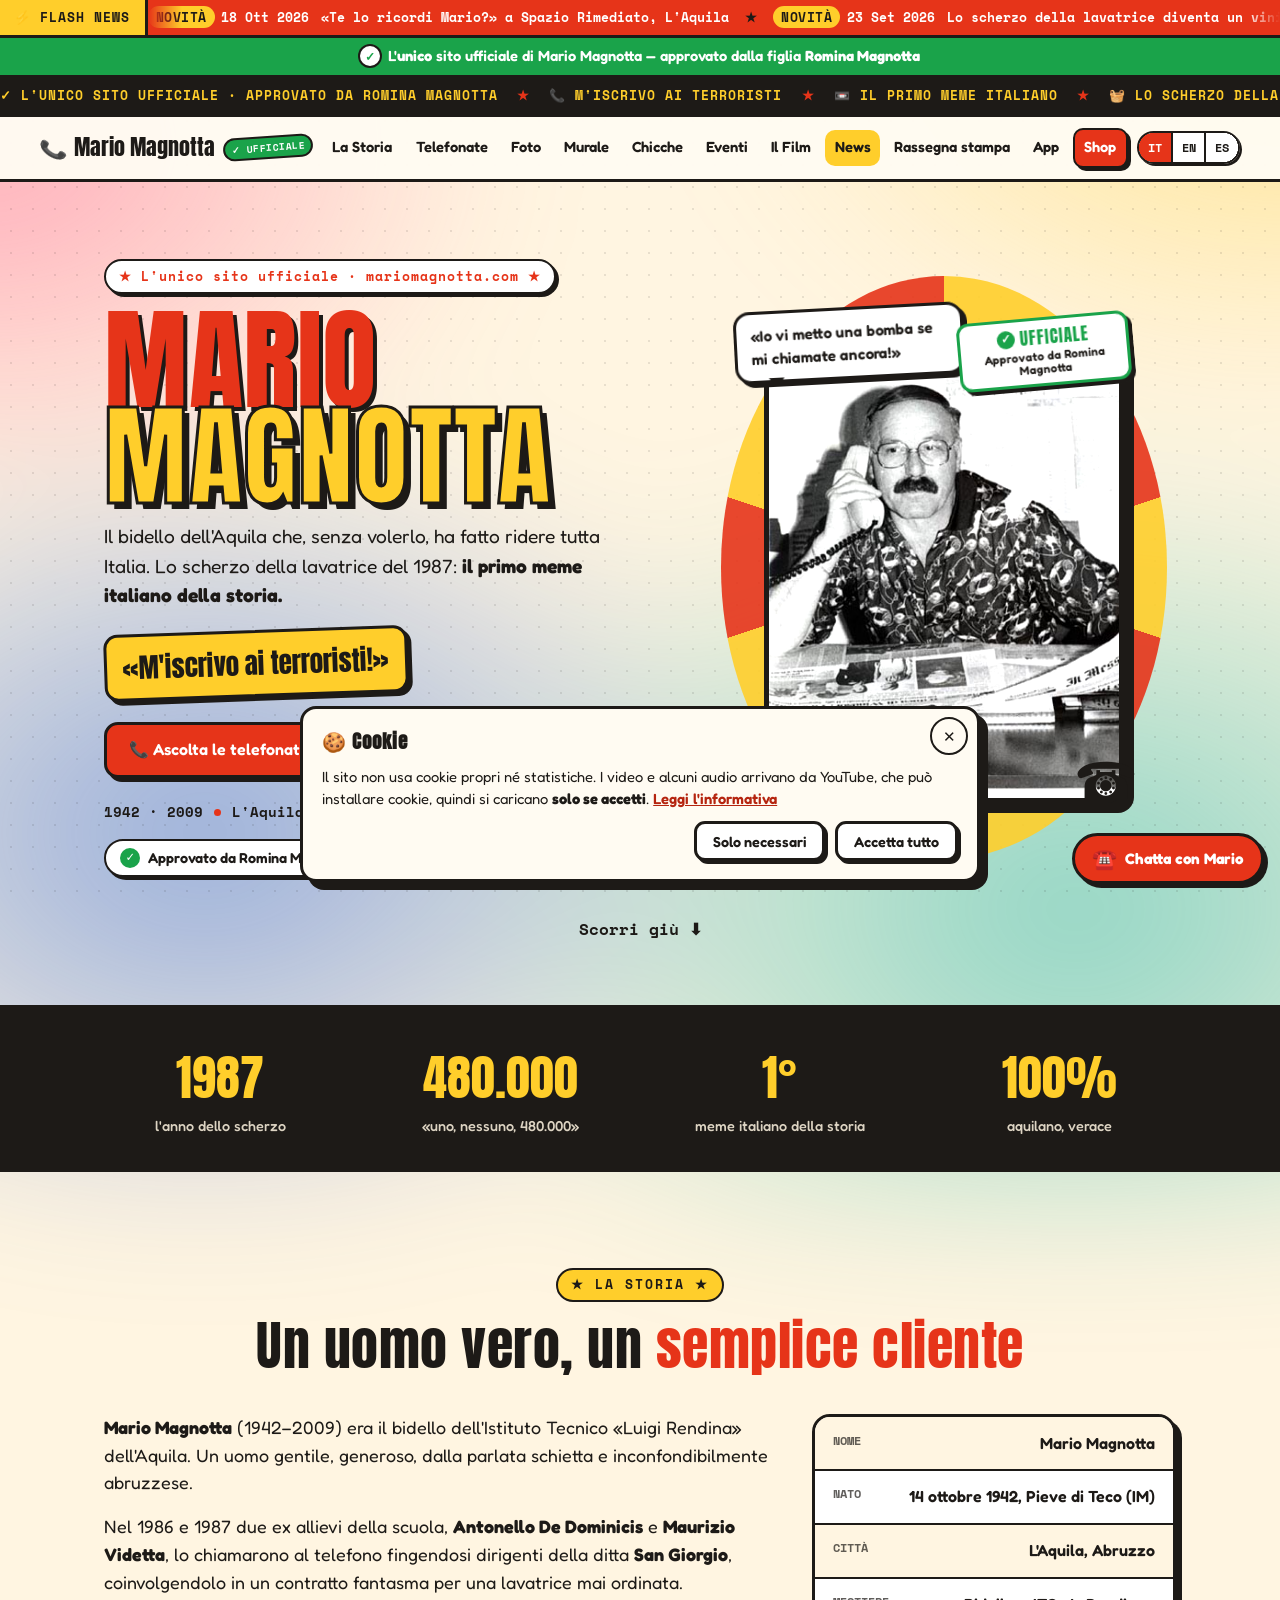
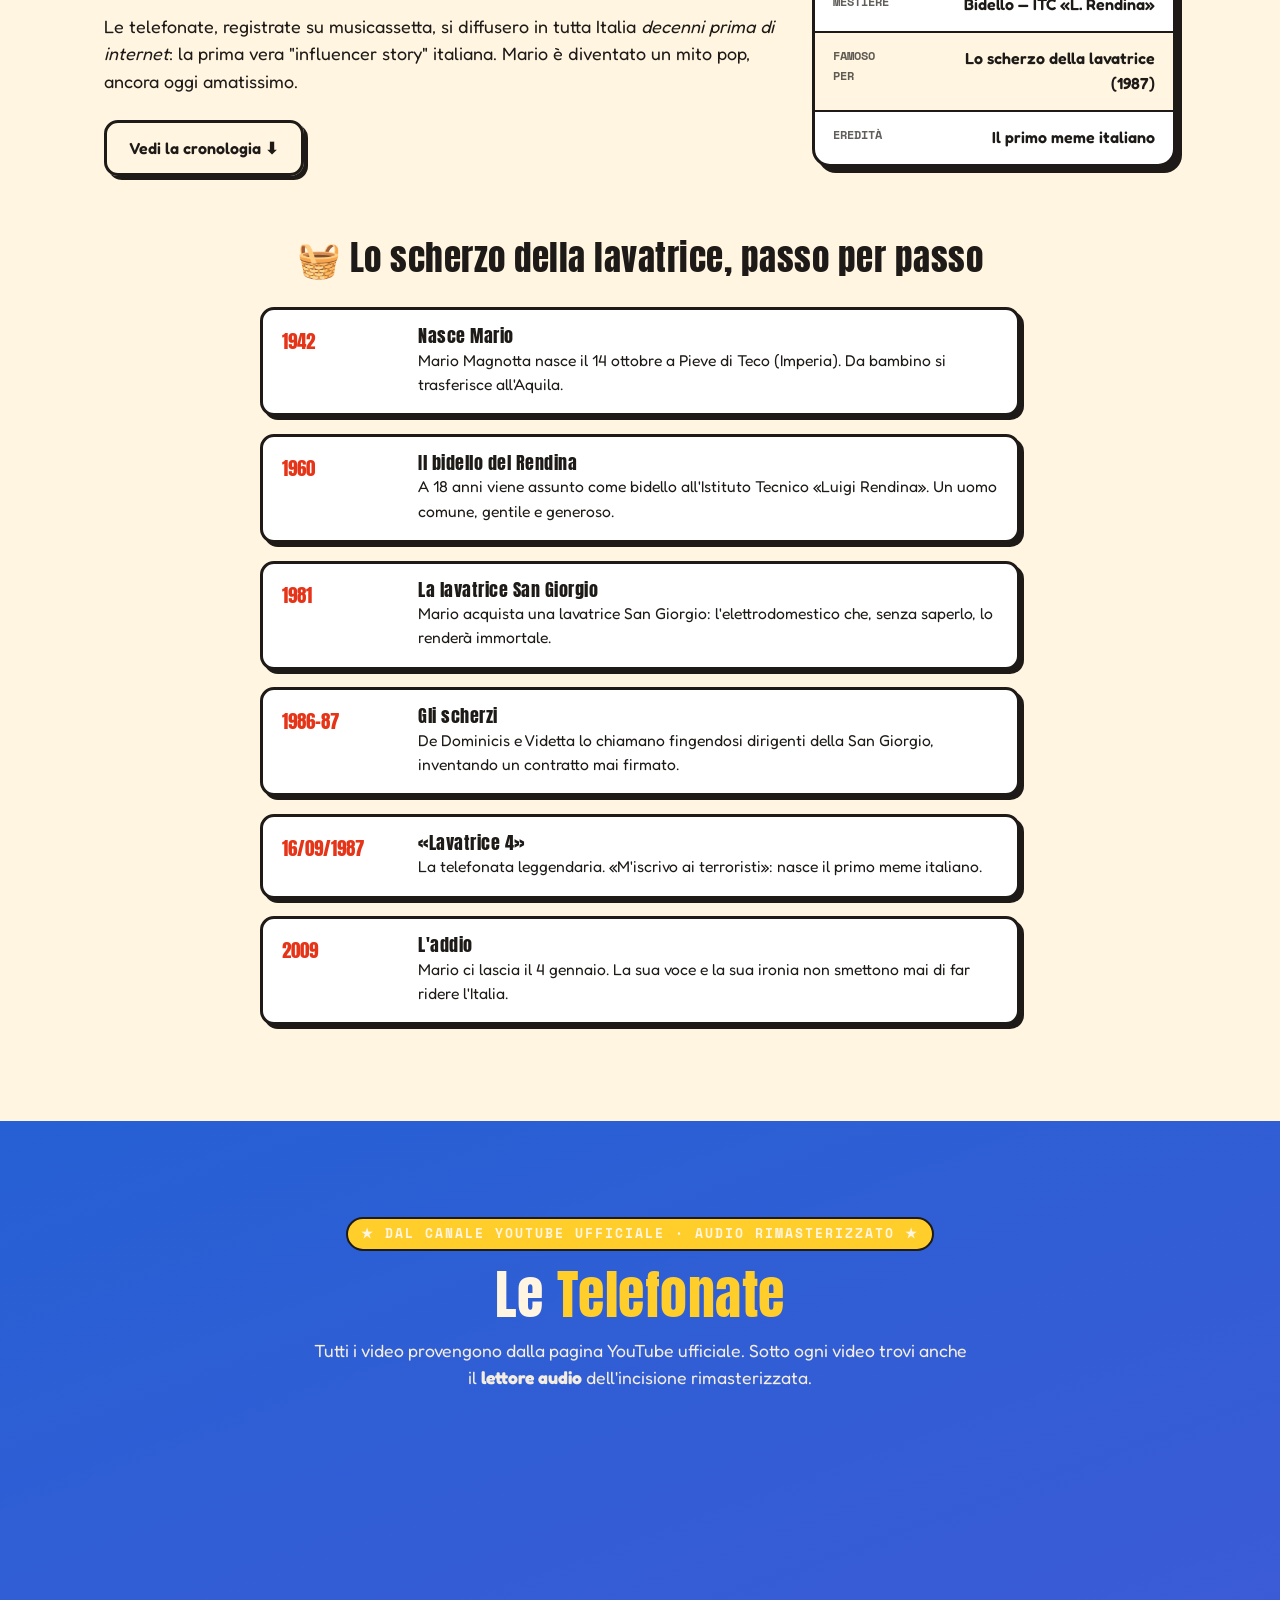
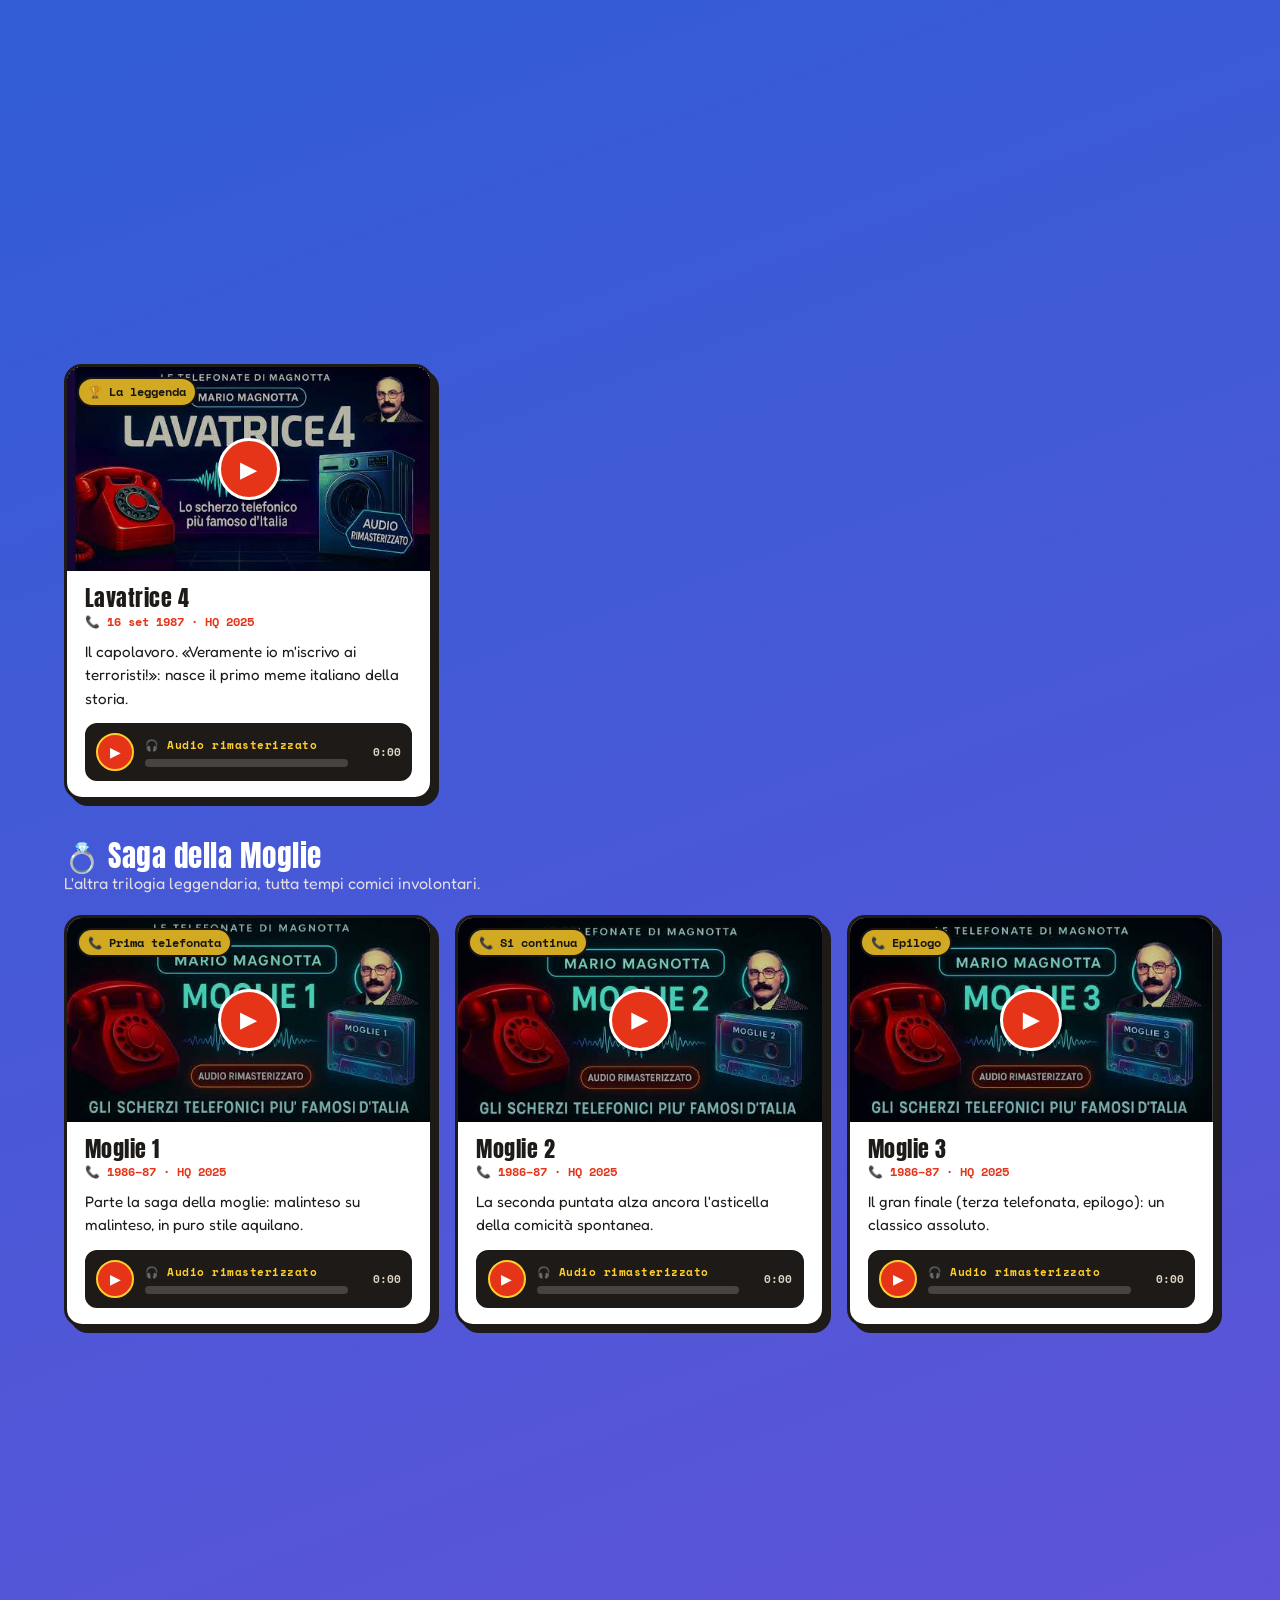
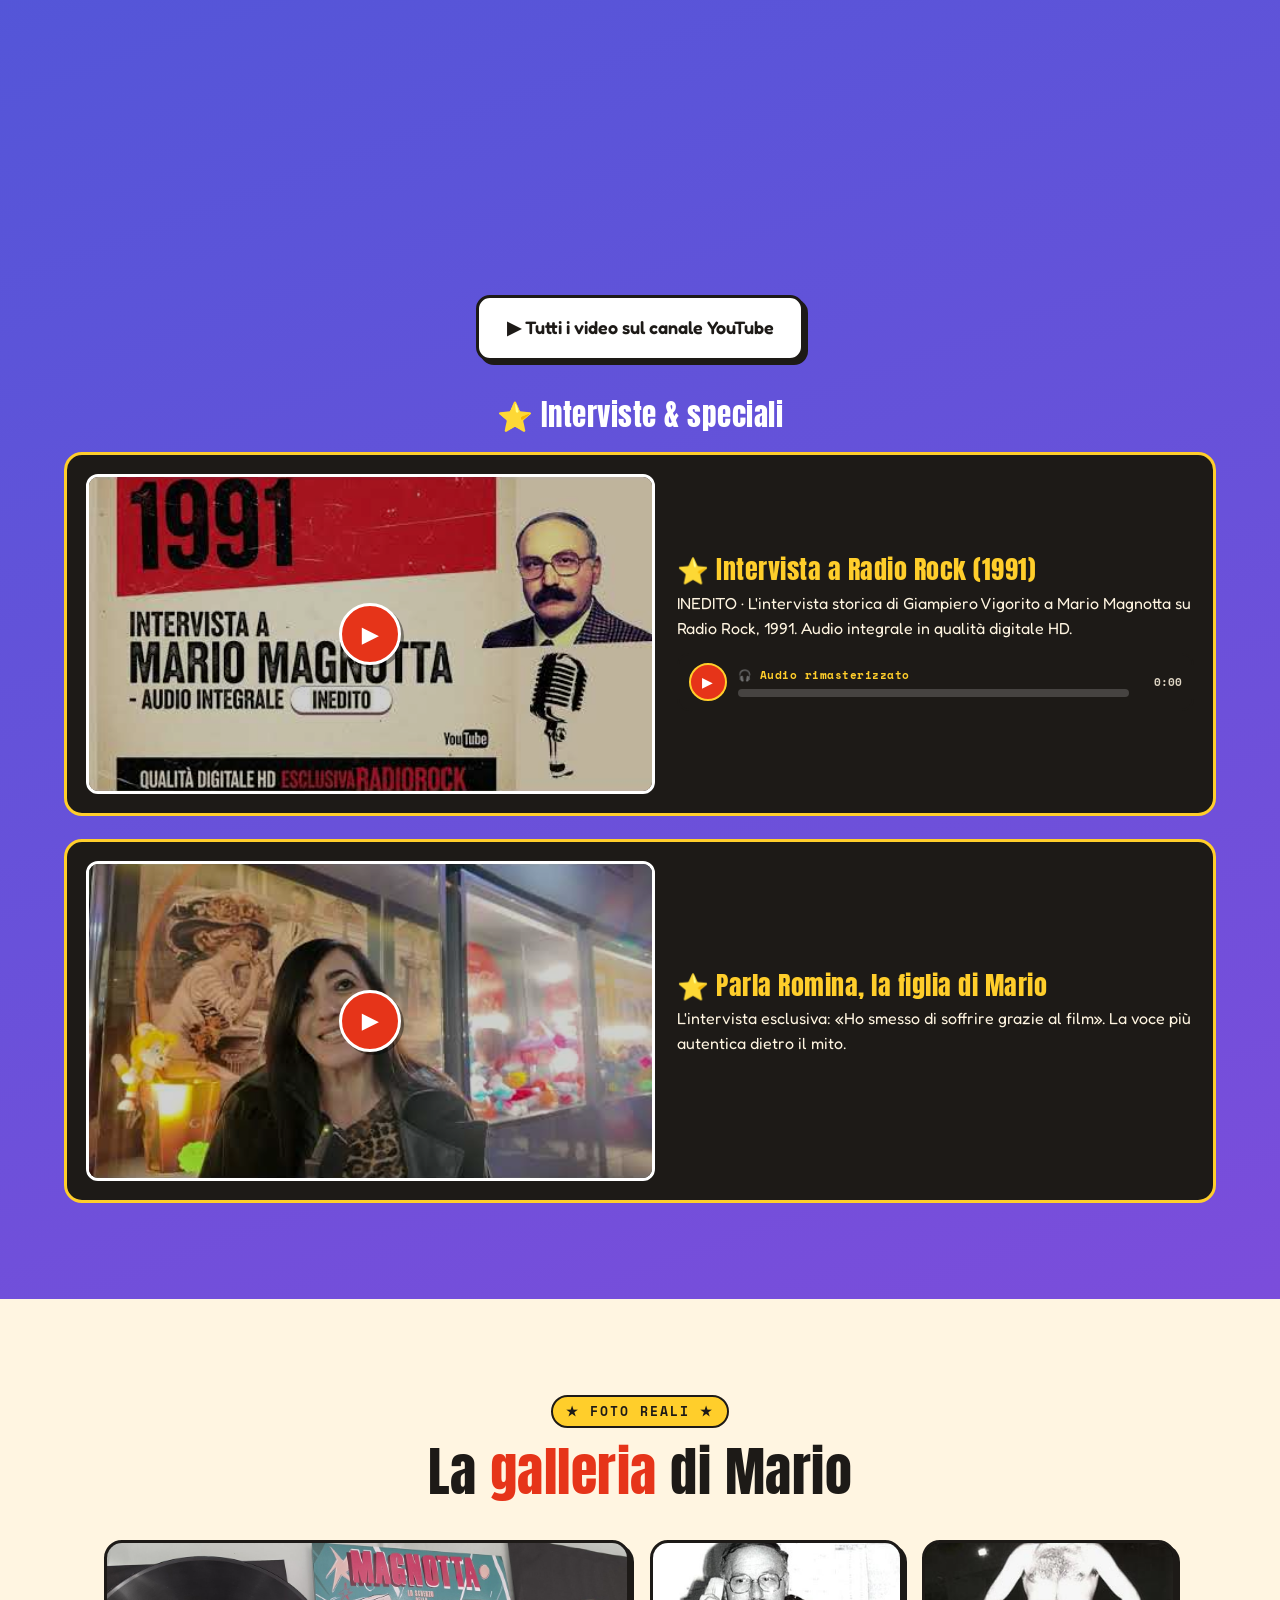
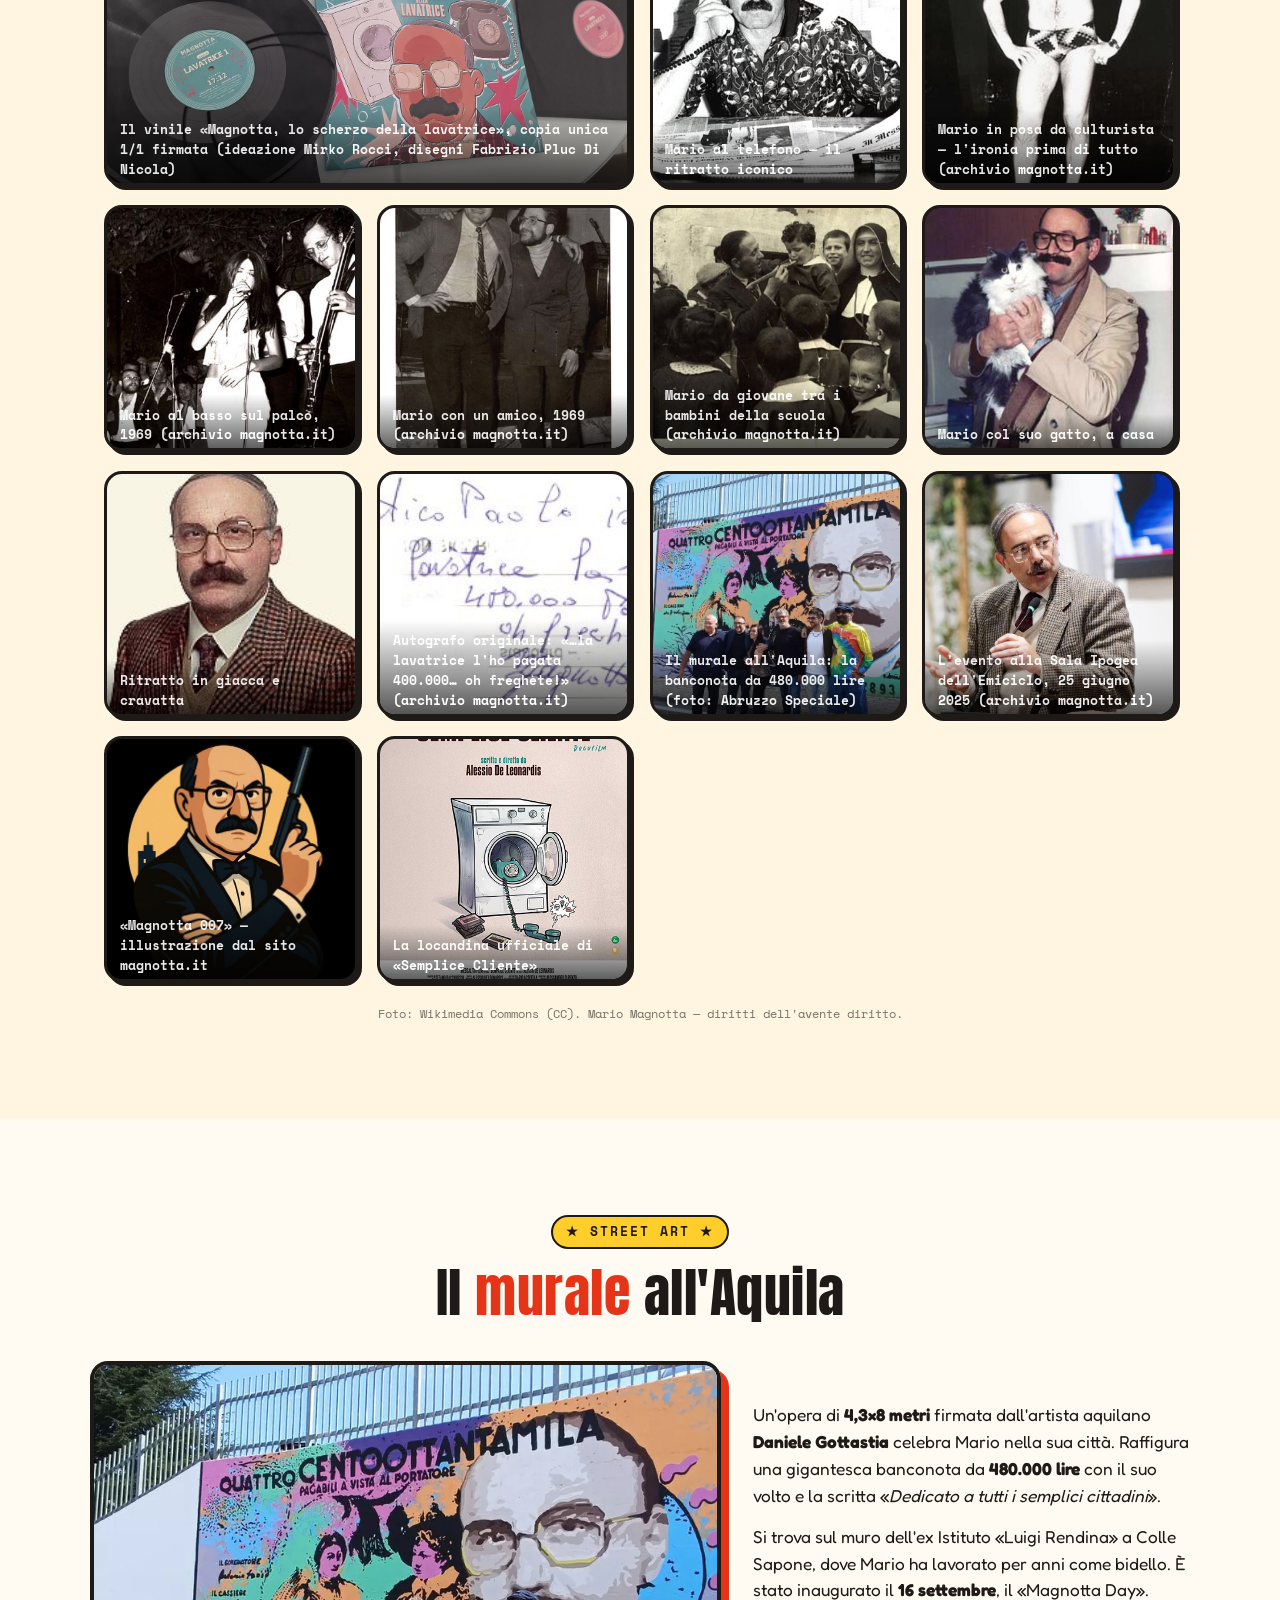
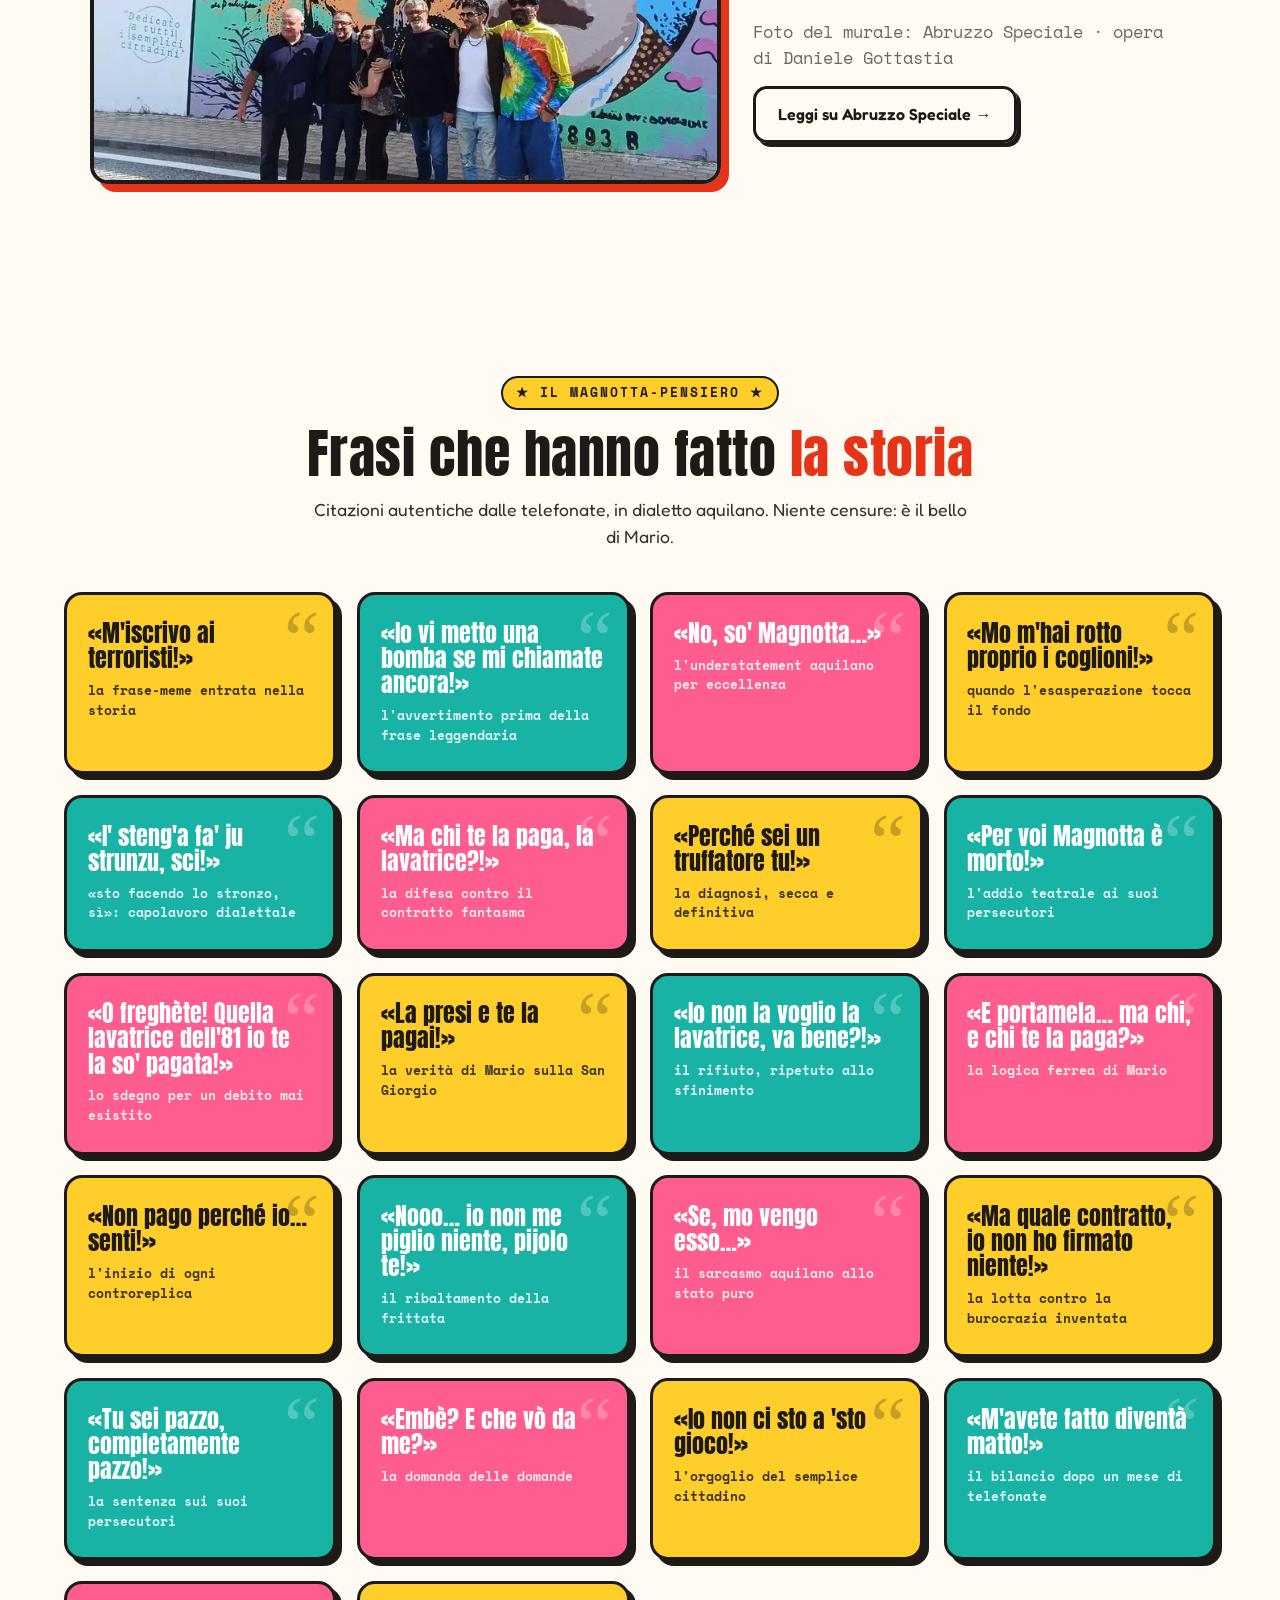
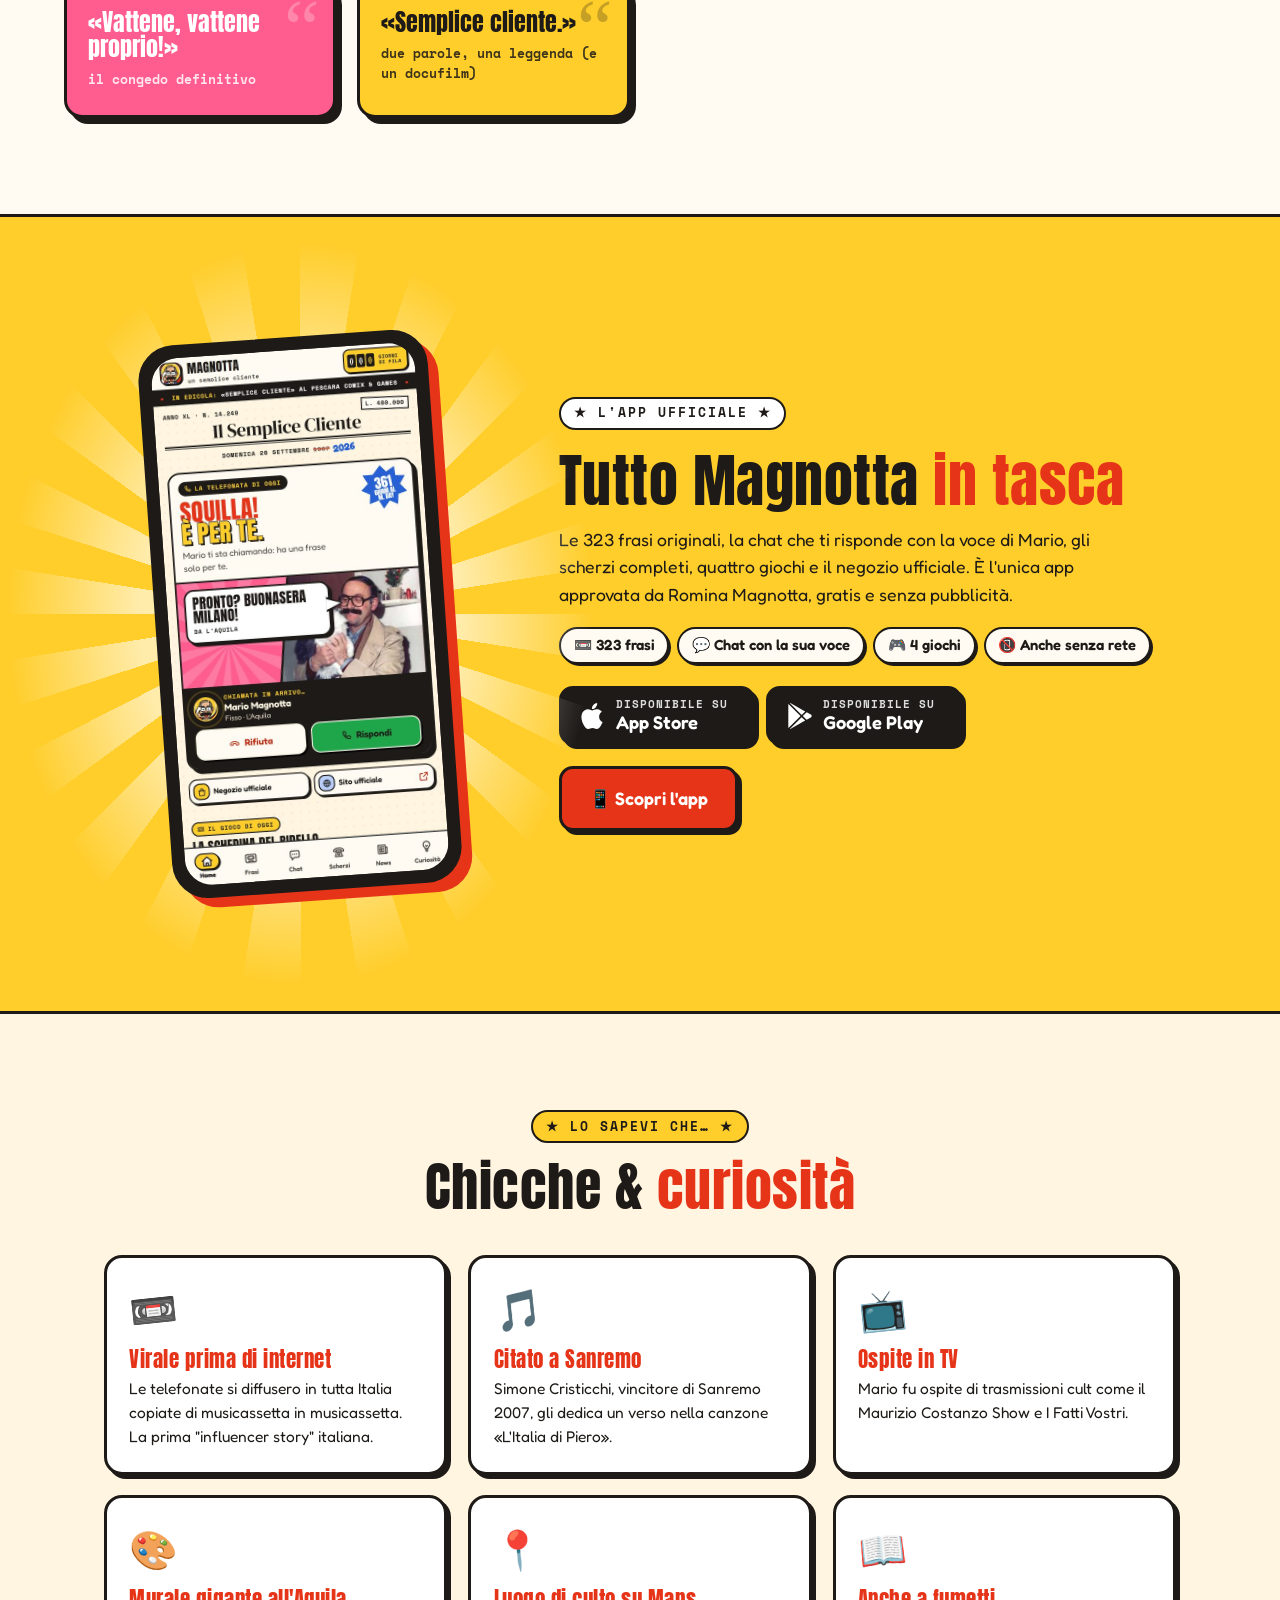
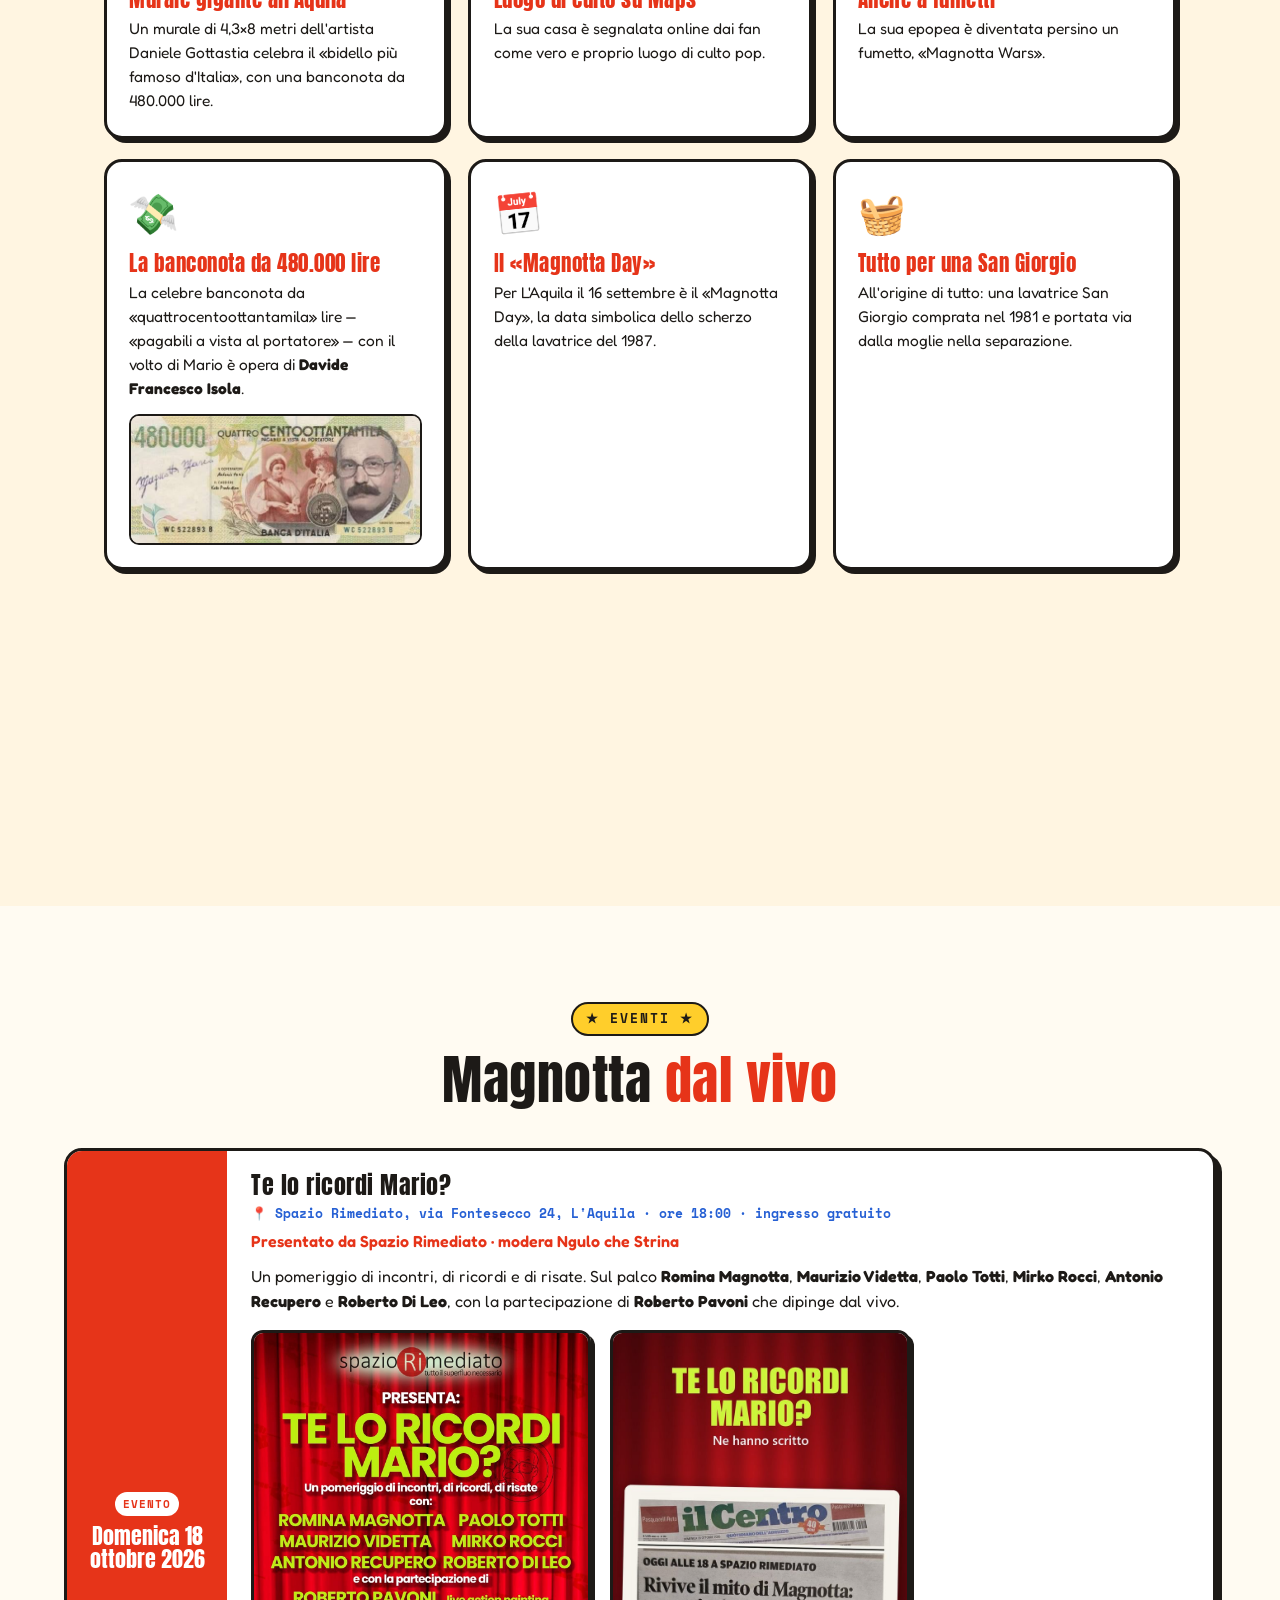
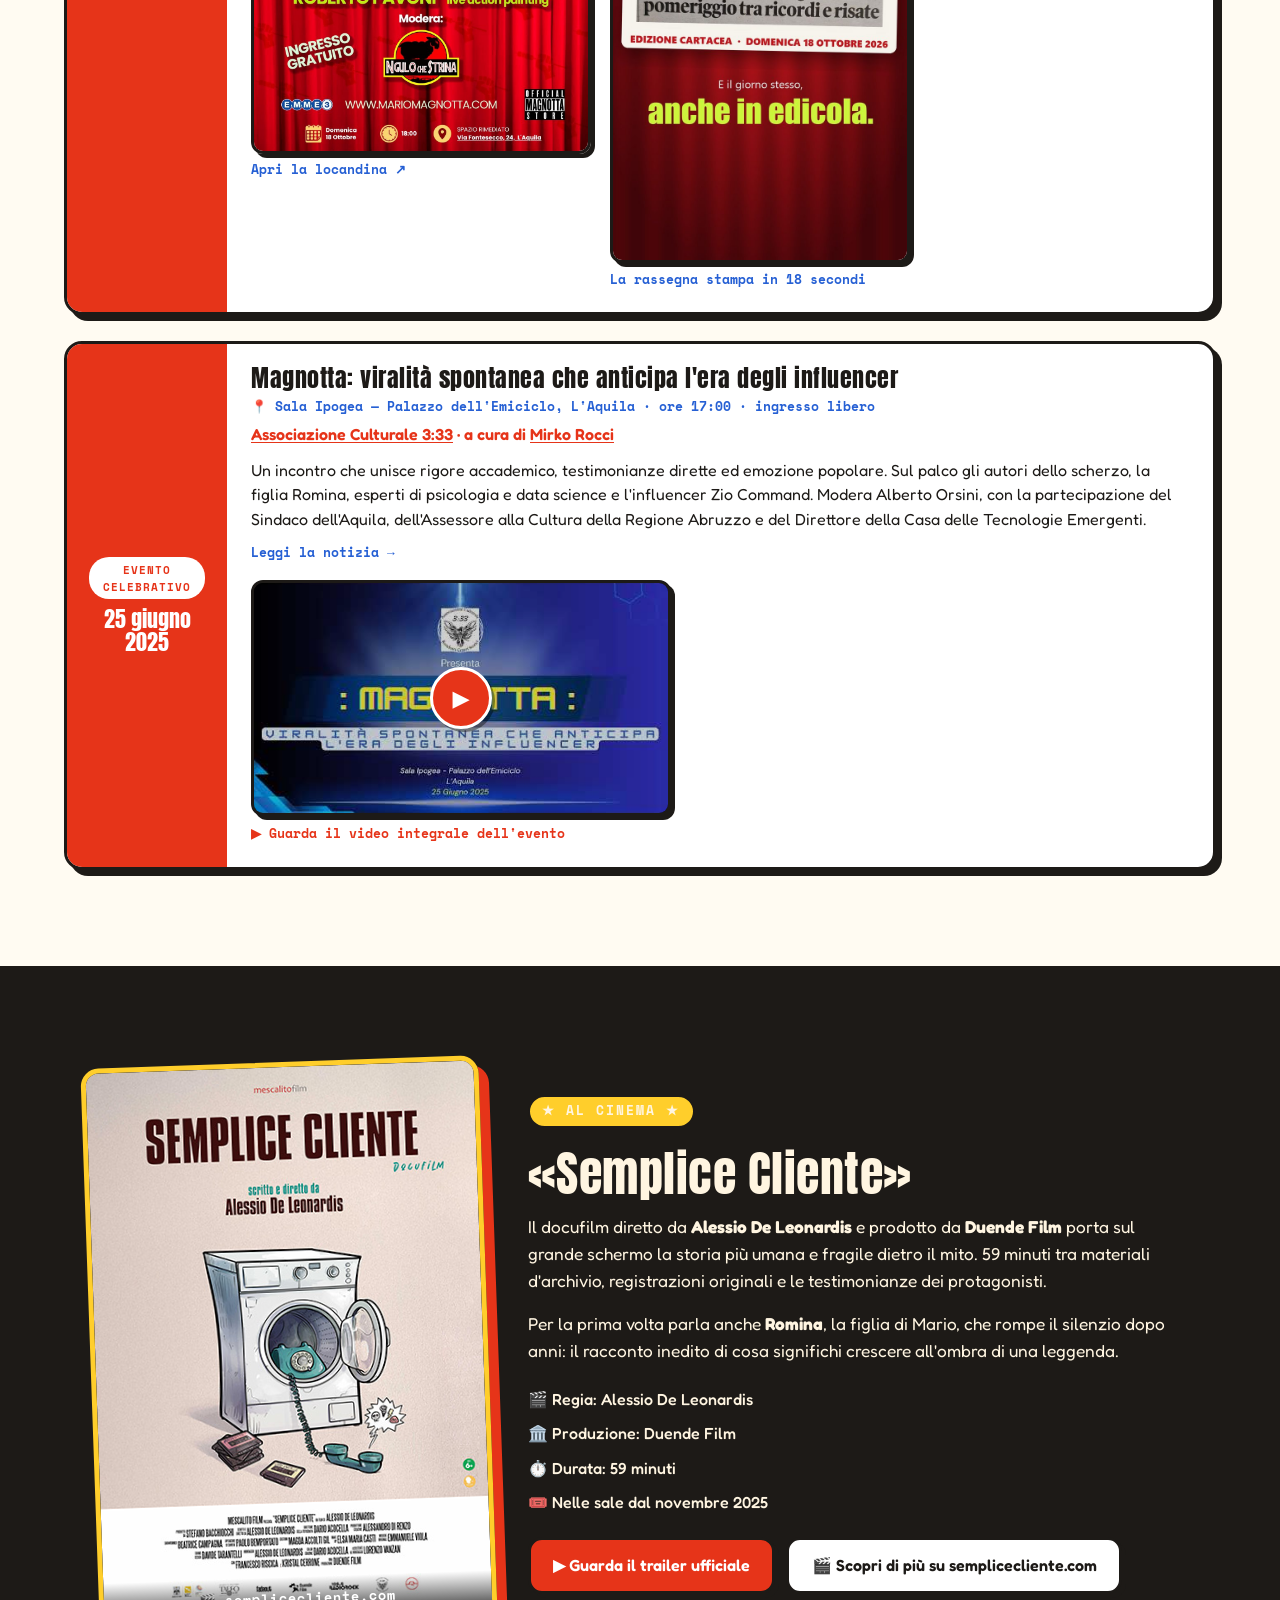
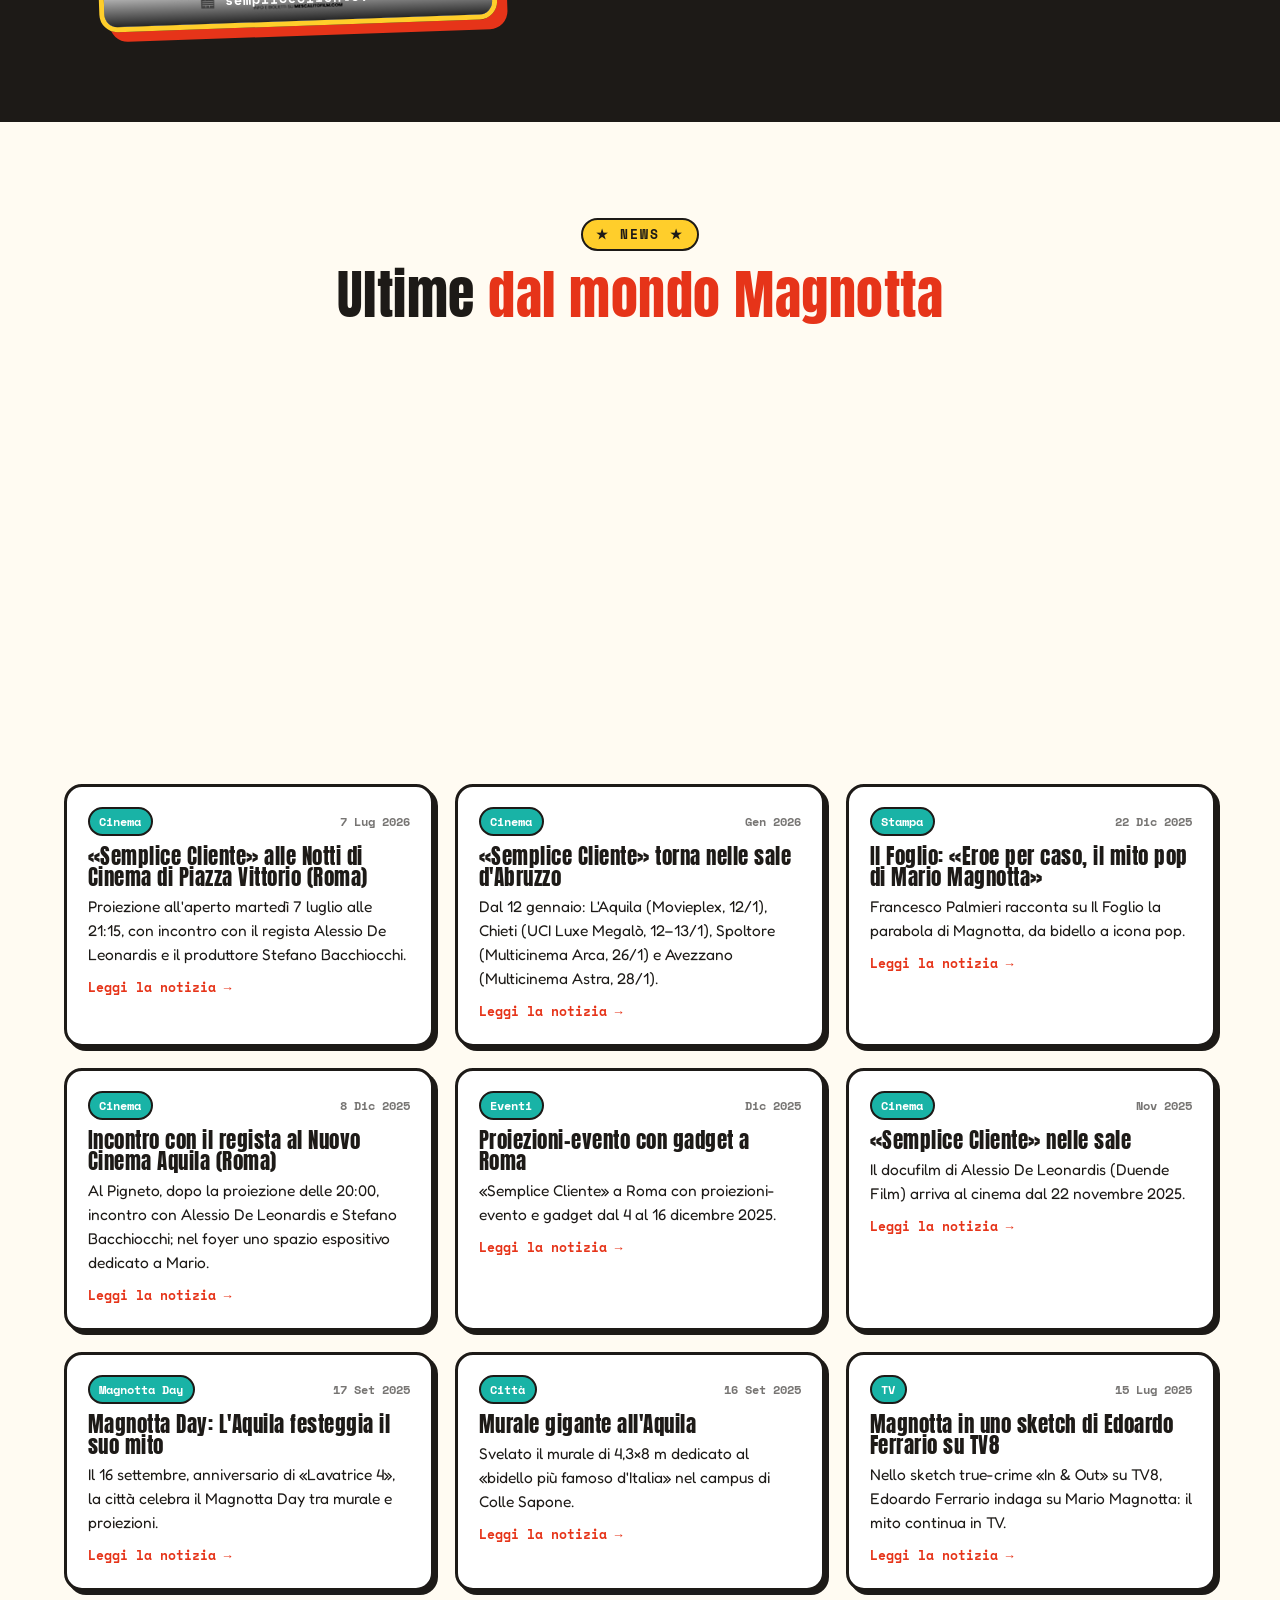
<file: index.html>
<!DOCTYPE html>
<html lang="it">
<head>
<meta charset="UTF-8" />
<meta name="viewport" content="width=device-width, initial-scale=1.0" />
<!-- Sicurezza (vedi anche SECURITY.md per gli header lato server) -->
<meta http-equiv="Content-Security-Policy" content="default-src 'self'; img-src 'self' data:; media-src 'self' https://*.youtube.com; frame-src https://www.youtube-nocookie.com https://www.youtube.com; script-src 'self' https://www.youtube.com https://s.ytimg.com https://static.cloudflareinsights.com 'unsafe-inline'; style-src 'self' 'unsafe-inline'; font-src 'self'; connect-src 'self' https://*.youtube.com https://cloudflareinsights.com; form-action 'self' mailto:; frame-ancestors 'none'; base-uri 'self'; object-src 'none'" />
<meta name="referrer" content="strict-origin-when-cross-origin" />
<title>Mario Magnotta — Sito UFFICIALE (l'unico vero) | Telefonate, lo scherzo della lavatrice, il primo meme italiano</title>
<meta name="description" content="L'unico sito ufficiale di Mario Magnotta, il bidello dell'Aquila diventato leggenda con lo scherzo della lavatrice del 1987: il primo meme italiano. Telefonate e audio rimasterizzati dal canale YouTube ufficiale, foto reali, eventi, news e il docufilm «Semplice Cliente». Diffida delle imitazioni." />
<meta name="keywords" content="Mario Magnotta, scherzo lavatrice, telefonate Magnotta, primo meme italiano, L'Aquila, Semplice Cliente, San Giorgio, m'iscrivo ai terroristi, Romina Magnotta, Duende Film" />
<meta name="author" content="mariomagnotta.com" />
<meta name="robots" content="index, follow, max-image-preview:large" />
<meta name="theme-color" content="#e63419" />
<!-- icona della scheda del browser -->
<link rel="icon" href="/favicon.ico" sizes="32x32" />
<link rel="icon" href="/favicon.svg" type="image/svg+xml" />
<link rel="apple-touch-icon" href="/apple-touch-icon.png" />
<link rel="manifest" href="/site.webmanifest" />
<link rel="canonical" href="https://mariomagnotta.com/" />

<!-- Open Graph -->
<meta property="og:site_name" content="Mario Magnotta — L'unico sito ufficiale" />
<meta property="og:title" content="Mario Magnotta — L'unico sito ufficiale" />
<meta property="og:description" content="Telefonate leggendarie, audio rimasterizzati, foto reali e il docufilm del primo meme italiano. «M'iscrivo ai terroristi!»" />
<meta property="og:type" content="website" />
<meta property="og:url" content="https://mariomagnotta.com/" />
<meta property="og:image" content="https://mariomagnotta.com/assets/img/magnotta-ritratto.jpg" />
<meta property="og:locale" content="it_IT" />
<meta property="og:locale:alternate" content="en_US" />
<meta property="og:locale:alternate" content="es_ES" />
<!-- Twitter -->
<meta name="twitter:card" content="summary_large_image" />
<meta name="twitter:title" content="Mario Magnotta — L'unico sito ufficiale" />
<meta name="twitter:description" content="Il primo meme italiano: telefonate, audio rimasterizzati, foto e il docufilm «Semplice Cliente»." />
<meta name="twitter:image" content="https://mariomagnotta.com/assets/img/magnotta-ritratto.jpg" />

<link rel="preload" href="/assets/fonts/fredoka-latin-400-normal.woff2" as="font" type="font/woff2" crossorigin />
<link rel="stylesheet" href="css/style.css?v=20261117b" />

<!-- Structured data: JSON-LD -->
<script type="application/ld+json">
{
  "@context":"https://schema.org",
  "@graph":[
    {
      "@type":"WebSite",
      "@id":"https://mariomagnotta.com/#website",
      "url":"https://mariomagnotta.com/",
      "name":"Mario Magnotta — Sito ufficiale",
      "alternateName":"L'unico sito ufficiale di Mario Magnotta",
      "inLanguage":["it","en","es"],
      "description":"L'unico sito ufficiale di Mario Magnotta, il primo meme italiano."
    },
    {
      "@type":"Person",
      "@id":"https://mariomagnotta.com/#mario",
      "name":"Mario Magnotta",
      "birthDate":"1942-10-14",
      "birthPlace":"Pieve di Teco, Italia",
      "deathDate":"2009-01-04",
      "deathPlace":"L'Aquila, Italia",
      "jobTitle":"Bidello",
      "nationality":"Italiana",
      "description":"Bidello dell'Aquila diventato fenomeno virale con lo scherzo telefonico della lavatrice del 1987, considerato il primo meme italiano.",
      "image":"https://mariomagnotta.com/assets/img/magnotta-ritratto.jpg",
      "sameAs":["https://it.wikipedia.org/wiki/Mario_Magnotta","https://www.wikidata.org/wiki/Q6764775","https://www.youtube.com/@MarioMagnotta-aq"]
    },
    {
      "@type":"Movie",
      "name":"Semplice Cliente",
      "director":{"@type":"Person","name":"Alessio De Leonardis"},
      "productionCompany":{"@type":"Organization","name":"Duende Film"},
      "datePublished":"2025-11-22",
      "duration":"PT59M",
      "about":{"@id":"https://mariomagnotta.com/#mario"},
      "inLanguage":"it",
      "image":"https://mariomagnotta.com/assets/img/locandina-semplice-cliente.jpg",
      "url":"https://semplicecliente.com"
    },
    {
      "@type":"Event",
      "@id":"https://mariomagnotta.com/#evento-te-lo-ricordi-mario-2026",
      "name":"Te lo ricordi Mario?",
      "description":"Un pomeriggio di incontri, di ricordi e di risate dedicato a Mario Magnotta, con Romina Magnotta, Maurizio Videtta, Paolo Totti, Mirko Rocci, Antonio Recupero e Roberto Di Leo. Roberto Pavoni dipinge dal vivo, modera Ngulo che Strina. Ingresso gratuito.",
      "startDate":"2026-10-18T18:00:00+02:00",
      "endDate":"2026-10-18",
      "eventStatus":"https://schema.org/EventScheduled",
      "eventAttendanceMode":"https://schema.org/OfflineEventAttendanceMode",
      "location":{"@type":"Place","name":"Spazio Rimediato","address":{"@type":"PostalAddress","streetAddress":"Via Fontesecco, 24","addressLocality":"L'Aquila","postalCode":"67100","addressRegion":"AQ","addressCountry":"IT"}},
      "image":"https://mariomagnotta.com/assets/img/te-lo-ricordi-mario.jpg",
      "organizer":{"@type":"Organization","name":"Spazio Rimediato","url":"https://www.facebook.com/spaziorimediato/"},
      "performer":[{"@type":"Person","name":"Romina Magnotta"},{"@type":"Person","name":"Maurizio Videtta"},{"@type":"Person","name":"Paolo Totti"},{"@type":"Person","name":"Mirko Rocci","url":"https://mirkorocci.it/"},{"@type":"Person","name":"Antonio Recupero"},{"@type":"Person","name":"Roberto Di Leo"},{"@type":"Person","name":"Roberto Pavoni"}],
      "offers":{"@type":"Offer","price":"0","priceCurrency":"EUR","availability":"https://schema.org/InStock","validFrom":"2026-10-11","url":"https://mariomagnotta.com/#eventi"},
      "isAccessibleForFree":true,
      "url":"https://mariomagnotta.com/#eventi",
      "about":{"@id":"https://mariomagnotta.com/#mario"}
    },
    {
      "@type":"Event",
      "@id":"https://mariomagnotta.com/#evento-emiciclo-2025",
      "name":"Magnotta: viralità spontanea che anticipa l'era degli influencer",
      "description":"Evento celebrativo dedicato a Mario Magnotta: un incontro che unisce rigore accademico, testimonianze dirette ed emozione popolare. Sul palco gli autori dello scherzo, la figlia Romina, esperti di psicologia e data science e l'influencer Zio Command. Modera Alberto Orsini, con la partecipazione del Sindaco dell'Aquila, dell'Assessore alla Cultura della Regione Abruzzo e del Direttore della Casa delle Tecnologie Emergenti. Ingresso libero.",
      "startDate":"2025-06-25T17:00:00+02:00",
      "endDate":"2025-06-25",
      "eventStatus":"https://schema.org/EventScheduled",
      "eventAttendanceMode":"https://schema.org/OfflineEventAttendanceMode",
      "location":{"@type":"Place","name":"Palazzo dell'Emiciclo — Sala Ipogea","address":{"@type":"PostalAddress","streetAddress":"Via Michele Iacobucci, 4","addressLocality":"L'Aquila","postalCode":"67100","addressRegion":"AQ","addressCountry":"IT"}},
      "image":"https://mariomagnotta.com/assets/img/evento-sala-ipogea.jpg",
      "organizer":[{"@type":"Organization","name":"Associazione Culturale 3:33","url":"https://www.3e33.it/"},{"@type":"Person","name":"Mirko Rocci","url":"https://mirkorocci.it/"}],
      "performer":[{"@type":"Person","name":"Romina Magnotta"},{"@type":"Person","name":"Zio Command"},{"@type":"Person","name":"Alberto Orsini"}],
      "offers":{"@type":"Offer","price":"0","priceCurrency":"EUR","availability":"https://schema.org/InStock","url":"https://mariomagnotta.com/#eventi"},
      "url":"https://mariomagnotta.com/#eventi",
      "about":{"@id":"https://mariomagnotta.com/#mario"}
    }
  ]
}
</script>
</head>
<body>

<!-- animated pop-art backdrop -->
<div class="aurora" aria-hidden="true"></div>
<div class="halftone" aria-hidden="true"></div>
<div class="floaties" aria-hidden="true">
  <span>📞</span><span>🧺</span><span>📼</span><span>☎️</span><span>🧦</span><span>⭐</span><span>📞</span><span>🧺</span>
</div>
<div id="scroll-progress" aria-hidden="true"></div>

<!-- FLASH NEWS: nastro scorrevole con le ultime notizie (generato da NEWS in js/contenuti.js) -->
<div class="flash" id="flash" role="region" aria-label="Ultime notizie">
  <a class="flash-label" href="#news" data-i18n="flash.label">⚡ Flash news</a>
  <div class="flash-viewport">
    <div class="flash-track" id="flash-track"><!--pre:flash-track--><div class="flash-group"><a class="flash-item hot" href="#eventi"><i class="flash-hot">Novità</i><b>18 Ott 2026</b> «Te lo ricordi Mario?» a Spazio Rimediato, L'Aquila</a><span class="flash-sep">★</span><span class="flash-item hot"><i class="flash-hot">Novità</i><b>23 Set 2026</b> Lo scherzo della lavatrice diventa un vinile, copia unica all'asta</span><span class="flash-sep">★</span><a class="flash-item" href="https://nerdando.com/2026/09/16/pescara-comix-2026-semplice-cliente-una-storia-iconica-ed-emozionante/" target="_blank" rel="noopener"><b>13 Set 2026</b> «Semplice Cliente» al Pescara Comix & Games</a><span class="flash-sep">★</span><a class="flash-item" href="https://cinevillageroma.it/notti-di-cinema-a-piazza-vittorio/" target="_blank" rel="noopener"><b>7 Lug 2026</b> «Semplice Cliente» alle Notti di Cinema di Piazza Vittorio (Roma)</a><span class="flash-sep">★</span><a class="flash-item" href="https://www.laquilablog.it/semplice-cliente-torna-al-cinema-il-film-su-magnotta/" target="_blank" rel="noopener"><b>Gen 2026</b> «Semplice Cliente» torna nelle sale d'Abruzzo</a><span class="flash-sep">★</span><a class="flash-item" href="https://www.ilfoglio.it/cultura/2025/12/22/news/eroe-per-caso-il-mito-pop-di-mario-magnotta--118901" target="_blank" rel="noopener"><b>22 Dic 2025</b> Il Foglio: «Eroe per caso, il mito pop di Mario Magnotta»</a><span class="flash-sep">★</span></div><div class="flash-group" aria-hidden="true"><a class="flash-item hot" href="#eventi" tabindex="-1"><i class="flash-hot">Novità</i><b>18 Ott 2026</b> «Te lo ricordi Mario?» a Spazio Rimediato, L'Aquila</a><span class="flash-sep">★</span><span class="flash-item hot"><i class="flash-hot">Novità</i><b>23 Set 2026</b> Lo scherzo della lavatrice diventa un vinile, copia unica all'asta</span><span class="flash-sep">★</span><a class="flash-item" href="https://nerdando.com/2026/09/16/pescara-comix-2026-semplice-cliente-una-storia-iconica-ed-emozionante/" target="_blank" rel="noopener" tabindex="-1"><b>13 Set 2026</b> «Semplice Cliente» al Pescara Comix & Games</a><span class="flash-sep">★</span><a class="flash-item" href="https://cinevillageroma.it/notti-di-cinema-a-piazza-vittorio/" target="_blank" rel="noopener" tabindex="-1"><b>7 Lug 2026</b> «Semplice Cliente» alle Notti di Cinema di Piazza Vittorio (Roma)</a><span class="flash-sep">★</span><a class="flash-item" href="https://www.laquilablog.it/semplice-cliente-torna-al-cinema-il-film-su-magnotta/" target="_blank" rel="noopener" tabindex="-1"><b>Gen 2026</b> «Semplice Cliente» torna nelle sale d'Abruzzo</a><span class="flash-sep">★</span><a class="flash-item" href="https://www.ilfoglio.it/cultura/2025/12/22/news/eroe-per-caso-il-mito-pop-di-mario-magnotta--118901" target="_blank" rel="noopener" tabindex="-1"><b>22 Dic 2025</b> Il Foglio: «Eroe per caso, il mito pop di Mario Magnotta»</a><span class="flash-sep">★</span></div><!--/pre:flash-track--></div>
  </div>
</div>

<!-- barra SITO UFFICIALE -->
<div class="official-bar">
  <span class="official-check">✓</span>
  <span data-i18n-html="official.bar">Sito ufficiale — l'<strong>unico vero</strong> sito ufficiale di Mario Magnotta</span>
</div>

<!-- ticker -->
<div class="ticker" aria-hidden="true">
  <div class="ticker-track">
    <span>✓ L'UNICO SITO UFFICIALE · APPROVATO DA ROMINA MAGNOTTA</span><span>★</span>
    <span>📞 M'ISCRIVO AI TERRORISTI</span><span>★</span>
    <span>📼 IL PRIMO MEME ITALIANO</span><span>★</span>
    <span>🧺 LO SCHERZO DELLA LAVATRICE · 16 SETTEMBRE 1987</span><span>★</span>
    <span>🎬 SEMPLICE CLIENTE · AL CINEMA</span><span>★</span>
    <span>🛒 MERCH SU MAGNOTTAOFFICIAL.COM</span><span>★</span>
    <span>📱 L'APP UFFICIALE · ORA SU APP STORE</span><span>★</span>
    <span>📞 M'ISCRIVO AI TERRORISTI</span><span>★</span>
    <span>📼 IL PRIMO MEME ITALIANO</span><span>★</span>
    <span>🧺 LO SCHERZO DELLA LAVATRICE · 16 SETTEMBRE 1987</span><span>★</span>
    <span>🎬 SEMPLICE CLIENTE · AL CINEMA</span><span>★</span>
    <span>🛒 MERCH SU MAGNOTTAOFFICIAL.COM</span><span>★</span>
    <span>📱 L'APP UFFICIALE · ORA SU APP STORE</span><span>★</span>
  </div>
</div>

<!-- Navbar -->
<header id="navbar">
  <a href="#hero" class="brand">
    <span class="brand-mark">📞</span>
    <span class="brand-name">Mario&nbsp;Magnotta</span>
    <span class="brand-official" data-i18n="official.badge" title="Sito ufficiale">UFFICIALE</span>
  </a>
  <nav class="nav-links" id="nav-links">
    <a href="#storia" data-i18n="nav.storia">La Storia</a>
    <a href="#telefonate" data-i18n="nav.telefonate">Telefonate</a>
    <a href="#galleria" data-i18n="nav.foto">Foto</a>
    <a href="#murale" data-i18n="nav.murale">Murale</a>
    <a href="#chicche" data-i18n="nav.chicche">Chicche</a>
    <a href="#eventi" data-i18n="nav.eventi">Eventi</a>
    <a href="#film" data-i18n="nav.film">Il Film</a>
    <a href="#news" data-i18n="nav.news">News</a>
    <a href="#rassegna" data-i18n="nav.rassegna">Rassegna stampa</a>
    <a href="#app" data-i18n="nav.app">App</a>
    <a href="#shop" class="nav-cta" data-i18n="nav.shop">Shop</a>
  </nav>
  <div class="nav-tools">
    <div class="lang-switch" id="lang-switch" role="group" aria-label="Lingua">
      <button data-lang="it" class="active">IT</button>
      <button data-lang="en">EN</button>
      <button data-lang="es">ES</button>
    </div>
    <button id="menu-toggle" class="menu-toggle" aria-label="Menu" aria-expanded="false"><span></span><span></span><span></span></button>
  </div>
</header>
<div class="nav-backdrop" id="nav-backdrop" aria-hidden="true"></div>

<!-- HERO -->
<section id="hero">
  <div class="hero-inner">
    <div class="hero-text">
      <p class="hero-kicker pop" data-i18n="hero.kicker">★ Il sito ufficiale · mariomagnotta.com ★</p>
      <h1 class="hero-title">
        <span class="line">MARIO</span>
        <span class="line outline">MAGNOTTA</span>
      </h1>
      <p class="hero-sub" data-i18n-html="hero.sub"></p>
      <div class="hero-quote">«M'iscrivo ai terroristi!»</div>
      <div class="hero-cta">
        <a href="#telefonate" class="btn btn-primary" data-i18n="hero.cta.audio">📞 Ascolta le telefonate</a>
        <a href="https://www.youtube.com/@MarioMagnotta-aq" target="_blank" rel="noopener" class="btn btn-yt" data-i18n="hero.cta.yt">▶ Canale YouTube</a>
        <a href="https://magnottaofficial.com" target="_blank" rel="noopener" class="btn btn-ghost" data-i18n="hero.cta.shop">🛒 Shop</a>
      </div>
      <div class="hero-badges">
        <span>1942 · 2009</span><i></i><span>L'Aquila</span><i></i><span>Primo meme 🇮🇹</span>
      </div>
      <p class="hero-endorse"><span class="endorse-check">✓</span> <span data-i18n="official.endorse">Approvato da Romina Magnotta</span></p>
    </div>
    <div class="hero-art">
      <div class="portrait-stage" id="portrait-stage">
        <div class="portrait-burst"></div>
        <div class="portrait-frame">
          <img src="assets/img/magnotta-ritratto.jpg" alt="Mario Magnotta, il bidello dell'Aquila, al telefono" width="383" height="500" />
          <div class="portrait-duotone"></div>
        </div>
        <div class="speech" id="speech">No, so' Magnotta…</div>
        <div class="phone-float">☎️</div>
        <div class="official-seal" title="Sito ufficiale — approvato da Romina Magnotta">
          <span class="seal-top"><span class="seal-check">✓</span> <span data-i18n="official.badge">UFFICIALE</span></span>
          <span class="seal-text" data-i18n="official.endorse">Approvato da Romina Magnotta</span>
        </div>
      </div>
    </div>
  </div>
  <a href="#storia" class="scroll-hint" data-i18n="hero.scroll">Scorri giù ⬇</a>
</section>

<!-- STATS -->
<section id="stats">
  <div class="stats-grid">
    <div class="stat"><div class="stat-num" data-count="1987">0</div><div class="stat-label" data-i18n="stats.year">l'anno dello scherzo</div></div>
    <div class="stat"><div class="stat-num" data-count="480000">0</div><div class="stat-label" data-i18n="stats.lire">«uno, nessuno, 480.000»</div></div>
    <div class="stat"><div class="stat-num" data-count="1" data-suffix="°">0</div><div class="stat-label" data-i18n="stats.meme">meme italiano della storia</div></div>
    <div class="stat"><div class="stat-num" data-count="100" data-suffix="%">0</div><div class="stat-label" data-i18n="stats.aq">aquilano, verace</div></div>
  </div>
</section>

<!-- STORIA -->
<section id="storia" class="section">
  <div class="section-head">
    <span class="eyebrow" data-i18n="storia.eyebrow">★ La Storia ★</span>
    <h2 data-i18n-html="storia.title">Un uomo vero, un <span class="hl">semplice cliente</span></h2>
  </div>
  <div class="storia-grid">
    <div class="storia-lead">
      <p data-i18n-html="storia.p1"></p>
      <p data-i18n-html="storia.p2"></p>
      <p data-i18n-html="storia.p3"></p>
      <a href="#timeline" class="btn btn-ghost" data-i18n="storia.facts">Vedi la cronologia ⬇</a>
    </div>
    <ul class="storia-facts">
      <li><span class="fk" data-i18n="facts.nome">Nome</span><span class="fv">Mario Magnotta</span></li>
      <li><span class="fk" data-i18n="facts.nato">Nato</span><span class="fv" data-i18n="facts.natoV">14 ottobre 1942, Pieve di Teco (IM)</span></li>
      <li><span class="fk" data-i18n="facts.citta">Città</span><span class="fv">L'Aquila, Abruzzo</span></li>
      <li><span class="fk" data-i18n="facts.mestiere">Mestiere</span><span class="fv" data-i18n="facts.mestiereV">Bidello — ITC «L. Rendina»</span></li>
      <li><span class="fk" data-i18n="facts.famoso">Famoso per</span><span class="fv" data-i18n="facts.famosoV">Lo scherzo della lavatrice (1987)</span></li>
      <li><span class="fk" data-i18n="facts.eredita">Eredità</span><span class="fv" data-i18n="facts.eereditaV">Il primo meme italiano</span></li>
    </ul>
  </div>
  <div id="timeline" class="timeline-wrap">
    <h3 class="timeline-title" data-i18n="timeline.title">🧺 Lo scherzo della lavatrice, passo per passo</h3>
    <div class="timeline" id="timeline-list"><!--pre:timeline-list--><div class="tl-item reveal"><div class="tl-anno">1942</div><div><h4>Nasce Mario</h4><p>Mario Magnotta nasce il 14 ottobre a Pieve di Teco (Imperia). Da bambino si trasferisce all'Aquila.</p></div></div><div class="tl-item reveal"><div class="tl-anno">1960</div><div><h4>Il bidello del Rendina</h4><p>A 18 anni viene assunto come bidello all'Istituto Tecnico «Luigi Rendina». Un uomo comune, gentile e generoso.</p></div></div><div class="tl-item reveal"><div class="tl-anno">1981</div><div><h4>La lavatrice San Giorgio</h4><p>Mario acquista una lavatrice San Giorgio: l'elettrodomestico che, senza saperlo, lo renderà immortale.</p></div></div><div class="tl-item reveal"><div class="tl-anno">1986–87</div><div><h4>Gli scherzi</h4><p>De Dominicis e Videtta lo chiamano fingendosi dirigenti della San Giorgio, inventando un contratto mai firmato.</p></div></div><div class="tl-item reveal"><div class="tl-anno">16/09/1987</div><div><h4>«Lavatrice 4»</h4><p>La telefonata leggendaria. «M'iscrivo ai terroristi»: nasce il primo meme italiano.</p></div></div><div class="tl-item reveal"><div class="tl-anno">2009</div><div><h4>L'addio</h4><p>Mario ci lascia il 4 gennaio. La sua voce e la sua ironia non smettono mai di far ridere l'Italia.</p></div></div><!--/pre:timeline-list--></div>
  </div>
</section>

<!-- TELEFONATE -->
<section id="telefonate" class="section section-dark">
  <div class="section-head">
    <span class="eyebrow light" data-i18n="tel.eyebrow">★ Dal canale YouTube ufficiale · audio rimasterizzato ★</span>
    <h2 class="light" data-i18n-html="tel.title">Le <span class="hl-y">Telefonate</span></h2>
    <p class="section-intro light" data-i18n-html="tel.intro"></p>
  </div>
  <div id="gruppi"><!--pre:gruppi--><div class="gruppo"><div class="gruppo-head reveal"><h3>🧺 Saga della Lavatrice</h3><p>Lo scherzo che ha fatto la storia: il contratto fantasma della San Giorgio.</p></div><div class="video-grid"><article class="vcard reveal"><div class="vthumb"><img loading="lazy" src="assets/img/yt/sYP8UNLM4KM.jpg" alt="Lavatrice 1"><span class="vbadge">📞 L'inizio</span><div class="vplay"><span>▶</span></div></div><div class="vbody"><h3>Lavatrice 1</h3><div class="vdate">📞 1987 · HQ 2025</div><p>La prima telefonata: comincia l'incubo del contratto mai firmato. Audio rimasterizzato, versione integrale.</p><div class="audiobar"><button class="ab-play" aria-label="Audio">▶</button>
       <div class="ab-mid"><div class="ab-label">🎧 Audio rimasterizzato</div>
         <div class="ab-track"><div class="ab-fill"></div></div></div>
       <div class="ab-time">0:00</div></div></div></article><article class="vcard reveal"><div class="vthumb"><img loading="lazy" src="assets/img/yt/5Psrny-010I.jpg" alt="Lavatrice 2"><span class="vbadge">📞 Sale la tensione</span><div class="vplay"><span>▶</span></div></div><div class="vbody"><h3>Lavatrice 2</h3><div class="vdate">📞 1987 · HQ 2025</div><p>Barzetti e Marzandelli rincarano la dose. Mario inizia a spazientirsi sul serio.</p><div class="audiobar"><button class="ab-play" aria-label="Audio">▶</button>
       <div class="ab-mid"><div class="ab-label">🎧 Audio rimasterizzato</div>
         <div class="ab-track"><div class="ab-fill"></div></div></div>
       <div class="ab-time">0:00</div></div></div></article><article class="vcard reveal"><div class="vthumb"><img loading="lazy" src="assets/img/yt/pWy6QmBMrJk.jpg" alt="Lavatrice 3"><span class="vbadge">📞 Verso il culmine</span><div class="vplay"><span>▶</span></div></div><div class="vbody"><h3>Lavatrice 3</h3><div class="vdate">📞 1987 · HQ 2025</div><p>L'assurdo tocca vette nuove. Una delle puntate più amate dell'intera saga.</p><div class="audiobar"><button class="ab-play" aria-label="Audio">▶</button>
       <div class="ab-mid"><div class="ab-label">🎧 Audio rimasterizzato</div>
         <div class="ab-track"><div class="ab-fill"></div></div></div>
       <div class="ab-time">0:00</div></div></div></article><article class="vcard reveal"><div class="vthumb"><img loading="lazy" src="assets/img/yt/jcPB62tMOIU.jpg" alt="Lavatrice 4"><span class="vbadge">🏆 La leggenda</span><div class="vplay"><span>▶</span></div></div><div class="vbody"><h3>Lavatrice 4</h3><div class="vdate">📞 16 set 1987 · HQ 2025</div><p>Il capolavoro. «Veramente io m'iscrivo ai terroristi!»: nasce il primo meme italiano della storia.</p><div class="audiobar"><button class="ab-play" aria-label="Audio">▶</button>
       <div class="ab-mid"><div class="ab-label">🎧 Audio rimasterizzato</div>
         <div class="ab-track"><div class="ab-fill"></div></div></div>
       <div class="ab-time">0:00</div></div></div></article></div></div><div class="gruppo"><div class="gruppo-head reveal"><h3>💍 Saga della Moglie</h3><p>L'altra trilogia leggendaria, tutta tempi comici involontari.</p></div><div class="video-grid"><article class="vcard reveal"><div class="vthumb"><img loading="lazy" src="assets/img/yt/8R8BG3F0Cj0.jpg" alt="Moglie 1"><span class="vbadge">📞 Prima telefonata</span><div class="vplay"><span>▶</span></div></div><div class="vbody"><h3>Moglie 1</h3><div class="vdate">📞 1986–87 · HQ 2025</div><p>Parte la saga della moglie: malinteso su malinteso, in puro stile aquilano.</p><div class="audiobar"><button class="ab-play" aria-label="Audio">▶</button>
       <div class="ab-mid"><div class="ab-label">🎧 Audio rimasterizzato</div>
         <div class="ab-track"><div class="ab-fill"></div></div></div>
       <div class="ab-time">0:00</div></div></div></article><article class="vcard reveal"><div class="vthumb"><img loading="lazy" src="assets/img/yt/TeKj0NcL6pg.jpg" alt="Moglie 2"><span class="vbadge">📞 Si continua</span><div class="vplay"><span>▶</span></div></div><div class="vbody"><h3>Moglie 2</h3><div class="vdate">📞 1986–87 · HQ 2025</div><p>La seconda puntata alza ancora l'asticella della comicità spontanea.</p><div class="audiobar"><button class="ab-play" aria-label="Audio">▶</button>
       <div class="ab-mid"><div class="ab-label">🎧 Audio rimasterizzato</div>
         <div class="ab-track"><div class="ab-fill"></div></div></div>
       <div class="ab-time">0:00</div></div></div></article><article class="vcard reveal"><div class="vthumb"><img loading="lazy" src="assets/img/yt/ExshdLmDMAk.jpg" alt="Moglie 3"><span class="vbadge">📞 Epilogo</span><div class="vplay"><span>▶</span></div></div><div class="vbody"><h3>Moglie 3</h3><div class="vdate">📞 1986–87 · HQ 2025</div><p>Il gran finale (terza telefonata, epilogo): un classico assoluto.</p><div class="audiobar"><button class="ab-play" aria-label="Audio">▶</button>
       <div class="ab-mid"><div class="ab-label">🎧 Audio rimasterizzato</div>
         <div class="ab-track"><div class="ab-fill"></div></div></div>
       <div class="ab-time">0:00</div></div></div></article></div></div><div class="gruppo"><div class="gruppo-head reveal"><h3>☎️ Telefono Azzurro</h3><p>Altre perle dall'archivio storico delle telefonate.</p></div><div class="video-grid"><article class="vcard reveal"><div class="vthumb"><img loading="lazy" src="assets/img/yt/leIC9q-nrBU.jpg" alt="Telefono Azzurro 1"><span class="vbadge">📞 Rarità</span><div class="vplay"><span>▶</span></div></div><div class="vbody"><h3>Telefono Azzurro 1</h3><div class="vdate">📞 Archivio</div><p>Un'altra gemma dall'archivio delle telefonate di Mario.</p><div class="audiobar"><button class="ab-play" aria-label="Audio">▶</button>
       <div class="ab-mid"><div class="ab-label">🎧 Audio rimasterizzato</div>
         <div class="ab-track"><div class="ab-fill"></div></div></div>
       <div class="ab-time">0:00</div></div></div></article><article class="vcard reveal"><div class="vthumb"><img loading="lazy" src="assets/img/yt/QytQv58ht_A.jpg" alt="Telefono Azzurro 2"><span class="vbadge">📞 Rarità</span><div class="vplay"><span>▶</span></div></div><div class="vbody"><h3>Telefono Azzurro 2</h3><div class="vdate">📞 Archivio</div><p>Il seguito: ancora comicità involontaria d'autore.</p><div class="audiobar"><button class="ab-play" aria-label="Audio">▶</button>
       <div class="ab-mid"><div class="ab-label">🎧 Audio rimasterizzato</div>
         <div class="ab-track"><div class="ab-fill"></div></div></div>
       <div class="ab-time">0:00</div></div></div></article></div></div><!--/pre:gruppi--></div>
  <div class="yt-cta">
    <a href="https://www.youtube.com/@MarioMagnotta-aq" target="_blank" rel="noopener" class="btn btn-yt btn-big" data-i18n="tel.allyt">▶ Tutti i video sul canale YouTube</a>
  </div>
  <h3 class="speciali-title" data-i18n="tel.speciali">⭐ Interviste &amp; speciali</h3>
  <div class="speciali" id="speciali"><!--pre:speciali--><article class="scard reveal"><div class="vthumb"><img loading="lazy" src="assets/img/yt/a6QC_zW3GOU.jpg" alt="Intervista a Radio Rock (1991)"><div class="vplay"><span>▶</span></div></div><div class="scard-text"><h3>⭐ Intervista a Radio Rock (1991)</h3><p>INEDITO · L'intervista storica di Giampiero Vigorito a Mario Magnotta su Radio Rock, 1991. Audio integrale in qualità digitale HD.</p><div class="audiobar"><button class="ab-play" aria-label="Audio">▶</button>
       <div class="ab-mid"><div class="ab-label">🎧 Audio rimasterizzato</div>
         <div class="ab-track"><div class="ab-fill"></div></div></div>
       <div class="ab-time">0:00</div></div></div></article><article class="scard reveal"><div class="vthumb"><img loading="lazy" src="assets/img/yt/68eTG7Ke9us.jpg" alt="Parla Romina, la figlia di Mario"><div class="vplay"><span>▶</span></div></div><div class="scard-text"><h3>⭐ Parla Romina, la figlia di Mario</h3><p>L'intervista esclusiva: «Ho smesso di soffrire grazie al film». La voce più autentica dietro il mito.</p></div></article><!--/pre:speciali--></div>
</section>

<!-- GALLERIA -->
<section id="galleria" class="section">
  <div class="section-head">
    <span class="eyebrow" data-i18n="gal.eyebrow">★ Foto reali ★</span>
    <h2 data-i18n-html="gal.title">La <span class="hl">galleria</span> di Mario</h2>
  </div>
  <div class="gallery" id="gallery"><!--pre:gallery--><figure class="gal-item reveal" style="--d:0s"><img loading="lazy" src="assets/img/vinile-magnotta.jpg" alt="Il vinile «Magnotta, lo scherzo della lavatrice», copia unica 1/1 firmata (ideazione Mirko Rocci, disegni Fabrizio Pluc Di Nicola)"><figcaption>Il vinile «Magnotta, lo scherzo della lavatrice», copia unica 1/1 firmata (ideazione Mirko Rocci, disegni Fabrizio Pluc Di Nicola)</figcaption></figure><figure class="gal-item reveal" style="--d:0.06s"><img loading="lazy" src="assets/img/magnotta-ritratto.jpg" alt="Mario al telefono — il ritratto iconico"><figcaption>Mario al telefono — il ritratto iconico</figcaption></figure><figure class="gal-item reveal" style="--d:0.12s"><img loading="lazy" src="assets/img/mario-02f.jpg" alt="Mario in posa da culturista — l'ironia prima di tutto (archivio magnotta.it)"><figcaption>Mario in posa da culturista — l'ironia prima di tutto (archivio magnotta.it)</figcaption></figure><figure class="gal-item reveal" style="--d:0.18s"><img loading="lazy" src="assets/img/mario-13.jpg" alt="Mario al basso sul palco, 1969 (archivio magnotta.it)"><figcaption>Mario al basso sul palco, 1969 (archivio magnotta.it)</figcaption></figure><figure class="gal-item reveal" style="--d:0.24s"><img loading="lazy" src="assets/img/mario-17.jpg" alt="Mario con un amico, 1969 (archivio magnotta.it)"><figcaption>Mario con un amico, 1969 (archivio magnotta.it)</figcaption></figure><figure class="gal-item reveal" style="--d:0.3s"><img loading="lazy" src="assets/img/mario-11.jpg" alt="Mario da giovane tra i bambini della scuola (archivio magnotta.it)"><figcaption>Mario da giovane tra i bambini della scuola (archivio magnotta.it)</figcaption></figure><figure class="gal-item reveal" style="--d:0.36s"><img loading="lazy" src="assets/img/magnotta-03.jpg" alt="Mario col suo gatto, a casa"><figcaption>Mario col suo gatto, a casa</figcaption></figure><figure class="gal-item reveal" style="--d:0.42s"><img loading="lazy" src="assets/img/magnotta-02.jpg" alt="Ritratto in giacca e cravatta"><figcaption>Ritratto in giacca e cravatta</figcaption></figure><figure class="gal-item reveal" style="--d:0.48s"><img loading="lazy" src="assets/img/autografo.jpg" alt="Autografo originale: «…la lavatrice l'ho pagata 400.000… oh freghète!» (archivio magnotta.it)"><figcaption>Autografo originale: «…la lavatrice l'ho pagata 400.000… oh freghète!» (archivio magnotta.it)</figcaption></figure><figure class="gal-item reveal" style="--d:0.54s"><img loading="lazy" src="assets/img/murale-magnotta.webp" alt="Il murale all'Aquila: la banconota da 480.000 lire (foto: Abruzzo Speciale)"><figcaption>Il murale all'Aquila: la banconota da 480.000 lire (foto: Abruzzo Speciale)</figcaption></figure><figure class="gal-item reveal" style="--d:0.6s"><img loading="lazy" src="assets/img/evento-sala-ipogea.jpg" alt="L'evento alla Sala Ipogea dell'Emiciclo, 25 giugno 2025 (archivio magnotta.it)"><figcaption>L'evento alla Sala Ipogea dell'Emiciclo, 25 giugno 2025 (archivio magnotta.it)</figcaption></figure><figure class="gal-item reveal" style="--d:0.6599999999999999s"><img loading="lazy" src="assets/img/magnotta-james-bond.png" alt="«Magnotta 007» — illustrazione dal sito magnotta.it"><figcaption>«Magnotta 007» — illustrazione dal sito magnotta.it</figcaption></figure><figure class="gal-item reveal" style="--d:0.72s"><img loading="lazy" src="assets/img/locandina-semplice-cliente.jpg" alt="La locandina ufficiale di «Semplice Cliente»"><figcaption>La locandina ufficiale di «Semplice Cliente»</figcaption></figure><!--/pre:gallery--></div>
  <p class="gal-credit" data-i18n="gal.credit"></p>
</section>

<!-- MURALE -->
<section id="murale" class="section section-cream">
  <div class="section-head">
    <span class="eyebrow" data-i18n="murale.eyebrow">★ Street art ★</span>
    <h2 data-i18n-html="murale.title">Il <span class="hl">murale</span> all'Aquila</h2>
  </div>
  <div class="murale-wrap">
    <a class="murale-img" href="https://www.abruzzospeciale.it/2025/09/16/murales-mario-magnotta-laquila/" target="_blank" rel="noopener" title="Abruzzo Speciale">
      <img src="assets/img/murale-magnotta.webp" alt="Murale di Mario Magnotta all'Aquila: banconota da 480.000 lire, opera di Daniele Gottastia" width="774" height="516" loading="lazy" />
    </a>
    <div class="murale-text">
      <p data-i18n-html="murale.p1"></p>
      <p data-i18n-html="murale.p2"></p>
      <p class="murale-credit" data-i18n="murale.credit"></p>
      <a href="https://www.abruzzospeciale.it/2025/09/16/murales-mario-magnotta-laquila/" target="_blank" rel="noopener" class="btn btn-ghost" data-i18n="murale.read">Leggi su Abruzzo Speciale →</a>
    </div>
  </div>
</section>

<!-- FRASI -->
<section id="frasi" class="section section-cream">
  <div class="section-head">
    <span class="eyebrow" data-i18n="frasi.eyebrow">★ Il Magnotta-pensiero ★</span>
    <h2 data-i18n-html="frasi.title">Frasi che hanno fatto <span class="hl">la storia</span></h2>
    <p class="section-intro" data-i18n="frasi.note"></p>
  </div>
  <div class="frasi-grid" id="frasi-grid"><!--pre:frasi-grid--><div class="frase"><div class="q">«M'iscrivo ai terroristi!»</div><div class="n">la frase-meme entrata nella storia</div></div><div class="frase"><div class="q">«Io vi metto una bomba se mi chiamate ancora!»</div><div class="n">l'avvertimento prima della frase leggendaria</div></div><div class="frase"><div class="q">«No, so' Magnotta…»</div><div class="n">l'understatement aquilano per eccellenza</div></div><div class="frase"><div class="q">«Mo m'hai rotto proprio i coglioni!»</div><div class="n">quando l'esasperazione tocca il fondo</div></div><div class="frase"><div class="q">«I' steng'a fa' ju strunzu, sci!»</div><div class="n">«sto facendo lo stronzo, sì»: capolavoro dialettale</div></div><div class="frase"><div class="q">«Ma chi te la paga, la lavatrice?!»</div><div class="n">la difesa contro il contratto fantasma</div></div><div class="frase"><div class="q">«Perché sei un truffatore tu!»</div><div class="n">la diagnosi, secca e definitiva</div></div><div class="frase"><div class="q">«Per voi Magnotta è morto!»</div><div class="n">l'addio teatrale ai suoi persecutori</div></div><div class="frase"><div class="q">«O freghète! Quella lavatrice dell'81 io te la so' pagata!»</div><div class="n">lo sdegno per un debito mai esistito</div></div><div class="frase"><div class="q">«La presi e te la pagai!»</div><div class="n">la verità di Mario sulla San Giorgio</div></div><div class="frase"><div class="q">«Io non la voglio la lavatrice, va bene?!»</div><div class="n">il rifiuto, ripetuto allo sfinimento</div></div><div class="frase"><div class="q">«E portamela… ma chi, e chi te la paga?»</div><div class="n">la logica ferrea di Mario</div></div><div class="frase"><div class="q">«Non pago perché io… senti!»</div><div class="n">l'inizio di ogni controreplica</div></div><div class="frase"><div class="q">«Nooo… io non me piglio niente, pijolo te!»</div><div class="n">il ribaltamento della frittata</div></div><div class="frase"><div class="q">«Se, mo vengo esso…»</div><div class="n">il sarcasmo aquilano allo stato puro</div></div><div class="frase"><div class="q">«Ma quale contratto, io non ho firmato niente!»</div><div class="n">la lotta contro la burocrazia inventata</div></div><div class="frase"><div class="q">«Tu sei pazzo, completamente pazzo!»</div><div class="n">la sentenza sui suoi persecutori</div></div><div class="frase"><div class="q">«Embè? E che vò da me?»</div><div class="n">la domanda delle domande</div></div><div class="frase"><div class="q">«Io non ci sto a 'sto gioco!»</div><div class="n">l'orgoglio del semplice cittadino</div></div><div class="frase"><div class="q">«M'avete fatto diventà matto!»</div><div class="n">il bilancio dopo un mese di telefonate</div></div><div class="frase"><div class="q">«Vattene, vattene proprio!»</div><div class="n">il congedo definitivo</div></div><div class="frase"><div class="q">«Semplice cliente.»</div><div class="n">due parole, una leggenda (e un docufilm)</div></div><!--/pre:frasi-grid--></div>
</section>

<!-- APP UFFICIALE: fascia che porta alla pagina /app/. Quando l'app esce sugli store,
     i due .store-badge.soon diventano link (istruzioni in GUIDA.md) -->
<section id="app" class="section section-app">
  <div class="app-band">
    <div class="app-visual">
      <figure class="phone phone-tilt"><img src="assets/img/app/home.jpg" alt="La Home dell'app ufficiale Magnotta con la telefonata di oggi" width="540" height="1080" loading="lazy" decoding="async" /></figure>
    </div>
    <div>
      <span class="eyebrow" data-i18n="app.eyebrow">★ L'app ufficiale ★</span>
      <h2 data-i18n-html="app.title">Tutto Magnotta <span class="hl">in tasca</span></h2>
      <p data-i18n="app.text">Le 323 frasi originali, la chat che ti risponde con la voce di Mario, gli scherzi completi, quattro giochi e il negozio ufficiale. È l'unica app approvata da Romina Magnotta, gratis e senza pubblicità.</p>
      <ul class="app-chips">
        <li data-i18n="app.c1">📼 323 frasi</li>
        <li data-i18n="app.c2">💬 Chat con la sua voce</li>
        <li data-i18n="app.c3">🎮 4 giochi</li>
        <li data-i18n="app.c4">📵 Anche senza rete</li>
      </ul>
      <div class="app-stores">
        <a class="store-badge" href="https://apps.apple.com/it/app/magnotta-un-semplice-cliente/id6814653074" target="_blank" rel="noopener"><svg viewBox="0 0 24 24" aria-hidden="true"><path d="M12.152 6.896c-.948 0-2.415-1.078-3.96-1.04-2.04.027-3.91 1.183-4.961 3.014-2.117 3.675-.546 9.103 1.519 12.09 1.013 1.454 2.208 3.09 3.792 3.039 1.52-.065 2.09-.987 3.935-.987 1.831 0 2.35.987 3.96.948 1.637-.026 2.676-1.48 3.676-2.948 1.156-1.688 1.636-3.325 1.662-3.415-.039-.013-3.182-1.221-3.22-4.857-.026-3.04 2.48-4.494 2.597-4.559-1.429-2.09-3.623-2.324-4.39-2.376-2-.156-3.675 1.09-4.61 1.09zM15.53 3.83c.843-1.012 1.4-2.427 1.245-3.83-1.207.052-2.662.805-3.532 1.818-.78.896-1.454 2.338-1.273 3.714 1.338.104 2.715-.688 3.559-1.701"/></svg><span><small data-i18n="app.get">Scarica da</small><b>App Store</b></span></a>
        <a class="store-badge" href="https://play.google.com/store/apps/details?id=com.mariomagnotta.soundboard" target="_blank" rel="noopener"><svg viewBox="0 0 24 24" aria-hidden="true"><path d="M22.018 13.298l-3.919 2.218-3.515-3.493 3.543-3.521 3.891 2.202a1.49 1.49 0 0 1 0 2.594zM1.337.924a1.486 1.486 0 0 0-.112.568v21.017c0 .217.045.419.124.6l11.155-11.087L1.337.924zm12.207 10.065l3.258-3.238L3.45.195a1.466 1.466 0 0 0-.946-.179l11.04 10.973zm0 2.067l-11 10.933c.298.036.612-.016.906-.183l13.324-7.54-3.23-3.21z"/></svg><span><small data-i18n="app.get">Disponibile su</small><b>Google Play</b></span></a>
      </div>
      <a href="app/" class="btn btn-primary btn-big" data-i18n="app.cta">📱 Scopri l'app</a>
    </div>
  </div>
</section>

<!-- CHICCHE -->
<section id="chicche" class="section">
  <div class="section-head">
    <span class="eyebrow" data-i18n="chicche.eyebrow">★ Lo sapevi che… ★</span>
    <h2 data-i18n-html="chicche.title">Chicche &amp; <span class="hl">curiosità</span></h2>
  </div>
  <div class="chicche-grid" id="chicche-grid"><!--pre:chicche-grid--><article class="chicca reveal"><div class="chicca-ico">📼</div><h3>Virale prima di internet</h3><p>Le telefonate si diffusero in tutta Italia copiate di musicassetta in musicassetta. La prima "influencer story" italiana.</p></article><article class="chicca reveal"><div class="chicca-ico">🎵</div><h3>Citato a Sanremo</h3><p>Simone Cristicchi, vincitore di Sanremo 2007, gli dedica un verso nella canzone «L'Italia di Piero».</p></article><article class="chicca reveal"><div class="chicca-ico">📺</div><h3>Ospite in TV</h3><p>Mario fu ospite di trasmissioni cult come il Maurizio Costanzo Show e I Fatti Vostri.</p></article><article class="chicca reveal"><div class="chicca-ico">🎨</div><h3>Murale gigante all'Aquila</h3><p>Un murale di 4,3×8 metri dell'artista Daniele Gottastia celebra il «bidello più famoso d'Italia», con una banconota da 480.000 lire.</p></article><article class="chicca reveal"><div class="chicca-ico">📍</div><h3>Luogo di culto su Maps</h3><p>La sua casa è segnalata online dai fan come vero e proprio luogo di culto pop.</p></article><article class="chicca reveal"><div class="chicca-ico">📖</div><h3>Anche a fumetti</h3><p>La sua epopea è diventata persino un fumetto, «Magnotta Wars».</p></article><article class="chicca reveal"><div class="chicca-ico">💸</div><h3>La banconota da 480.000 lire</h3><p>La celebre banconota da «quattrocentoottantamila» lire — «pagabili a vista al portatore» — con il volto di Mario è opera di <strong>Davide Francesco Isola</strong>.</p><img class="chicca-img" loading="lazy" src="assets/img/banconota-480000.jpg" alt="La banconota da 480.000 lire"></article><article class="chicca reveal"><div class="chicca-ico">📅</div><h3>Il «Magnotta Day»</h3><p>Per L'Aquila il 16 settembre è il «Magnotta Day», la data simbolica dello scherzo della lavatrice del 1987.</p></article><article class="chicca reveal"><div class="chicca-ico">🧺</div><h3>Tutto per una San Giorgio</h3><p>All'origine di tutto: una lavatrice San Giorgio comprata nel 1981 e portata via dalla moglie nella separazione.</p></article><article class="chicca reveal"><div class="chicca-ico">🌍</div><h3>Milioni di visualizzazioni</h3><p>Dalle musicassette a YouTube: le telefonate hanno accumulato milioni di visualizzazioni online.</p></article><article class="chicca reveal"><div class="chicca-ico">🎬</div><h3>Ora è un docufilm</h3><p>«Semplice Cliente» (2025) di Alessio De Leonardis, prodotto da Duende Film, porta la sua storia al cinema.</p></article><!--/pre:chicche-grid--></div>
</section>

<!-- EVENTI -->
<section id="eventi" class="section section-cream">
  <div class="section-head">
    <span class="eyebrow" data-i18n="eventi.eyebrow">★ Eventi ★</span>
    <h2 data-i18n-html="eventi.title">Magnotta <span class="hl">dal vivo</span></h2>
  </div>
  <div class="eventi-grid" id="eventi-grid"><!--pre:eventi-grid--><article class="evento reveal"><div class="ev-date"><span class="ev-badge">Evento</span><span class="ev-day">Domenica 18 ottobre 2026</span></div>
         <div class="ev-body"><h3>Te lo ricordi Mario?</h3><div class="ev-meta">📍 Spazio Rimediato, via Fontesecco 24, L'Aquila · ore 18:00 · ingresso gratuito</div><div class="ev-org">Presentato da Spazio Rimediato · modera Ngulo che Strina</div><p>Un pomeriggio di incontri, di ricordi e di risate. Sul palco <strong>Romina Magnotta</strong>, <strong>Maurizio Videtta</strong>, <strong>Paolo Totti</strong>, <strong>Mirko Rocci</strong>, <strong>Antonio Recupero</strong> e <strong>Roberto Di Leo</strong>, con la partecipazione di <strong>Roberto Pavoni</strong> che dipinge dal vivo.</p>
         
         <div class="ev-media"><a class="ev-poster" href="assets/img/te-lo-ricordi-mario.jpg" target="_blank" rel="noopener"><img loading="lazy" src="assets/img/te-lo-ricordi-mario.jpg" alt="Locandina dell'evento «Te lo ricordi Mario?»" width="1080" height="1350"><span>Apri la locandina ↗</span></a><figure class="ev-reel"><video src="assets/video/rassegna-te-lo-ricordi-mario.mp4?v=20261024" poster="assets/video/rassegna-te-lo-ricordi-mario.jpg?v=20261024" muted="" loop="" playsinline="" preload="none" aria-label="La rassegna stampa in 18 secondi"></video><figcaption>La rassegna stampa in 18 secondi</figcaption></figure></div></div></article><article class="evento reveal"><div class="ev-date"><span class="ev-badge">Evento celebrativo</span><span class="ev-day">25 giugno 2025</span></div>
         <div class="ev-body"><h3>Magnotta: viralità spontanea che anticipa l'era degli influencer</h3><div class="ev-meta">📍 Sala Ipogea — Palazzo dell'Emiciclo, L'Aquila · ore 17:00 · ingresso libero</div><div class="ev-org"><a href="https://3e33.it" target="_blank" rel="noopener" class="inline-link">Associazione Culturale 3:33</a> · a cura di <a href="https://mirkorocci.it" target="_blank" rel="noopener" class="inline-link">Mirko Rocci</a></div><p>Un incontro che unisce rigore accademico, testimonianze dirette ed emozione popolare. Sul palco gli autori dello scherzo, la figlia Romina, esperti di psicologia e data science e l'influencer Zio Command. Modera Alberto Orsini, con la partecipazione del Sindaco dell'Aquila, dell'Assessore alla Cultura della Regione Abruzzo e del Direttore della Casa delle Tecnologie Emergenti.</p>
         <a class="ev-link" href="https://www.ilcapoluogo.it/2025/06/25/mario-magnotta-superstar-laquila-celebra-il-bidello-che-ha-fatto-ridere-tutta-italia-senza-volerlo/" target="_blank" rel="noopener">Leggi la notizia →</a>
         <div class="ev-video"><div class="vthumb"><img loading="lazy" src="assets/img/yt/hQIC4tNF3qo.jpg" alt="Magnotta: viralità spontanea che anticipa l'era degli influencer"><div class="vplay"><span>▶</span></div></div><a class="ev-vlabel" href="https://www.youtube.com/watch?v=hQIC4tNF3qo" target="_blank" rel="noopener">▶ Guarda il video integrale dell'evento</a></div></div></article><!--/pre:eventi-grid--></div>
</section>

<!-- FILM -->
<section id="film" class="section section-film">
  <div class="film-wrap">
    <a class="film-poster" href="https://semplicecliente.com" target="_blank" rel="noopener" title="semplicecliente.com">
      <img src="assets/img/locandina-semplice-cliente.jpg" alt="Locandina ufficiale del docufilm Semplice Cliente di Alessio De Leonardis" width="420" height="600" />
      <span class="film-poster-cta" data-i18n="film.posterCta">🎬 semplicecliente.com</span>
    </a>
    <div class="film-text">
      <span class="eyebrow light" data-i18n="film.eyebrow">★ Al cinema ★</span>
      <h2 class="light">«Semplice Cliente»</h2>
      <p class="light" data-i18n-html="film.p1"></p>
      <p class="light" data-i18n-html="film.p2"></p>
      <ul class="film-facts">
        <li data-i18n="film.f1">🎬 Regia: Alessio De Leonardis</li>
        <li data-i18n="film.f2">🏛️ Produzione: Duende Film</li>
        <li data-i18n="film.f3">⏱️ Durata: 59 minuti</li>
        <li data-i18n="film.f4">🎟️ Nelle sale dal novembre 2025</li>
      </ul>
      <div class="film-cta-row">
        <button class="btn btn-primary" id="trailer-btn" data-i18n="film.trailer">▶ Guarda il trailer ufficiale</button>
        <a href="https://semplicecliente.com" target="_blank" rel="noopener" class="btn btn-yt" data-i18n="film.cta">🎬 Scopri di più su semplicecliente.com</a>
      </div>
      <div class="film-trailer" id="film-trailer" hidden></div>
    </div>
  </div>
</section>

<!-- NEWS -->
<section id="news" class="section section-cream">
  <div class="section-head">
    <span class="eyebrow" data-i18n="news.eyebrow">★ News ★</span>
    <h2 data-i18n-html="news.title">Ultime <span class="hl">dal mondo Magnotta</span></h2>
  </div>
  <div class="news-grid" id="news-grid"><!--pre:news-grid--><a class="newscard reveal hot" href="#eventi"><div class="news-top"><span class="news-tags"><span class="news-tag">Evento</span><span class="news-hot">Novità</span></span><span class="news-date">18 Ott 2026</span></div>
         <h3>«Te lo ricordi Mario?» a Spazio Rimediato, L'Aquila</h3><p>Domenica 18 ottobre alle 18:00 un pomeriggio di incontri, ricordi e risate con Romina Magnotta, Maurizio Videtta, Paolo Totti, Mirko Rocci, Antonio Recupero e Roberto Di Leo. Roberto Pavoni dipinge dal vivo e modera Ngulo che Strina. Spazio Rimediato, via Fontesecco 24, ingresso gratuito.</p><span class="news-link">Leggi la notizia →</span></a><article class="newscard reveal hot"><div class="news-top"><span class="news-tags"><span class="news-tag">Asta</span><span class="news-hot">Novità</span></span><span class="news-date">23 Set 2026</span></div>
         <h3>Lo scherzo della lavatrice diventa un vinile, copia unica all'asta</h3><p>Dopo musicassette, CD e MP3 arriva il 33 giri, in un solo esemplare firmato da Romina Magnotta, dagli autori dello scherzo Maurizio Videtta e Antonello De Dominicis, dal regista Alessio De Leonardis e dal produttore Stefano Bacchiocchi di «Semplice Cliente», da Fabrizio Pluc Di Nicola, autore dei «Magnotta WARS», e dall'ideatore Mirko Rocci. Il disco sarà battuto all'asta in esemplare unico e tutto il ricavato andrà a Romina, la figlia di Mario. I dettagli dell'asta arrivano a breve.</p></article><a class="newscard reveal" href="https://nerdando.com/2026/09/16/pescara-comix-2026-semplice-cliente-una-storia-iconica-ed-emozionante/" target="_blank" rel="noopener"><div class="news-top"><span class="news-tags"><span class="news-tag">Eventi</span></span><span class="news-date">13 Set 2026</span></div>
         <h3>«Semplice Cliente» al Pescara Comix & Games</h3><p>Il docufilm su Mario Magnotta proiettato nel pomeriggio di domenica 13 settembre al Pala Dean Martin di Montesilvano, presentato dal regista Alessio De Leonardis e dal produttore Stefano Bacchiocchi (Duende Film).</p><span class="news-link">Leggi la notizia →</span></a><a class="newscard reveal" href="https://cinevillageroma.it/notti-di-cinema-a-piazza-vittorio/" target="_blank" rel="noopener"><div class="news-top"><span class="news-tags"><span class="news-tag">Cinema</span></span><span class="news-date">7 Lug 2026</span></div>
         <h3>«Semplice Cliente» alle Notti di Cinema di Piazza Vittorio (Roma)</h3><p>Proiezione all'aperto martedì 7 luglio alle 21:15, con incontro con il regista Alessio De Leonardis e il produttore Stefano Bacchiocchi.</p><span class="news-link">Leggi la notizia →</span></a><a class="newscard reveal" href="https://www.laquilablog.it/semplice-cliente-torna-al-cinema-il-film-su-magnotta/" target="_blank" rel="noopener"><div class="news-top"><span class="news-tags"><span class="news-tag">Cinema</span></span><span class="news-date">Gen 2026</span></div>
         <h3>«Semplice Cliente» torna nelle sale d'Abruzzo</h3><p>Dal 12 gennaio: L'Aquila (Movieplex, 12/1), Chieti (UCI Luxe Megalò, 12–13/1), Spoltore (Multicinema Arca, 26/1) e Avezzano (Multicinema Astra, 28/1).</p><span class="news-link">Leggi la notizia →</span></a><a class="newscard reveal" href="https://www.ilfoglio.it/cultura/2025/12/22/news/eroe-per-caso-il-mito-pop-di-mario-magnotta--118901" target="_blank" rel="noopener"><div class="news-top"><span class="news-tags"><span class="news-tag">Stampa</span></span><span class="news-date">22 Dic 2025</span></div>
         <h3>Il Foglio: «Eroe per caso, il mito pop di Mario Magnotta»</h3><p>Francesco Palmieri racconta su Il Foglio la parabola di Magnotta, da bidello a icona pop.</p><span class="news-link">Leggi la notizia →</span></a><a class="newscard reveal" href="https://cinemaaquila.it/evento/incontro-con-il-regista-alessio-de-leonardis-per-semplice-cliente/" target="_blank" rel="noopener"><div class="news-top"><span class="news-tags"><span class="news-tag">Cinema</span></span><span class="news-date">8 Dic 2025</span></div>
         <h3>Incontro con il regista al Nuovo Cinema Aquila (Roma)</h3><p>Al Pigneto, dopo la proiezione delle 20:00, incontro con Alessio De Leonardis e Stefano Bacchiocchi; nel foyer uno spazio espositivo dedicato a Mario.</p><span class="news-link">Leggi la notizia →</span></a><a class="newscard reveal" href="https://www.romatoday.it/eventi/semplice-cliente-leggenda-mario-magnotta-cinema-4-16-dicembre-2025.html" target="_blank" rel="noopener"><div class="news-top"><span class="news-tags"><span class="news-tag">Eventi</span></span><span class="news-date">Dic 2025</span></div>
         <h3>Proiezioni-evento con gadget a Roma</h3><p>«Semplice Cliente» a Roma con proiezioni-evento e gadget dal 4 al 16 dicembre 2025.</p><span class="news-link">Leggi la notizia →</span></a><a class="newscard reveal" href="https://cinecittanews.it/semplice-cliente-in-sala-la-leggenda-di-mario-magnotta/" target="_blank" rel="noopener"><div class="news-top"><span class="news-tags"><span class="news-tag">Cinema</span></span><span class="news-date">Nov 2025</span></div>
         <h3>«Semplice Cliente» nelle sale</h3><p>Il docufilm di Alessio De Leonardis (Duende Film) arriva al cinema dal 22 novembre 2025.</p><span class="news-link">Leggi la notizia →</span></a><a class="newscard reveal" href="https://www.laquilablog.it/magnotta-day-una-maxi-banconota-ricorda-il-bidello-leggenda/" target="_blank" rel="noopener"><div class="news-top"><span class="news-tags"><span class="news-tag">Magnotta Day</span></span><span class="news-date">17 Set 2025</span></div>
         <h3>Magnotta Day: L'Aquila festeggia il suo mito</h3><p>Il 16 settembre, anniversario di «Lavatrice 4», la città celebra il Magnotta Day tra murale e proiezioni.</p><span class="news-link">Leggi la notizia →</span></a><a class="newscard reveal" href="https://www.abruzzospeciale.it/2025/09/16/murales-mario-magnotta-laquila/" target="_blank" rel="noopener"><div class="news-top"><span class="news-tags"><span class="news-tag">Città</span></span><span class="news-date">16 Set 2025</span></div>
         <h3>Murale gigante all'Aquila</h3><p>Svelato il murale di 4,3×8 m dedicato al «bidello più famoso d'Italia» nel campus di Colle Sapone.</p><span class="news-link">Leggi la notizia →</span></a><a class="newscard reveal" href="https://www.youtube.com/watch?v=Agg90ZHiJ3o" target="_blank" rel="noopener"><div class="news-top"><span class="news-tags"><span class="news-tag">TV</span></span><span class="news-date">15 Lug 2025</span></div>
         <h3>Magnotta in uno sketch di Edoardo Ferrario su TV8</h3><p>Nello sketch true-crime «In & Out» su TV8, Edoardo Ferrario indaga su Mario Magnotta: il mito continua in TV.</p><span class="news-link">Leggi la notizia →</span></a><a class="newscard reveal" href="https://www.ilcapoluogo.it/2025/06/25/mario-magnotta-superstar-laquila-celebra-il-bidello-che-ha-fatto-ridere-tutta-italia-senza-volerlo/" target="_blank" rel="noopener"><div class="news-top"><span class="news-tags"><span class="news-tag">Evento</span></span><span class="news-date">Giu 2025</span></div>
         <h3>L'Aquila celebra Magnotta all'Emiciclo</h3><p>Il 25 giugno l'Associazione 3:33 e Mirko Rocci portano Mario all'Emiciclo: scienza, ironia e memoria.</p><span class="news-link">Leggi la notizia →</span></a><!--/pre:news-grid--></div>
</section>

<!-- RASSEGNA STAMPA -->
<section id="rassegna" class="section">
  <div class="section-head">
    <span class="eyebrow" data-i18n="rassegna.eyebrow">★ Rassegna stampa ★</span>
    <h2 data-i18n-html="rassegna.title">Hanno parlato di <span class="hl">Magnotta</span></h2>
    <p class="section-intro" data-i18n="rassegna.intro"></p>
  </div>
  <h3 class="evidenza-title" data-i18n="rassegna.evidenza">In evidenza</h3>
  <div class="evidenza-grid" id="evidenza-grid"><!--pre:evidenza-grid--><a class="evidenza-card reveal" href="https://www.rainews.it/tgr/news/articoli/2026/10/il-semplice-cliente-che-fece-ridere-tutta-italia-ecdd5f6c-cb08-4f06-bb82-d2981ca6aea2.html" target="_blank" rel="noopener"><span class="evid-outlet">Rai News · TGR</span><h3>Il «Semplice cliente» che fece ridere tutta l'Italia</h3><p>Il TGR racconta il docufilm che ricostruisce gli scherzi telefonici a Mario Magnotta e il mito nato da quelle cassette.</p><span class="evid-open">Apri ↗</span></a><a class="evidenza-card reveal" href="https://www.ilpost.it/2023/11/02/mario-magnotta-lavatrice/" target="_blank" rel="noopener"><span class="evid-outlet">Il Post</span><h3>Il più celebre scherzo telefonico italiano di sempre</h3><p>La storia completa dello scherzo della lavatrice e di come è diventato un fenomeno nazionale.</p><span class="evid-open">Apri ↗</span></a><a class="evidenza-card reveal" href="https://www.ilfoglio.it/cultura/2025/12/22/news/eroe-per-caso-il-mito-pop-di-mario-magnotta--118901" target="_blank" rel="noopener"><span class="evid-outlet">Il Foglio</span><h3>Eroe per caso. Il mito pop di Mario Magnotta</h3><p>Francesco Palmieri: da bidello a icona pop, «un'epoca di maggiore libertà».</p><span class="evid-open">Apri ↗</span></a><!--/pre:evidenza-grid--></div>
  <ul class="press-list" id="press-list"><!--pre:press-list--><li class="press-item"><a href="https://realdangerofmusic.com/2026/10/22/te-lo-ricordi-mario-un-successo-levento-dedicato-a-mario-magnotta-tra-emozioni-e-risate/" target="_blank" rel="noopener">
           <span class="press-date">22 Ott 2026</span>
           <span class="press-main"><span class="press-outlet">Danger Of Music</span><span class="press-title">Te lo ricordi Mario? Un successo l'evento dedicato a Mario Magnotta, tra emozioni e risate</span></span>
           <span class="press-open">Apri ↗</span>
         </a></li><li class="press-item"><a href="https://abruzzosera.it/cultura-e-societa/te-lo-ricordi-mario-risate-e-commozione-nel-pomeriggio-dedicato-a-magnotta/" target="_blank" rel="noopener">
           <span class="press-date">21 Ott 2026</span>
           <span class="press-main"><span class="press-outlet">Abruzzo Sera</span><span class="press-title">«Te lo ricordi Mario?». Risate e commozione nel pomeriggio dedicato a Magnotta</span></span>
           <span class="press-open">Apri ↗</span>
         </a></li><li class="press-item"><a href="https://news-town.it/2026/10/18/eventi/te-lo-ricordi-mario-a-spazio-rimediato-un-pomeriggio-per-magnotta/" target="_blank" rel="noopener">
           <span class="press-date">18 Ott 2026</span>
           <span class="press-main"><span class="press-outlet">News-Town</span><span class="press-title">«Te lo ricordi Mario?»: a L'Aquila un pomeriggio per Mario Magnotta</span></span>
           <span class="press-open">Apri ↗</span>
         </a></li><li class="press-item"><a href="https://www.ventonuovo.eu/2026/10/18/un-evento-dedicato-a-mario-magnotta-oggi-a-laquila/" target="_blank" rel="noopener">
           <span class="press-date">18 Ott 2026</span>
           <span class="press-main"><span class="press-outlet">Vento Nuovo</span><span class="press-title">Un evento dedicato a Mario Magnotta oggi a L'Aquila (di Marco Vittoria)</span></span>
           <span class="press-open">Apri ↗</span>
         </a></li><li class="press-item"><a href="assets/img/stampa/il-centro-2026-10-18-testata.jpg" target="_blank" rel="noopener">
           <span class="press-date">18 Ott 2026</span>
           <span class="press-main"><span class="press-outlet">Il Centro (edizione cartacea)</span><span class="press-title">Rivive il mito di Magnotta: pomeriggio tra ricordi e risate</span></span>
           <span class="press-open">Apri ↗</span>
         </a></li><li class="press-item"><a href="https://abruzzolive.it/laquila-ricorda-mario-magnotta-aneddoti-risate-e-omaggio-allo-storico-scherzo-della-lavatrice/" target="_blank" rel="noopener">
           <span class="press-date">17 Ott 2026</span>
           <span class="press-main"><span class="press-outlet">AbruzzoLive</span><span class="press-title">L'Aquila ricorda Mario Magnotta: aneddoti, risate e omaggio allo storico scherzo della lavatrice</span></span>
           <span class="press-open">Apri ↗</span>
         </a></li><li class="press-item"><a href="https://www.laquilablog.it/te-lo-ricordi-mario/" target="_blank" rel="noopener">
           <span class="press-date">17 Ott 2026</span>
           <span class="press-main"><span class="press-outlet">L'Aquila Blog</span><span class="press-title">«Te lo ricordi Mario?»: a Spazio Rimediato il pomeriggio dedicato a Mario Magnotta</span></span>
           <span class="press-open">Apri ↗</span>
         </a></li><li class="press-item"><a href="https://www.rainews.it/tgr/news/articoli/2026/10/il-semplice-cliente-che-fece-ridere-tutta-italia-ecdd5f6c-cb08-4f06-bb82-d2981ca6aea2.html" target="_blank" rel="noopener">
           <span class="press-date">1 Ott 2026</span>
           <span class="press-main"><span class="press-outlet">Rai News · TGR</span><span class="press-title">Il «Semplice cliente» che fece ridere tutta l'Italia</span></span>
           <span class="press-open">Apri ↗</span>
         </a></li><li class="press-item"><a href="https://nerdando.com/2026/09/16/pescara-comix-2026-semplice-cliente-una-storia-iconica-ed-emozionante/" target="_blank" rel="noopener">
           <span class="press-date">16 Set 2026</span>
           <span class="press-main"><span class="press-outlet">Nerdando</span><span class="press-title">Pescara Comix 2026 – «Semplice Cliente», una storia iconica ed emozionante</span></span>
           <span class="press-open">Apri ↗</span>
         </a></li><li class="press-item"><a href="https://www.taxidrivers.it/492154/review/in-sala/semplice-cliente-il-docufilm-sul-mitico-scherzo-a-mario-magnotta.html" target="_blank" rel="noopener">
           <span class="press-date">11 Gen 2026</span>
           <span class="press-main"><span class="press-outlet">Taxidrivers</span><span class="press-title">«Semplice cliente», il docufilm sul mitico scherzo a Mario Magnotta (di Pierpaolo Marcone)</span></span>
           <span class="press-open">Apri ↗</span>
         </a></li><li class="press-item"><a href="https://www.leggo.it/spettacoli/cinema/08_gennaio_2026_mario_magnotta_chi_e_bidello_scherzo_telefonico_lavatrice_film-9285547.html" target="_blank" rel="noopener">
           <span class="press-date">8 Gen 2026</span>
           <span class="press-main"><span class="press-outlet">Leggo</span><span class="press-title">Mario Magnotta, chi era il bidello diventato leggenda: lo scherzo della lavatrice che oggi è un film</span></span>
           <span class="press-open">Apri ↗</span>
         </a></li><li class="press-item"><a href="https://www.chietitoday.it/eventi/cinema/semplice-cliente-film-mario-magnotta-chieti-12-13-gennaio-2026.html" target="_blank" rel="noopener">
           <span class="press-date">Gen 2026</span>
           <span class="press-main"><span class="press-outlet">ChietiToday</span><span class="press-title">All'UCI Cinemas Luxe di Megalò «Semplice Cliente», il film sulla storia di Mario Magnotta</span></span>
           <span class="press-open">Apri ↗</span>
         </a></li><li class="press-item"><a href="https://www.laquilablog.it/semplice-cliente-torna-al-cinema-il-film-su-magnotta/" target="_blank" rel="noopener">
           <span class="press-date">5 Gen 2026</span>
           <span class="press-main"><span class="press-outlet">L'Aquila Blog</span><span class="press-title">«Semplice Cliente», torna al cinema il film su Magnotta</span></span>
           <span class="press-open">Apri ↗</span>
         </a></li><li class="press-item"><a href="https://www.ilfoglio.it/cultura/2025/12/22/news/eroe-per-caso-il-mito-pop-di-mario-magnotta--118901" target="_blank" rel="noopener">
           <span class="press-date">22 Dic 2025</span>
           <span class="press-main"><span class="press-outlet">Il Foglio</span><span class="press-title">Eroe per caso. Il mito pop di Mario Magnotta (di Francesco Palmieri)</span></span>
           <span class="press-open">Apri ↗</span>
         </a></li><li class="press-item"><a href="https://www.romatoday.it/eventi/semplice-cliente-leggenda-mario-magnotta-cinema-4-16-dicembre-2025.html" target="_blank" rel="noopener">
           <span class="press-date">Dic 2025</span>
           <span class="press-main"><span class="press-outlet">RomaToday</span><span class="press-title">«Semplice Cliente»: proiezioni-evento con gadget a Roma (4–16 dicembre)</span></span>
           <span class="press-open">Apri ↗</span>
         </a></li><li class="press-item"><a href="https://www.ilmessaggero.it/video/spettacoli/mario_magnotta_al_cinema_la_storia_dello_scherzo_piu_famoso_d_italia-9220177.html" target="_blank" rel="noopener">
           <span class="press-date">Nov 2025</span>
           <span class="press-main"><span class="press-outlet">Il Messaggero</span><span class="press-title">Al cinema la storia dello scherzo più famoso d'Italia. Intervista al regista</span></span>
           <span class="press-open">Apri ↗</span>
         </a></li><li class="press-item"><a href="https://cinecittanews.it/semplice-cliente-in-sala-la-leggenda-di-mario-magnotta/" target="_blank" rel="noopener">
           <span class="press-date">Nov 2025</span>
           <span class="press-main"><span class="press-outlet">Cinecittà News</span><span class="press-title">«Semplice Cliente», in sala la leggenda di Mario Magnotta</span></span>
           <span class="press-open">Apri ↗</span>
         </a></li><li class="press-item"><a href="https://hotcorn.com/it/film/news/un-semplice-cliente-intervista-ad-alessio-de-leonardis/" target="_blank" rel="noopener">
           <span class="press-date">Nov 2025</span>
           <span class="press-main"><span class="press-outlet">HotCorn</span><span class="press-title">«Un semplice cliente»: intervista ad Alessio De Leonardis</span></span>
           <span class="press-open">Apri ↗</span>
         </a></li><li class="press-item"><a href="https://marsicalive.it/la-presi-e-te-la-pagai-mario-magnotta-e-lo-scherzo-della-lavatrice-il-film-sul-bidello-piu-famoso-ditalia/" target="_blank" rel="noopener">
           <span class="press-date">Nov 2025</span>
           <span class="press-main"><span class="press-outlet">MarsicaLive</span><span class="press-title">«La presi e te la pagai»: il film sul bidello più famoso d'Italia</span></span>
           <span class="press-open">Apri ↗</span>
         </a></li><li class="press-item"><a href="https://www.abruzzoweb.it/semplice-cliente-la-storia-di-mario-magnotta-al-cinema-con-il-film-di-alessio-de-leonardis/" target="_blank" rel="noopener">
           <span class="press-date">Nov 2025</span>
           <span class="press-main"><span class="press-outlet">AbruzzoWeb</span><span class="press-title">«Semplice Cliente», la storia di Mario Magnotta al cinema</span></span>
           <span class="press-open">Apri ↗</span>
         </a></li><li class="press-item"><a href="https://www.ansa.it/abruzzo/notizie/2025/09/16/mito-dopo-scherzo-telefonico-ecco-il-murale-di-mario-magnotta_700637c2-8a66-4702-936c-3fc80725abe4.html" target="_blank" rel="noopener">
           <span class="press-date">16 Set 2025</span>
           <span class="press-main"><span class="press-outlet">ANSA</span><span class="press-title">Mito dopo scherzo telefonico, ecco il murale di Mario Magnotta</span></span>
           <span class="press-open">Apri ↗</span>
         </a></li><li class="press-item"><a href="https://www.abruzzospeciale.it/2025/09/16/murales-mario-magnotta-laquila/" target="_blank" rel="noopener">
           <span class="press-date">16 Set 2025</span>
           <span class="press-main"><span class="press-outlet">Abruzzo Speciale</span><span class="press-title">L'Aquila celebra Mario Magnotta: murales gigante per il «bidello più famoso d'Italia»</span></span>
           <span class="press-open">Apri ↗</span>
         </a></li><li class="press-item"><a href="https://www.ilcapoluogo.it/2025/06/25/mario-magnotta-superstar-laquila-celebra-il-bidello-che-ha-fatto-ridere-tutta-italia-senza-volerlo/" target="_blank" rel="noopener">
           <span class="press-date">25 Giu 2025</span>
           <span class="press-main"><span class="press-outlet">Il Capoluogo</span><span class="press-title">Mario Magnotta superstar, L'Aquila celebra il bidello che ha fatto ridere tutta Italia</span></span>
           <span class="press-open">Apri ↗</span>
         </a></li><li class="press-item"><a href="https://news-town.it/2025/06/24/eventi/magnotta-viralita-spontanea-che-anticipa-lera-degli-influencer-levento-allemiciclo/" target="_blank" rel="noopener">
           <span class="press-date">24 Giu 2025</span>
           <span class="press-main"><span class="press-outlet">News-Town</span><span class="press-title">«Magnotta: viralità spontanea che anticipa l'era degli influencer»: l'evento all'Emiciclo</span></span>
           <span class="press-open">Apri ↗</span>
         </a></li><li class="press-item"><a href="https://www.ondatv.tv/cultura/magnotta-memoria-virale-allaquila-un-evento-che-racconta-la-prima-influencer-story-ditalia/" target="_blank" rel="noopener">
           <span class="press-date">Giu 2025</span>
           <span class="press-main"><span class="press-outlet">OndaTv</span><span class="press-title">Magnotta, Memoria Virale: la prima influencer story d'Italia</span></span>
           <span class="press-open">Apri ↗</span>
         </a></li><li class="press-item"><a href="https://www.ilpost.it/2023/11/02/mario-magnotta-lavatrice/" target="_blank" rel="noopener">
           <span class="press-date">Nov 2023</span>
           <span class="press-main"><span class="press-outlet">Il Post</span><span class="press-title">Il più celebre scherzo telefonico italiano di sempre</span></span>
           <span class="press-open">Apri ↗</span>
         </a></li><li class="press-item"><a href="https://www.ilgiornale.it/news/attualit/bidello-magnotta-e-lavatrice-scherzo-telefonico-pi-famoso-2237189.html" target="_blank" rel="noopener">
           <span class="press-date">Il Giornale</span>
           <span class="press-main"><span class="press-outlet">Il Giornale</span><span class="press-title">Il bidello Magnotta e la lavatrice: lo scherzo telefonico più famoso di sempre</span></span>
           <span class="press-open">Apri ↗</span>
         </a></li><li class="press-item"><a href="https://www.leggo.it/italia/cronache/magnotta_wars_lavatrice_moglie_bidello_scherzo_30_novembre_2017-3399146.html" target="_blank" rel="noopener">
           <span class="press-date">Nov 2017</span>
           <span class="press-main"><span class="press-outlet">Leggo</span><span class="press-title">«Magnotta Wars», il bidello dello scherzo della lavatrice diventa un fumetto</span></span>
           <span class="press-open">Apri ↗</span>
         </a></li><li class="press-item"><a href="https://it.wikipedia.org/wiki/Mario_Magnotta" target="_blank" rel="noopener">
           <span class="press-date">Archivio</span>
           <span class="press-main"><span class="press-outlet">Wikipedia</span><span class="press-title">Mario Magnotta — la voce sull'enciclopedia libera</span></span>
           <span class="press-open">Apri ↗</span>
         </a></li><!--/pre:press-list--></ul>
</section>

<!-- ROMINA / EVENTI ESCLUSIVI -->
<!-- FAQ -->
<section id="faq" class="section section-cream">
  <div class="section-head">
    <span class="eyebrow" data-i18n="faq.eyebrow">★ Le domande di tutti ★</span>
    <h2 data-i18n-html="faq.title">Domande <span class="hl">frequenti</span></h2>
  </div>
  <div class="faq-list" id="faq-list"><!--pre:faq-list--><details class="faq reveal" open=""><summary><h3>Chi era Mario Magnotta?</h3></summary><p>Mario Magnotta era un bidello dell'Istituto Tecnico «Luigi Rendina» all'Aquila, nato il 14 ottobre 1942 a Pieve di Teco (Imperia) e morto il 4 gennaio 2009 a L'Aquila, diventato celebre per lo scherzo telefonico della lavatrice del 1987, considerato il primo meme italiano.</p></details><details class="faq reveal"><summary><h3>Che cos'è lo scherzo della lavatrice?</h3></summary><p>Lo scherzo della lavatrice è una serie di telefonate del 1986-87 in cui De Dominicis e Videtta, fingendosi dirigenti della San Giorgio, inventarono un contratto inesistente per la lavatrice che Mario aveva comprato nel 1981, culminando nella leggendaria «Lavatrice 4» del 16 settembre 1987.</p></details><details class="faq reveal"><summary><h3>Chi fece le telefonate e quando?</h3></summary><p>Le telefonate furono fatte da De Dominicis e Videtta tra il 1986 e il 1987, spacciandosi per dirigenti della San Giorgio e inventando un contratto mai firmato. La chiamata decisiva è «Lavatrice 4», del 16 settembre 1987, diffusa poi in tutta Italia di musicassetta in musicassetta.</p></details><details class="faq reveal"><summary><h3>Che cosa significa «M'iscrivo ai terroristi» e da quale telefonata viene?</h3></summary><p>«M'iscrivo ai terroristi!» è l'esclamazione con cui Mario Magnotta, esasperato dalle finte richieste contrattuali, chiude la telefonata «Lavatrice 4» del 16 settembre 1987, diventando la frase simbolo del primo meme italiano e dell'intera saga.</p></details><details class="faq reveal"><summary><h3>Perché è considerato il primo meme italiano?</h3></summary><p>È considerato il primo meme italiano perché le registrazioni si diffusero capillarmente in Italia copiate di musicassetta in musicassetta ben prima di internet, definita la prima «influencer story» italiana, accumulando poi milioni di visualizzazioni su YouTube e ispirando murales, fumetti e un docufilm.</p></details><details class="faq reveal"><summary><h3>Che cos'è il docufilm «Semplice Cliente»?</h3></summary><p>«Semplice Cliente» è un docufilm del 2025 diretto da Alessio De Leonardis, prodotto da Duende Film, della durata di 59 minuti, uscito nelle sale dal 22 novembre 2025, che racconta la vicenda umana e mediatica di Mario Magnotta.</p></details><details class="faq reveal"><summary><h3>Dove si ascoltano le telefonate originali?</h3></summary><p>Le telefonate originali rimasterizzate in HQ 2025 si ascoltano sul canale YouTube ufficiale https://www.youtube.com/@MarioMagnotta-aq, che include l'intera saga «Lavatrice 1-4», la saga «Moglie 1-3», «Telefono Azzurro 1-2» e l'intervista a Radio Rock del 1991.</p></details><details class="faq reveal"><summary><h3>Perché questo è il sito ufficiale e chi lo ha approvato?</h3></summary><p>Questo è l'unico sito ufficiale perché reca la dicitura «L'UNICO SITO UFFICIALE · APPROVATO DA ROMINA MAGNOTTA», figlia di Mario, e ospita i contenuti autorizzati: audio rimasterizzati, foto d'archivio, eventi, news e il link al docufilm «Semplice Cliente».</p></details><script type="application/ld+json">{"@context":"https://schema.org","@type":"FAQPage","mainEntity":[{"@type":"Question","name":"Chi era Mario Magnotta?","acceptedAnswer":{"@type":"Answer","text":"Mario Magnotta era un bidello dell'Istituto Tecnico «Luigi Rendina» all'Aquila, nato il 14 ottobre 1942 a Pieve di Teco (Imperia) e morto il 4 gennaio 2009 a L'Aquila, diventato celebre per lo scherzo telefonico della lavatrice del 1987, considerato il primo meme italiano."}},{"@type":"Question","name":"Che cos'è lo scherzo della lavatrice?","acceptedAnswer":{"@type":"Answer","text":"Lo scherzo della lavatrice è una serie di telefonate del 1986-87 in cui De Dominicis e Videtta, fingendosi dirigenti della San Giorgio, inventarono un contratto inesistente per la lavatrice che Mario aveva comprato nel 1981, culminando nella leggendaria «Lavatrice 4» del 16 settembre 1987."}},{"@type":"Question","name":"Chi fece le telefonate e quando?","acceptedAnswer":{"@type":"Answer","text":"Le telefonate furono fatte da De Dominicis e Videtta tra il 1986 e il 1987, spacciandosi per dirigenti della San Giorgio e inventando un contratto mai firmato. La chiamata decisiva è «Lavatrice 4», del 16 settembre 1987, diffusa poi in tutta Italia di musicassetta in musicassetta."}},{"@type":"Question","name":"Che cosa significa «M'iscrivo ai terroristi» e da quale telefonata viene?","acceptedAnswer":{"@type":"Answer","text":"«M'iscrivo ai terroristi!» è l'esclamazione con cui Mario Magnotta, esasperato dalle finte richieste contrattuali, chiude la telefonata «Lavatrice 4» del 16 settembre 1987, diventando la frase simbolo del primo meme italiano e dell'intera saga."}},{"@type":"Question","name":"Perché è considerato il primo meme italiano?","acceptedAnswer":{"@type":"Answer","text":"È considerato il primo meme italiano perché le registrazioni si diffusero capillarmente in Italia copiate di musicassetta in musicassetta ben prima di internet, definita la prima «influencer story» italiana, accumulando poi milioni di visualizzazioni su YouTube e ispirando murales, fumetti e un docufilm."}},{"@type":"Question","name":"Che cos'è il docufilm «Semplice Cliente»?","acceptedAnswer":{"@type":"Answer","text":"«Semplice Cliente» è un docufilm del 2025 diretto da Alessio De Leonardis, prodotto da Duende Film, della durata di 59 minuti, uscito nelle sale dal 22 novembre 2025, che racconta la vicenda umana e mediatica di Mario Magnotta."}},{"@type":"Question","name":"Dove si ascoltano le telefonate originali?","acceptedAnswer":{"@type":"Answer","text":"Le telefonate originali rimasterizzate in HQ 2025 si ascoltano sul canale YouTube ufficiale https://www.youtube.com/@MarioMagnotta-aq, che include l'intera saga «Lavatrice 1-4», la saga «Moglie 1-3», «Telefono Azzurro 1-2» e l'intervista a Radio Rock del 1991."}},{"@type":"Question","name":"Perché questo è il sito ufficiale e chi lo ha approvato?","acceptedAnswer":{"@type":"Answer","text":"Questo è l'unico sito ufficiale perché reca la dicitura «L'UNICO SITO UFFICIALE · APPROVATO DA ROMINA MAGNOTTA», figlia di Mario, e ospita i contenuti autorizzati: audio rimasterizzati, foto d'archivio, eventi, news e il link al docufilm «Semplice Cliente»."}}]}</script><!--/pre:faq-list--></div>
</section>

<section id="romina" class="section section-romina">
  <div class="romina-wrap">
    <span class="eyebrow" data-i18n="romina.eyebrow">★ Eventi esclusivi ★</span>
    <h2 data-i18n-html="romina.title">Vuoi organizzare un evento con <span class="hl">Romina Magnotta</span>?</h2>
    <p class="section-intro" data-i18n-html="romina.text"></p>
    <a href="mailto:mirko.rocci@gmail.com?subject=Richiesta%20evento%20con%20Romina%20Magnotta" class="btn btn-primary btn-big" data-i18n="romina.cta">✉️ Scrivi a mirko.rocci@gmail.com</a>
  </div>
</section>

<!-- SHOP -->
<section id="shop" class="section section-shop">
  <div class="shop-wrap">
    <span class="eyebrow" data-i18n="shop.eyebrow">★ Shop ufficiale ★</span>
    <h2 data-i18n-html="shop.title">Il <span class="hl">merchandising</span> ufficiale</h2>
    <p class="section-intro" data-i18n-html="shop.intro">Magliette, poster, portachiavi, action figure e altre chicche dedicate al mito di Mario si acquistano su <strong>magnottaofficial.com</strong>.</p>
    <div class="shop-mock" id="shop-mock"><!--pre:shop-mock--><a class="prod" href="https://magnottaofficial.com/prodotto/mariomagnottaactionfigure/" target="_blank" rel="noopener"><img class="prod-img" src="assets/img/shop/mariomagnottaactionfigure.jpg" alt="Mario Magnotta Action Figure" width="440" height="440" loading="lazy" decoding="async">
         <span class="prod-name">Mario Magnotta Action Figure</span>
         <span class="prod-price">50 €</span>
         <span class="prod-go">Acquista ↗</span></a><a class="prod" href="https://magnottaofficial.com/prodotto/t-shirt-mario-warhol/" target="_blank" rel="noopener"><img class="prod-img" src="assets/img/shop/t-shirt-mario-warhol.jpg" alt="T-Shirt «Mario Warhol»" width="440" height="440" loading="lazy" decoding="async">
         <span class="prod-name">T-Shirt «Mario Warhol»</span>
         <span class="prod-price">20 €</span>
         <span class="prod-go">Acquista ↗</span></a><a class="prod" href="https://magnottaofficial.com/prodotto/t-shirt-super-mario-magnotta/" target="_blank" rel="noopener"><img class="prod-img" src="assets/img/shop/t-shirt-super-mario-magnotta.jpg" alt="T-Shirt «Super Mario Magnotta»" width="440" height="440" loading="lazy" decoding="async">
         <span class="prod-name">T-Shirt «Super Mario Magnotta»</span>
         <span class="prod-price">20 €</span>
         <span class="prod-go">Acquista ↗</span></a><a class="prod" href="https://magnottaofficial.com/prodotto/t-shirt-mario-manuale-distruzioni/" target="_blank" rel="noopener"><img class="prod-img" src="assets/img/shop/t-shirt-mario-manuale-distruzioni.jpg" alt="T-Shirt «MARIO, manuale d’istruzioni»" width="440" height="440" loading="lazy" decoding="async">
         <span class="prod-name">T-Shirt «MARIO, manuale d’istruzioni»</span>
         <span class="prod-price">20 €</span>
         <span class="prod-go">Acquista ↗</span></a><a class="prod" href="https://magnottaofficial.com/prodotto/maglietta-no-so-magnotta-nostalgia-cassetta/" target="_blank" rel="noopener"><img class="prod-img" src="assets/img/shop/maglietta-no-so-magnotta-nostalgia-cassetta.jpg" alt="T-Shirt «Cassetta nostalgia»" width="440" height="440" loading="lazy" decoding="async">
         <span class="prod-name">T-Shirt «Cassetta nostalgia»</span>
         <span class="prod-price">20 €</span>
         <span class="prod-go">Acquista ↗</span></a><a class="prod" href="https://magnottaofficial.com/prodotto/poster-33x70-magnotta/" target="_blank" rel="noopener"><img class="prod-img" src="assets/img/shop/poster-33x70-magnotta.jpg" alt="Poster «Magnotta» 33x70" width="440" height="440" loading="lazy" decoding="async">
         <span class="prod-name">Poster «Magnotta» 33x70</span>
         <span class="prod-price">12 €</span>
         <span class="prod-go">Acquista ↗</span></a><a class="prod" href="https://magnottaofficial.com/prodotto/poster-33x70-lavatrice-meccanica/" target="_blank" rel="noopener"><img class="prod-img" src="assets/img/shop/poster-33x70-lavatrice-meccanica.jpg" alt="Poster «Lavatrice meccanica» 33x70" width="440" height="440" loading="lazy" decoding="async">
         <span class="prod-name">Poster «Lavatrice meccanica» 33x70</span>
         <span class="prod-price">12 €</span>
         <span class="prod-go">Acquista ↗</span></a><a class="prod" href="https://magnottaofficial.com/prodotto/poster-33x70-un-giorno-di-ordinaria-lavanderia/" target="_blank" rel="noopener"><img class="prod-img" src="assets/img/shop/poster-33x70-un-giorno-di-ordinaria-lavanderia.jpg" alt="Poster «Un giorno di ordinaria lavanderia» 33x70" width="440" height="440" loading="lazy" decoding="async">
         <span class="prod-name">Poster «Un giorno di ordinaria lavanderia» 33x70</span>
         <span class="prod-price">12 €</span>
         <span class="prod-go">Acquista ↗</span></a><a class="prod" href="https://magnottaofficial.com/prodotto/portachiavi-toon-mario/" target="_blank" rel="noopener"><img class="prod-img" src="assets/img/shop/portachiavi-toon-mario.jpg" alt="Portachiavi «Toon Mario»" width="440" height="440" loading="lazy" decoding="async">
         <span class="prod-name">Portachiavi «Toon Mario»</span>
         <span class="prod-price">5 €</span>
         <span class="prod-go">Acquista ↗</span></a><a class="prod" href="https://magnottaofficial.com/prodotto/portachiavi-cassetta/" target="_blank" rel="noopener"><img class="prod-img" src="assets/img/shop/portachiavi-cassetta.jpg" alt="Portachiavi «Cassetta»" width="440" height="440" loading="lazy" decoding="async">
         <span class="prod-name">Portachiavi «Cassetta»</span>
         <span class="prod-price">5 €</span>
         <span class="prod-go">Acquista ↗</span></a><a class="prod" href="https://magnottaofficial.com/prodotto/birra-magnotta-by-microbirrificio-opperbacco/" target="_blank" rel="noopener"><img class="prod-img" src="assets/img/shop/birra-magnotta-by-microbirrificio-opperbacco.jpg" alt="Birra «Magnotta» by Microbirrificio Opperbacco" width="440" height="440" loading="lazy" decoding="async">
         <span class="prod-name">Birra «Magnotta» by Microbirrificio Opperbacco</span>
         <span class="prod-price">5 €</span>
         <span class="prod-go">Acquista ↗</span></a><a class="prod" href="https://magnottaofficial.com/prodotto/camomilla-te-ngazzi-inutilmente-by-ferri-dal-1905/" target="_blank" rel="noopener"><img class="prod-img" src="assets/img/shop/camomilla-te-ngazzi-inutilmente-by-ferri-dal-1905.jpg" alt="Camomilla «TE ‘NGAZZI INUTILMENTE» by Ferri dal 1905" width="440" height="440" loading="lazy" decoding="async">
         <span class="prod-name">Camomilla «TE ‘NGAZZI INUTILMENTE» by Ferri dal 1905</span>
         <span class="prod-price">5 €</span>
         <span class="prod-go">Acquista ↗</span></a><!--/pre:shop-mock--></div>
    <div class="shop-cta">
      <a href="https://magnottaofficial.com" target="_blank" rel="noopener" class="btn btn-primary btn-big" data-i18n="shop.cta">🛒 Vai allo store · magnottaofficial.com ↗</a>
      <p class="shop-disclaimer" data-i18n-html="shop.disclaimer">Link a sito esterno. Lo store magnottaofficial.com <strong>non è gestito da mariomagnotta.com</strong>: vendite, pagamenti, spedizioni, resi e trattamento dei dati sono di esclusiva responsabilità del suo gestore e regolati dalle sue condizioni.</p>
    </div>
  </div>
</section>

<!-- FOOTER -->
<footer id="footer">
  <div class="foot-grid">
    <div class="foot-col">
      <span class="foot-brand">📞 Mario Magnotta <span class="foot-official-badge" data-i18n="official.badge">UFFICIALE</span></span>
      <p class="foot-official-note" data-i18n-html="foot.official"></p>
      <p class="foot-tag" data-i18n-html="foot.tag"></p>
    </div>
    <div class="foot-col">
      <h4 data-i18n="foot.naviga">Naviga</h4>
      <a href="#storia" data-i18n="nav.storia">La Storia</a>
      <a href="#telefonate" data-i18n="nav.telefonate">Telefonate</a>
      <a href="#galleria" data-i18n="nav.foto">Foto</a>
      <a href="#eventi" data-i18n="nav.eventi">Eventi</a>
      <a href="#film" data-i18n="nav.film">Il Film</a>
      <a href="app/" data-i18n="foot.app">📱 L'app ufficiale</a>
    </div>
    <div class="foot-col">
      <h4 data-i18n="foot.link">Link ufficiali</h4>
      <a href="https://www.youtube.com/@MarioMagnotta-aq" target="_blank" rel="noopener">▶ YouTube</a>
      <a href="https://semplicecliente.com" target="_blank" rel="noopener">🎬 Semplice Cliente</a>
      <a href="https://3e33.it" target="_blank" rel="noopener">🎭 Associazione 3:33</a>
      <a href="https://mirkorocci.it" target="_blank" rel="noopener">👤 Mirko Rocci</a>
      <a href="https://it.wikipedia.org/wiki/Mario_Magnotta" target="_blank" rel="noopener">📖 Wikipedia</a>
      <a href="mailto:mirko.rocci@gmail.com">✉️ mirko.rocci@gmail.com</a>
    </div>
    <div class="foot-col">
      <h4 data-i18n="foot.progetto">Progetto</h4>
      <p class="foot-small" data-i18n-html="foot.progettoT"></p>
    </div>
  </div>
  <div class="foot-bottom">
    <span>© <span id="year"></span> mariomagnotta.com · <span data-i18n="foot.curato">Sito curato da</span> Mirko Rocci · <a href="mailto:mirko.rocci@gmail.com">mirko.rocci@gmail.com</a> · <span data-i18n="foot.rights">Tutti i diritti riservati.</span></span>
    <span class="foot-links"><a href="#privacy" id="open-privacy" class="foot-privacy" data-i18n="foot.privacy">Privacy &amp; Cookie</a> · <a href="#" id="open-cookie" class="foot-privacy" data-i18n="foot.cookie">Gestisci cookie</a></span>
    <button class="to-top" id="to-top" aria-label="Top">↑</button>
  </div>
</footer>

<!-- POP-UP DI APERTURA: le novità di ottobre 2026. data-sempre="1" = compare a ogni visita (per tornare a mostrarlo
     una volta sola basta togliere l'attributo); data-until (facoltativo) = da quel momento non compare più -->
<div id="promo" class="promo" role="dialog" aria-modal="true" aria-labelledby="promo-title" data-key="novita-ottobre-2026" data-sempre="1" hidden>
  <div class="promo-card promo-news">
    <button class="promo-x" id="promo-x" aria-label="Chiudi">&#10005;</button>
    <div class="pn-media">
      <video class="pn-reel" src="assets/video/rassegna-te-lo-ricordi-mario.mp4?v=20261024" poster="assets/video/rassegna-te-lo-ricordi-mario.jpg?v=20261024" muted playsinline preload="none" aria-hidden="true"></video>
      <img class="pn-foto" src="assets/img/mirko-vinile.jpg" alt="Mirko Rocci mostra il vinile «Magnotta, lo scherzo della lavatrice» durante «Te lo ricordi Mario?»" width="900" height="1200" />
    </div>
    <div class="promo-body pn-body">
      <span class="promo-badge" data-i18n="flash.hot">Novità</span>
      <h3 id="promo-title" data-i18n="pn.title">Mario è tornato</h3>
      <p class="pn-sub" data-i18n="pn.sub">In vinile, a teatro e sul telefono.</p>
      <ul class="pn-list">
        <li><span class="pn-ico" aria-hidden="true">💿</span><span data-i18n-html="pn.vinile"></span></li>
        <li><span class="pn-ico" aria-hidden="true">🎭</span><span data-i18n-html="pn.serata"></span></li>
        <li><span class="pn-ico" aria-hidden="true">🌐</span><span data-i18n-html="pn.sito"></span></li>
        <li><span class="pn-ico" aria-hidden="true">📱</span><span data-i18n-html="pn.app"></span></li>
      </ul>
      <div class="promo-actions">
        <p class="pn-scarica" data-i18n="pn.scarica">Scarica l'app ufficiale</p><div class="pn-stores"><a href="https://apps.apple.com/it/app/magnotta-un-semplice-cliente/id6814653074" target="_blank" rel="noopener" class="btn btn-primary pn-store" id="promo-cta"><span aria-hidden="true"></span> App Store</a><a href="https://play.google.com/store/apps/details?id=com.mariomagnotta.soundboard" target="_blank" rel="noopener" class="btn btn-primary pn-store" id="promo-cta3"><span aria-hidden="true">▶</span> Google Play</a></div>
        <a href="#eventi" class="btn btn-ghost btn-sm" id="promo-cta2" data-i18n="pn.cta2">Guarda la serata</a>
      </div>
      <button class="pn-close" id="promo-close" data-i18n="promo.close">Chiudi</button>
    </div>
  </div>
</div>

<!-- COOKIE BANNER -->
<div id="cookie-banner" class="cookie-banner" role="dialog" aria-labelledby="cookie-title" hidden>
  <button class="cookie-x" id="cookie-x" type="button" aria-label="Chiudi, solo cookie necessari">&#10005;</button>
  <div class="cookie-inner">
    <strong class="cookie-title" id="cookie-title" data-i18n="cookie.title">🍪 Cookie</strong>
    <p data-i18n-html="cookie.text"></p>
    <div class="cookie-actions">
      <button id="cookie-reject" class="btn btn-sm cookie-btn" data-i18n="cookie.reject">Solo necessari</button>
      <button id="cookie-accept" class="btn btn-sm cookie-btn" data-i18n="cookie.accept">Accetta tutto</button>
    </div>
  </div>
</div>

<!-- PRIVACY MODAL -->
<div id="privacy-modal" class="privacy-modal" hidden>
  <div class="privacy-card">
    <button class="privacy-x" id="privacy-x" aria-label="X">✕</button>
    <h3 data-i18n="privacy.title">Privacy & Cookie Policy</h3>
    <div class="privacy-body" id="privacy-body" data-i18n-html="privacy.body"><!--pre:privacy-body--><p><strong>Aggiornata il 17 novembre 2026.</strong></p><p><strong>Chi è il titolare.</strong> Il titolare del trattamento è Mirko Rocci, persona fisica, che cura questo sito con l'approvazione di Romina Magnotta. Per domande sulla privacy e per esercitare i tuoi diritti scrivi a <a href="mailto:mirko.rocci@gmail.com">mirko.rocci@gmail.com</a>.</p><p><strong>Dati di navigazione.</strong> Quando apri una pagina, il tuo browser invia ai server che ospitano il sito alcune informazioni tecniche, come l'indirizzo IP, la data e l'ora, la pagina richiesta e il tipo di browser. Servono a mostrarti il sito e a proteggerlo da abusi e attacchi informatici, e nessuno li usa per riconoscerti o per creare profili. Il sito è ospitato da GitHub Pages (GitHub, Inc., Stati Uniti, che consegna le pagine con la rete Fastly) e passa da Cloudflare (Cloudflare, Inc., Stati Uniti), che lo distribuisce e lo protegge. I due fornitori conservano questi dati nei loro registri per il tempo che stabiliscono per il funzionamento e la sicurezza del servizio. La base giuridica è il legittimo interesse a offrire un sito funzionante e sicuro (art. 6, par. 1, lett. f GDPR).</p><p><strong>Email.</strong> Se scrivi a mirko.rocci@gmail.com, per esempio per organizzare un evento con Romina Magnotta, ricevo il tuo indirizzo e quello che scegli di raccontare. Uso questi dati solo per risponderti e per seguire la richiesta, sulla base della richiesta stessa (lett. b), e li tengo il tempo necessario a gestirla. La casella è un account Gmail di Google (Google Ireland Limited, con possibili trasferimenti a Google LLC negli Stati Uniti).</p><p><strong>Cosa resta sul tuo dispositivo.</strong> Il sito non installa cookie propri. Nel <code>localStorage</code> del browser salva la lingua scelta, la tua scelta sui contenuti di YouTube e, se usi «Chatta con Mario», la conversazione, che nessuno riceve e che cancelli con il cestino della chat. Sono strumenti tecnici che servono a darti quello che chiedi, quindi la legge non richiede il consenso. Puoi cancellarli quando vuoi dalle impostazioni del browser.</p><p><strong>YouTube.</strong> Le anteprime dei video sono copie salvate su questo sito e molte telefonate si ascoltano da file audio ospitati qui. I video, e gli audio che il sito non ha, arrivano invece da YouTube (Google Ireland Limited) e si caricano solo se accetti nel banner o premi «Accetta e guarda». Da quel momento YouTube riceve il tuo indirizzo IP e può installare i propri cookie secondo la <a href="https://policies.google.com/privacy?hl=it" target="_blank" rel="noopener">privacy policy di Google</a>. La base giuridica è il tuo consenso (lett. a). Se scegli «Solo necessari», o chiudi il banner con la X, YouTube resta spento. Puoi cambiare idea quando vuoi con «Gestisci cookie» in fondo alla pagina.</p><p><strong>Statistiche e pubblicità.</strong> Il sito non usa strumenti di statistica, di pubblicità o di profilazione. Anche i caratteri tipografici sono ospitati qui.</p><p><strong>Link esterni.</strong> Lo shop magnottaofficial.com, YouTube, Wikipedia e gli altri siti collegati hanno informative proprie. Lo shop è gestito da altri, che trattano in autonomia i dati di acquisti e spedizioni.</p><p><strong>Trasferimenti fuori dall'Unione europea.</strong> GitHub, Cloudflare e Google sono società statunitensi o di gruppi statunitensi e aderiscono all'EU-U.S. Data Privacy Framework, riconosciuto adeguato dalla Commissione europea con la decisione del 10 luglio 2023.</p><p><strong>I tuoi diritti.</strong> Puoi chiedere l'accesso ai tuoi dati, la rettifica, la cancellazione, la limitazione del trattamento e la portabilità, e puoi opporti al trattamento basato sul legittimo interesse (articoli da 15 a 21 del GDPR). Scrivi a <a href="mailto:mirko.rocci@gmail.com">mirko.rocci@gmail.com</a>, la risposta arriva entro un mese e senza costi. Puoi anche proporre reclamo al Garante per la protezione dei dati personali, <a href="https://www.garanteprivacy.it" target="_blank" rel="noopener">www.garanteprivacy.it</a>.</p><p><strong>L'app ufficiale.</strong> L'app «Magnotta - un semplice cliente» ha una propria <a href="/app/privacy">informativa privacy</a>.</p><!--/pre:privacy-body--></div>
    <button id="privacy-close" class="btn btn-primary btn-sm" data-i18n="privacy.close">Ho capito</button>
  </div>
</div>

<!-- hidden host for YouTube audio players -->
<div id="yt-audio-host" aria-hidden="true" style="position:fixed;width:1px;height:1px;left:-9999px;top:-9999px;overflow:hidden"></div>

<script src="js/contenuti.js?v=20261117b"></script>
<script src="js/chat-quotes.js?v=20261117b"></script>
<script src="js/data.js?v=20261117b"></script>
<script src="js/main.js?v=20261117b"></script>
<script src="js/chatbot.js?v=20261117b"></script>

<!-- Cloudflare Web Analytics — statistiche di navigazione anonime e aggregate, SENZA cookie (nessun consenso richiesto). Dati e grafico visite: dashboard Cloudflare › Analytics & Logs › Web Analytics. -->
<script>
  (function () {
    // 👉 Incolla qui il token del beacon (Cloudflare › Analytics & Logs › Web Analytics › Add a site).
    //    Finché resta vuoto, nessuno script di analytics viene caricato (stato al 17/11/2026: spento).
    //    Se lo accendi, aggiorna l'informativa (privacy.body in js/data.js), che oggi dice che il sito non usa statistiche.
    var CF_BEACON_TOKEN = "";
    if (CF_BEACON_TOKEN) {
      var s = document.createElement("script");
      s.defer = true;
      s.src = "https://static.cloudflareinsights.com/beacon.min.js";
      s.setAttribute("data-cf-beacon", '{"token":"' + CF_BEACON_TOKEN + '"}');
      document.head.appendChild(s);
    }
  })();
</script>
</body>
</html>
</file>
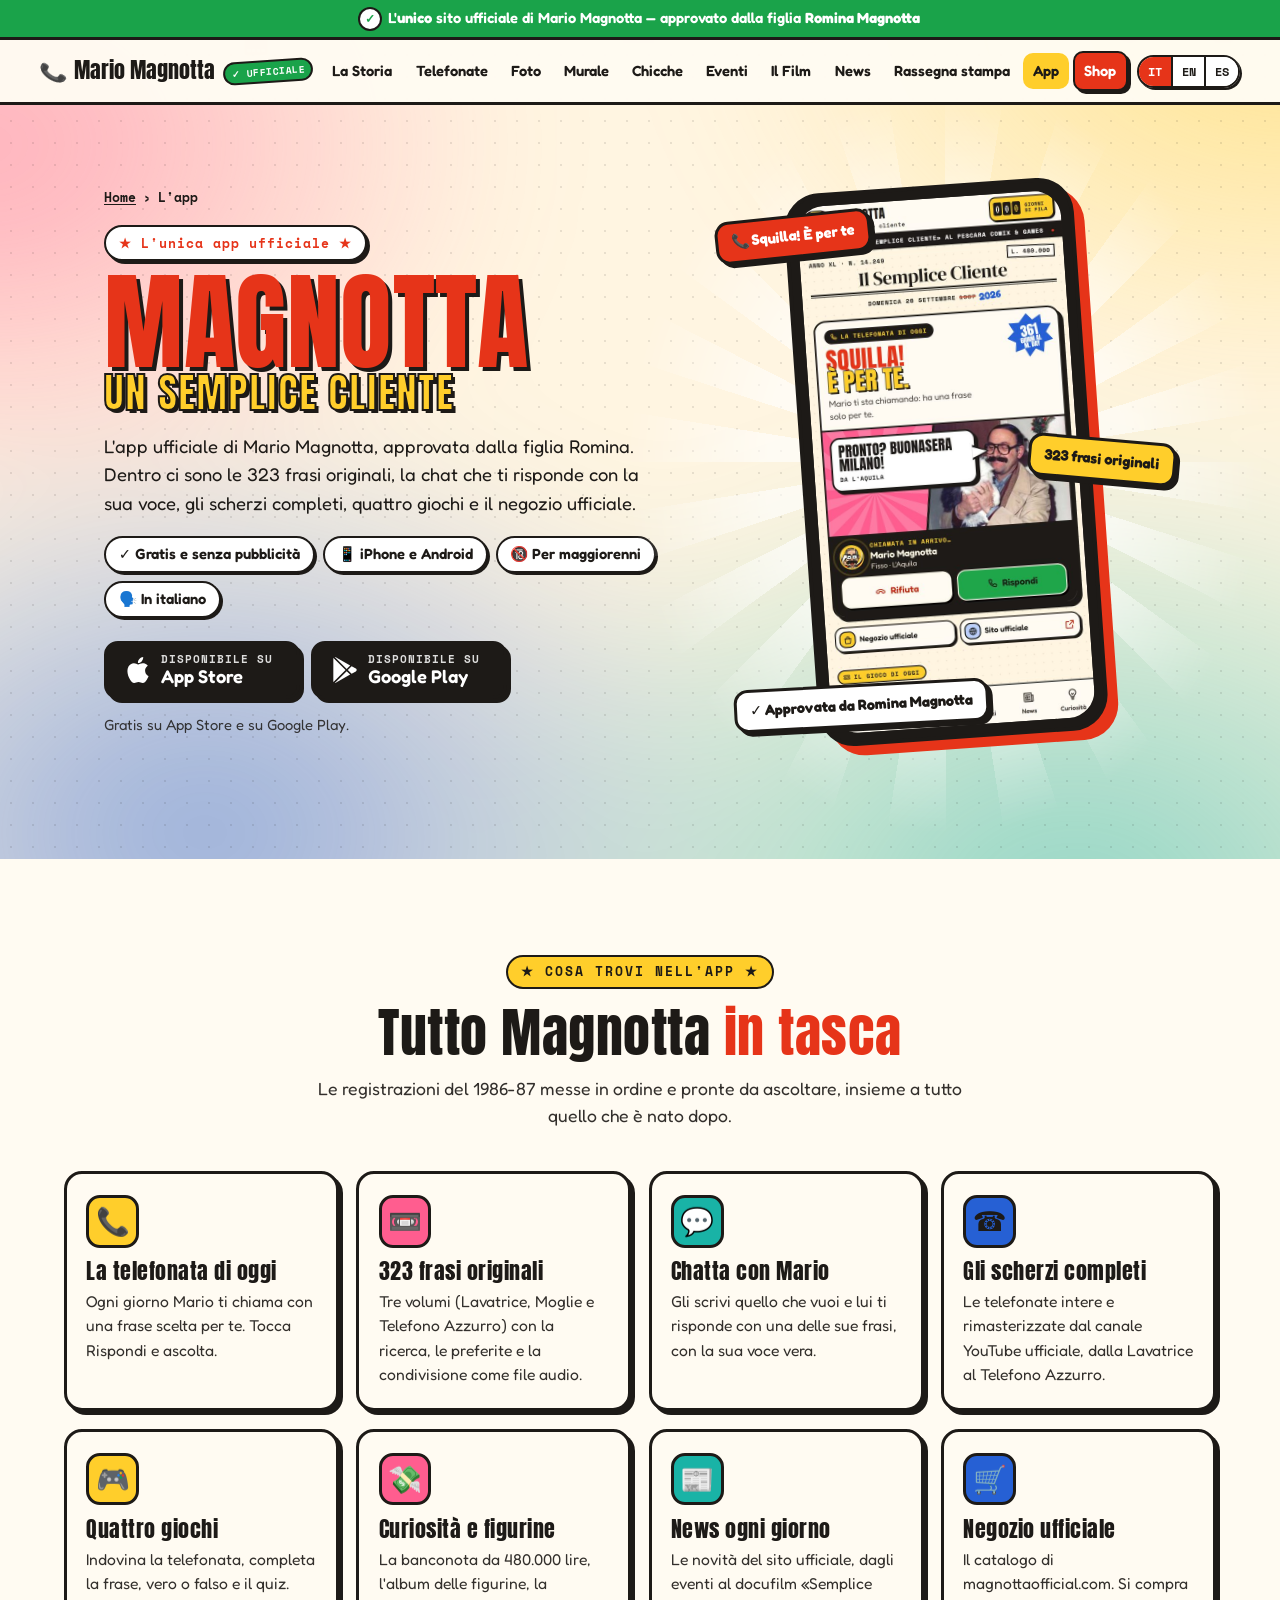
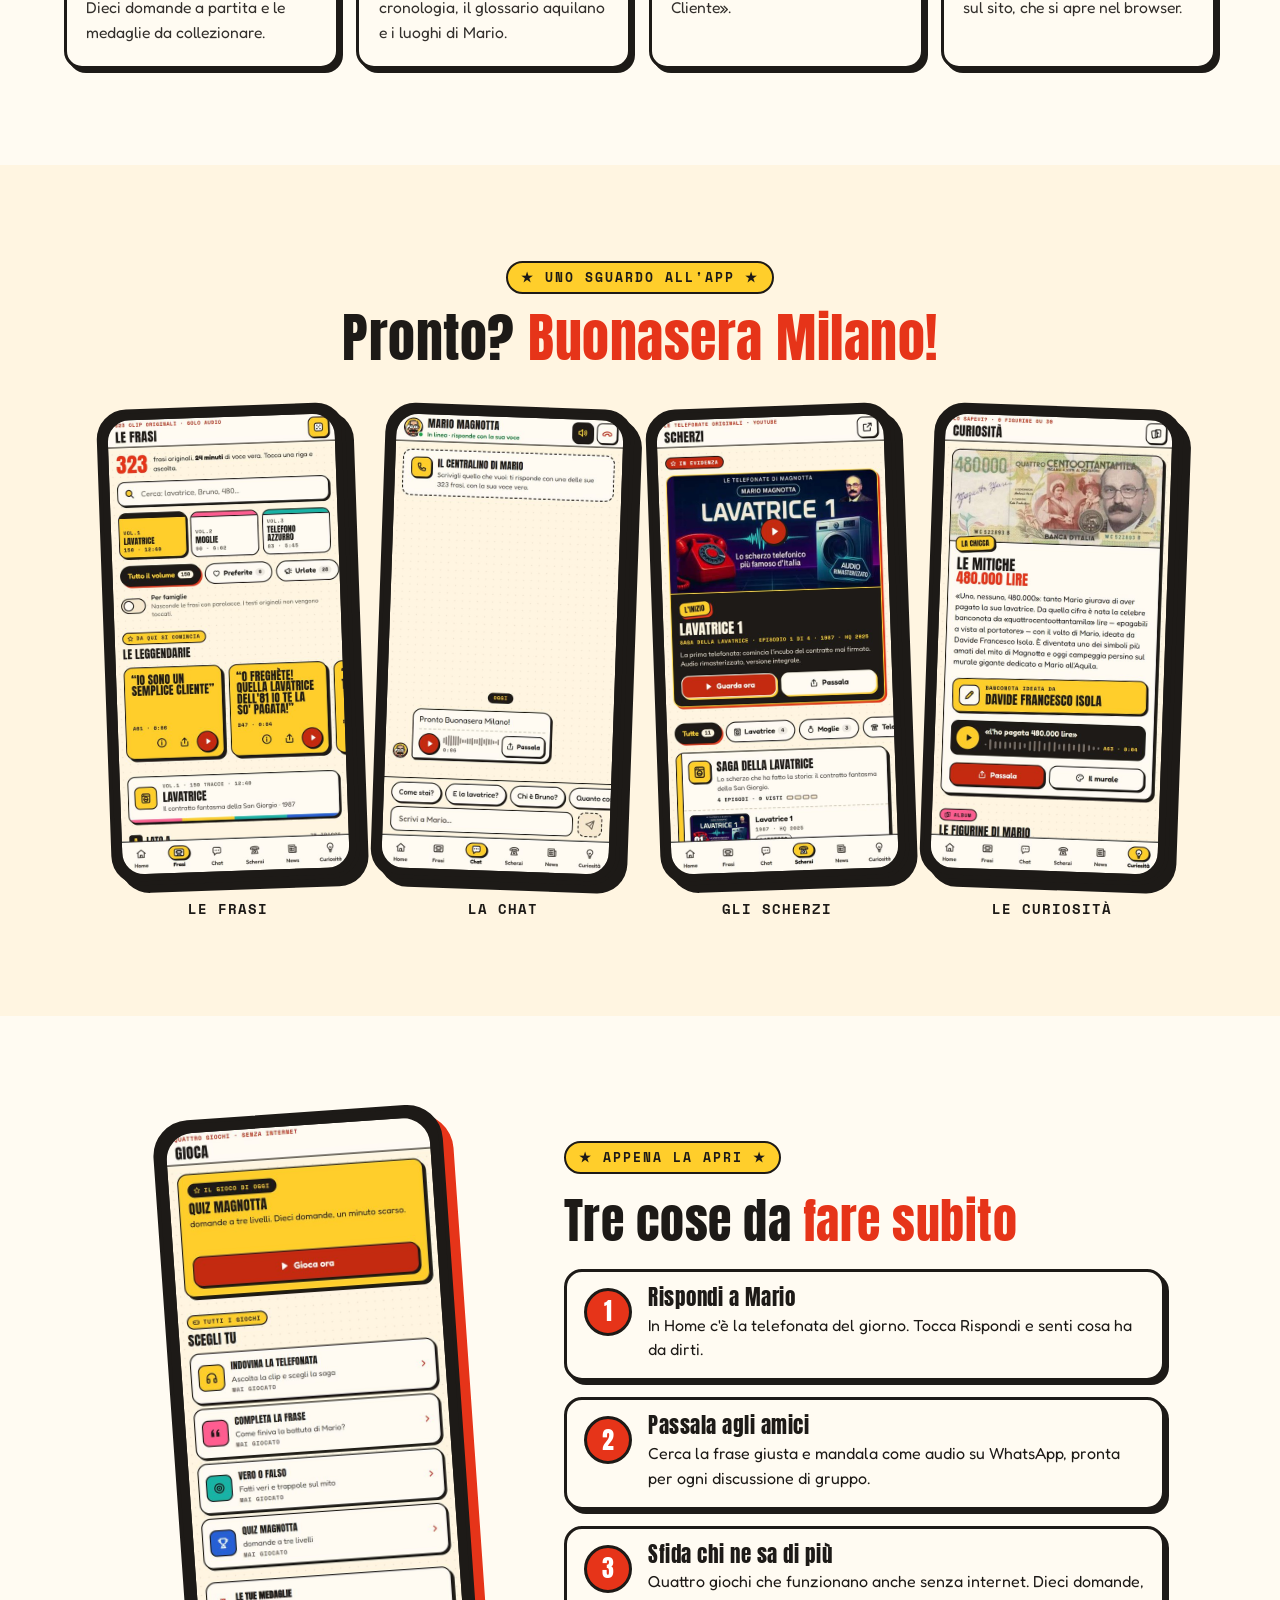
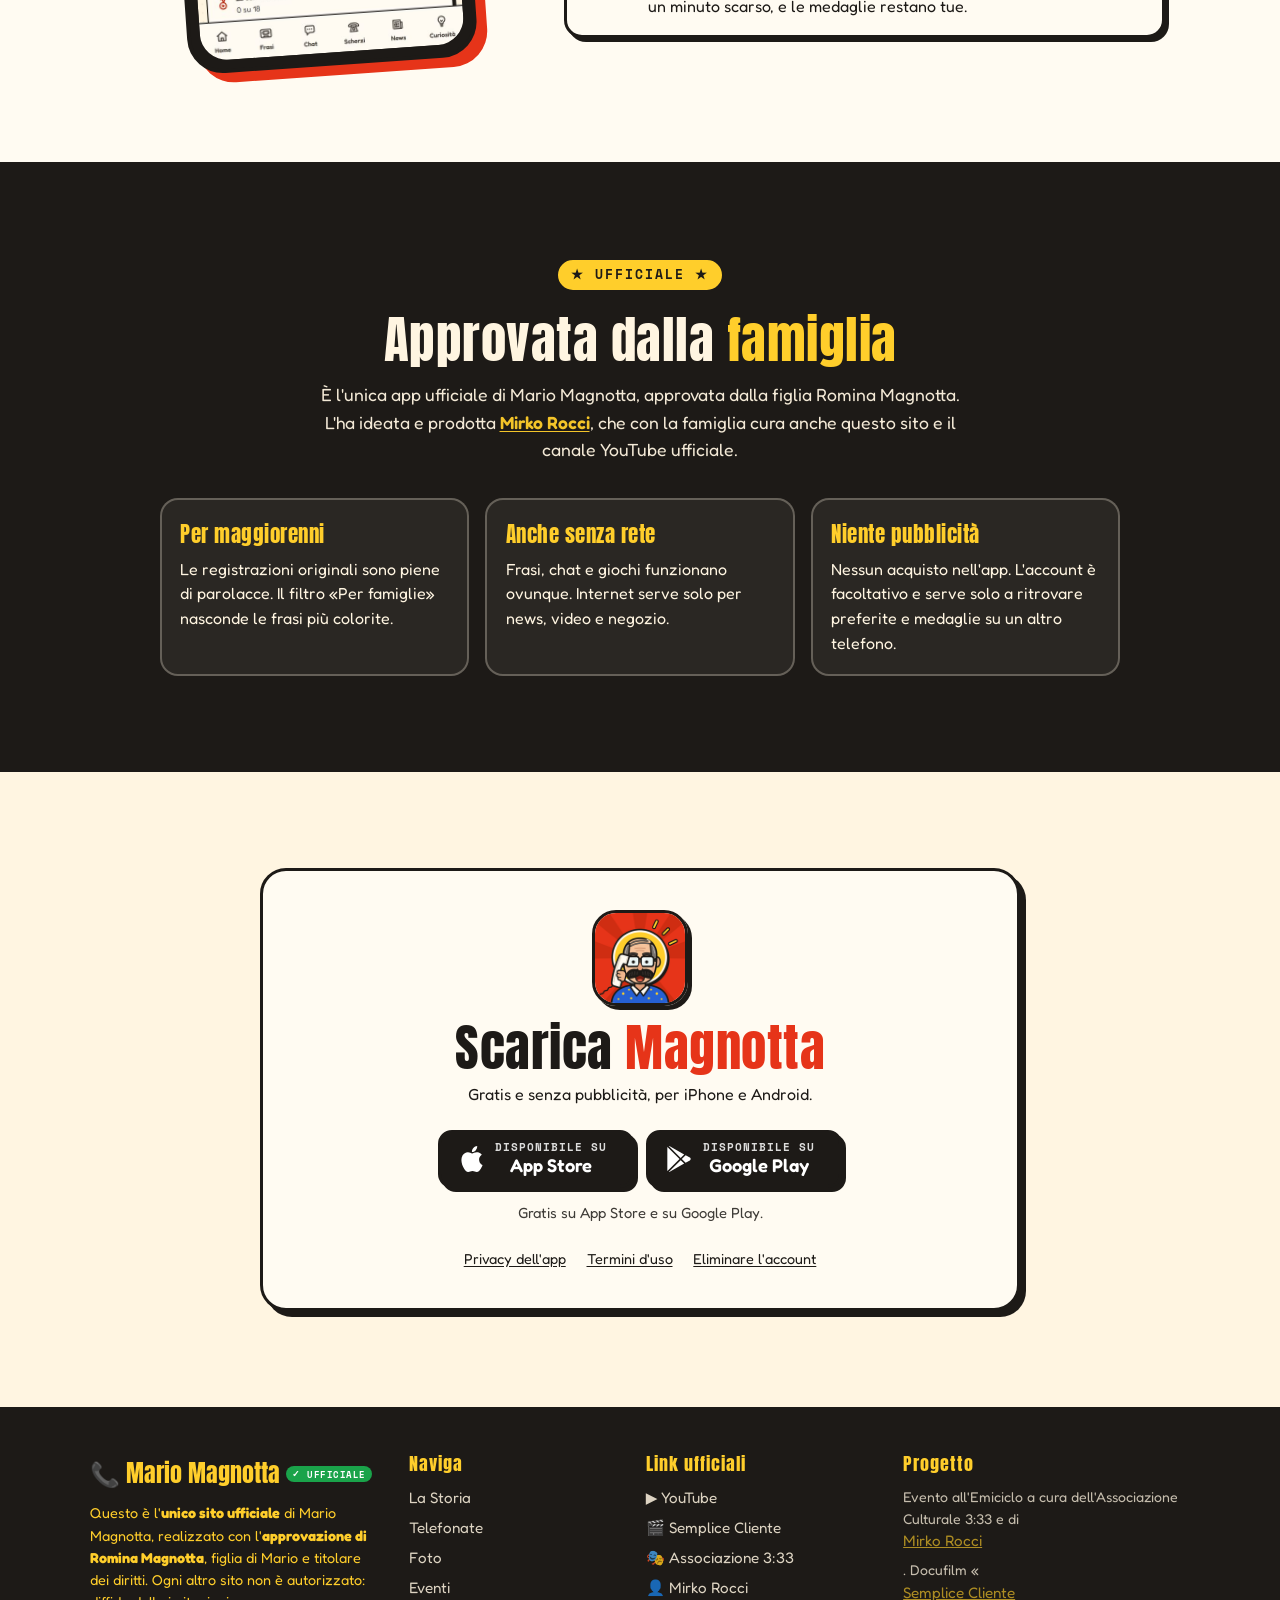
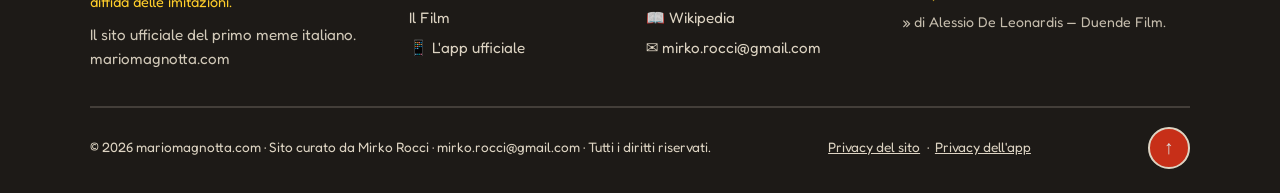
<file: app/index.html>
<!DOCTYPE html>
<html lang="it">
<head>
<meta charset="UTF-8" />
<meta name="viewport" content="width=device-width, initial-scale=1.0" />
<!-- Sicurezza: come la home, senza YouTube (qui non ci sono video) -->
<meta http-equiv="Content-Security-Policy" content="default-src 'self'; img-src 'self' data:; script-src 'self' https://static.cloudflareinsights.com; style-src 'self' 'unsafe-inline'; font-src 'self'; connect-src 'self' https://cloudflareinsights.com; form-action 'self' mailto:; base-uri 'self'; object-src 'none'" />
<meta name="referrer" content="strict-origin-when-cross-origin" />
<title>App ufficiale Magnotta · Frasi, chat, scherzi e giochi | mariomagnotta.com</title>
<meta name="description" content="«Magnotta, un semplice cliente» è l'unica app ufficiale di Mario Magnotta, approvata da Romina Magnotta. Le 323 frasi originali, la chat con la sua voce, gli scherzi completi, quattro giochi e il negozio ufficiale. Gratis su App Store e Google Play." />
<meta name="author" content="mariomagnotta.com" />
<meta name="robots" content="index, follow, max-image-preview:large" />
<meta name="theme-color" content="#e63419" />
<link rel="icon" href="/favicon.ico" sizes="32x32" />
<link rel="icon" href="/favicon.svg" type="image/svg+xml" />
<link rel="apple-touch-icon" href="/apple-touch-icon.png" />
<link rel="manifest" href="/site.webmanifest" />
<link rel="canonical" href="https://mariomagnotta.com/app/" />

<!-- Open Graph -->
<meta property="og:site_name" content="Mario Magnotta — L'unico sito ufficiale" />
<meta property="og:title" content="Magnotta, un semplice cliente · L'app ufficiale" />
<meta property="og:description" content="Le 323 frasi originali, la chat con la voce di Mario, gli scherzi completi, quattro giochi e il negozio ufficiale. Approvata da Romina Magnotta." />
<meta property="og:type" content="website" />
<meta property="og:url" content="https://mariomagnotta.com/app/" />
<meta property="og:image" content="https://mariomagnotta.com/assets/img/app/og-app.jpg" />
<meta property="og:image:width" content="1024" />
<meta property="og:image:height" content="500" />
<meta property="og:image:alt" content="Magnotta, un semplice cliente. L'unica app ufficiale, approvata da Romina Magnotta" />
<meta property="og:locale" content="it_IT" />
<meta name="twitter:card" content="summary_large_image" />
<meta name="twitter:title" content="Magnotta, un semplice cliente · L'app ufficiale" />
<meta name="twitter:description" content="Frasi originali, chat con la voce di Mario, scherzi, giochi e negozio ufficiale. Approvata da Romina Magnotta." />
<meta name="twitter:image" content="https://mariomagnotta.com/assets/img/app/og-app.jpg" />

<link rel="preload" href="/assets/fonts/fredoka-latin-400-normal.woff2" as="font" type="font/woff2" crossorigin />
<link rel="stylesheet" href="/css/style.css?v=20261117b" />

<script type="application/ld+json">
{
  "@context":"https://schema.org",
  "@graph":[
    {
      "@type":"BreadcrumbList",
      "itemListElement":[
        {"@type":"ListItem","position":1,"name":"Mario Magnotta","item":"https://mariomagnotta.com/"},
        {"@type":"ListItem","position":2,"name":"L'app ufficiale","item":"https://mariomagnotta.com/app/"}
      ]
    },
    {
      "@type":"MobileApplication",
      "@id":"https://mariomagnotta.com/app/#app",
      "name":"Magnotta - un semplice cliente",
      "alternateName":"App ufficiale di Mario Magnotta",
      "url":"https://mariomagnotta.com/app/",
      "description":"L'unica app ufficiale di Mario Magnotta, approvata dalla figlia Romina Magnotta: 323 frasi originali, chat che risponde con la voce di Mario, scherzi telefonici completi dal canale YouTube ufficiale, quattro giochi offline, curiosità, news e negozio ufficiale. Senza pubblicità, riservata ai maggiorenni.",
      "image":"https://mariomagnotta.com/assets/img/app/icona.png",
      "screenshot":[
        "https://mariomagnotta.com/assets/img/app/home.jpg",
        "https://mariomagnotta.com/assets/img/app/frasi.jpg",
        "https://mariomagnotta.com/assets/img/app/chat.jpg"
      ],
      "applicationCategory":"EntertainmentApplication",
      "operatingSystem":"Android, iOS",
      "installUrl":["https://apps.apple.com/it/app/magnotta-un-semplice-cliente/id6814653074","https://play.google.com/store/apps/details?id=com.mariomagnotta.soundboard"],
      "sameAs":["https://apps.apple.com/it/app/magnotta-un-semplice-cliente/id6814653074","https://play.google.com/store/apps/details?id=com.mariomagnotta.soundboard"],
      "inLanguage":"it",
      "contentRating":"18+",
      "offers":{"@type":"Offer","price":"0","priceCurrency":"EUR"},
      "about":{"@id":"https://mariomagnotta.com/#mario"},
      "author":{"@type":"Person","name":"Mirko Rocci","url":"https://mirkorocci.it/"},
      "isPartOf":{"@id":"https://mariomagnotta.com/#website"}
    }
  ]
}
</script>
</head>
<body>

<div class="aurora" aria-hidden="true"></div>
<div class="halftone" aria-hidden="true"></div>
<div class="floaties" aria-hidden="true">
  <span>📞</span><span>📱</span><span>📼</span><span>☎️</span><span>🧺</span><span>⭐</span><span>📞</span><span>📱</span>
</div>
<div id="scroll-progress" aria-hidden="true"></div>

<div class="official-bar">
  <span class="official-check">✓</span>
  <span data-i18n-html="official.bar">Sito ufficiale, l'<strong>unico vero</strong> sito ufficiale di Mario Magnotta</span>
</div>

<header id="navbar">
  <a href="/" class="brand">
    <span class="brand-mark">📞</span>
    <span class="brand-name">Mario&nbsp;Magnotta</span>
    <span class="brand-official" data-i18n="official.badge" title="Sito ufficiale">UFFICIALE</span>
  </a>
  <nav class="nav-links" id="nav-links">
    <a href="/#storia" data-i18n="nav.storia">La Storia</a>
    <a href="/#telefonate" data-i18n="nav.telefonate">Telefonate</a>
    <a href="/#galleria" data-i18n="nav.foto">Foto</a>
    <a href="/#murale" data-i18n="nav.murale">Murale</a>
    <a href="/#chicche" data-i18n="nav.chicche">Chicche</a>
    <a href="/#eventi" data-i18n="nav.eventi">Eventi</a>
    <a href="/#film" data-i18n="nav.film">Il Film</a>
    <a href="/#news" data-i18n="nav.news">News</a>
    <a href="/#rassegna" data-i18n="nav.rassegna">Rassegna stampa</a>
    <a href="/app/" class="active" aria-current="page" data-i18n="nav.app">App</a>
    <a href="/#shop" class="nav-cta" data-i18n="nav.shop">Shop</a>
  </nav>
  <div class="nav-tools">
    <div class="lang-switch" id="lang-switch" role="group" aria-label="Lingua">
      <button data-lang="it" class="active">IT</button>
      <button data-lang="en">EN</button>
      <button data-lang="es">ES</button>
    </div>
    <button id="menu-toggle" class="menu-toggle" aria-label="Menu" aria-expanded="false"><span></span><span></span><span></span></button>
  </div>
</header>
<div class="nav-backdrop" id="nav-backdrop" aria-hidden="true"></div>

<main>

<!-- APERTURA -->
<section class="section app-hero">
  <div class="app-hero-grid">
    <div>
      <nav class="crumbs" aria-label="Percorso"><a href="/" data-i18n="ap.crumbHome">Home</a><span aria-hidden="true">›</span><span aria-current="page" data-i18n="ap.crumbApp">L'app</span></nav>
      <p class="hero-kicker" data-i18n="ap.kicker">★ L'unica app ufficiale ★</p>
      <h1><span class="app-title">MAGNOTTA</span><span class="app-title-sub">un semplice cliente</span></h1>
      <p class="app-lead" data-i18n="ap.lead">L'app ufficiale di Mario Magnotta, approvata dalla figlia Romina. Dentro ci sono le 323 frasi originali, la chat che ti risponde con la sua voce, gli scherzi completi, quattro giochi e il negozio ufficiale.</p>
      <ul class="app-chips">
        <li data-i18n="ap.chip1">✓ Gratis e senza pubblicità</li>
        <li data-i18n="ap.chip2">📱 iPhone e Android</li>
        <li data-i18n="ap.chip3">🔞 Per maggiorenni</li>
        <li data-i18n="ap.chip4">🗣️ In italiano</li>
      </ul>
      <div class="app-stores">
        <a class="store-badge" href="https://apps.apple.com/it/app/magnotta-un-semplice-cliente/id6814653074" target="_blank" rel="noopener"><svg viewBox="0 0 24 24" aria-hidden="true"><path d="M12.152 6.896c-.948 0-2.415-1.078-3.96-1.04-2.04.027-3.91 1.183-4.961 3.014-2.117 3.675-.546 9.103 1.519 12.09 1.013 1.454 2.208 3.09 3.792 3.039 1.52-.065 2.09-.987 3.935-.987 1.831 0 2.35.987 3.96.948 1.637-.026 2.676-1.48 3.676-2.948 1.156-1.688 1.636-3.325 1.662-3.415-.039-.013-3.182-1.221-3.22-4.857-.026-3.04 2.48-4.494 2.597-4.559-1.429-2.09-3.623-2.324-4.39-2.376-2-.156-3.675 1.09-4.61 1.09zM15.53 3.83c.843-1.012 1.4-2.427 1.245-3.83-1.207.052-2.662.805-3.532 1.818-.78.896-1.454 2.338-1.273 3.714 1.338.104 2.715-.688 3.559-1.701"/></svg><span><small data-i18n="app.get">Scarica da</small><b>App Store</b></span></a>
        <a class="store-badge" href="https://play.google.com/store/apps/details?id=com.mariomagnotta.soundboard" target="_blank" rel="noopener"><svg viewBox="0 0 24 24" aria-hidden="true"><path d="M22.018 13.298l-3.919 2.218-3.515-3.493 3.543-3.521 3.891 2.202a1.49 1.49 0 0 1 0 2.594zM1.337.924a1.486 1.486 0 0 0-.112.568v21.017c0 .217.045.419.124.6l11.155-11.087L1.337.924zm12.207 10.065l3.258-3.238L3.45.195a1.466 1.466 0 0 0-.946-.179l11.04 10.973zm0 2.067l-11 10.933c.298.036.612-.016.906-.183l13.324-7.54-3.23-3.21z"/></svg><span><small data-i18n="app.get">Disponibile su</small><b>Google Play</b></span></a>
      </div>
      <p class="app-note" data-i18n="ap.note">Gratis su App Store e su Google Play.</p>
    </div>
    <div class="app-visual">
      <figure class="phone phone-tilt"><img src="/assets/img/app/home.jpg" alt="La Home dell'app ufficiale Magnotta con la telefonata di oggi" width="540" height="1080" fetchpriority="high" /></figure>
      <span class="app-float f1" aria-hidden="true" data-i18n="ap.f1">📞 Squilla! È per te</span>
      <span class="app-float f2" aria-hidden="true" data-i18n="ap.f2">323 frasi originali</span>
      <span class="app-float f3" aria-hidden="true" data-i18n="ap.f3">✓ Approvata da Romina Magnotta</span>
    </div>
  </div>
</section>

<!-- COSA C'È DENTRO -->
<section class="section section-cream">
  <div class="section-head">
    <span class="eyebrow" data-i18n="ap.feat.eyebrow">★ Cosa trovi nell'app ★</span>
    <h2 data-i18n-html="app.title">Tutto Magnotta <span class="hl">in tasca</span></h2>
    <p class="section-intro" data-i18n="ap.feat.intro">Le registrazioni del 1986-87 messe in ordine e pronte da ascoltare, insieme a tutto quello che è nato dopo.</p>
  </div>
  <div class="feat-grid">
    <article class="feat"><div class="feat-ico" aria-hidden="true">📞</div><h3 data-i18n="ap.k1t">La telefonata di oggi</h3><p data-i18n="ap.k1d">Ogni giorno Mario ti chiama con una frase scelta per te. Tocca Rispondi e ascolta.</p></article>
    <article class="feat"><div class="feat-ico" aria-hidden="true">📼</div><h3 data-i18n="ap.k2t">323 frasi originali</h3><p data-i18n="ap.k2d">Tre volumi (Lavatrice, Moglie e Telefono Azzurro) con la ricerca, le preferite e la condivisione come file audio.</p></article>
    <article class="feat"><div class="feat-ico" aria-hidden="true">💬</div><h3 data-i18n="ap.k3t">Chatta con Mario</h3><p data-i18n="ap.k3d">Gli scrivi quello che vuoi e lui ti risponde con una delle sue frasi, con la sua voce vera.</p></article>
    <article class="feat"><div class="feat-ico" aria-hidden="true">☎️</div><h3 data-i18n="ap.k4t">Gli scherzi completi</h3><p data-i18n="ap.k4d">Le telefonate intere e rimasterizzate dal canale YouTube ufficiale, dalla Lavatrice al Telefono Azzurro.</p></article>
    <article class="feat"><div class="feat-ico" aria-hidden="true">🎮</div><h3 data-i18n="ap.k5t">Quattro giochi</h3><p data-i18n="ap.k5d">Indovina la telefonata, completa la frase, vero o falso e il quiz. Dieci domande a partita e le medaglie da collezionare.</p></article>
    <article class="feat"><div class="feat-ico" aria-hidden="true">💸</div><h3 data-i18n="ap.k6t">Curiosità e figurine</h3><p data-i18n="ap.k6d">La banconota da 480.000 lire, l'album delle figurine, la cronologia, il glossario aquilano e i luoghi di Mario.</p></article>
    <article class="feat"><div class="feat-ico" aria-hidden="true">📰</div><h3 data-i18n="ap.k7t">News ogni giorno</h3><p data-i18n="ap.k7d">Le novità del sito ufficiale, dagli eventi al docufilm «Semplice Cliente».</p></article>
    <article class="feat"><div class="feat-ico" aria-hidden="true">🛒</div><h3 data-i18n="ap.k8t">Negozio ufficiale</h3><p data-i18n="ap.k8d">Il catalogo di magnottaofficial.com. Si compra sul sito, che si apre nel browser.</p></article>
  </div>
</section>

<!-- SCHERMATE -->
<section class="section">
  <div class="section-head">
    <span class="eyebrow" data-i18n="ap.shots.eyebrow">★ Uno sguardo all'app ★</span>
    <h2>Pronto? <span class="hl">Buonasera Milano!</span></h2>
  </div>
  <div class="shots">
    <figure class="shot"><div class="phone"><img src="/assets/img/app/frasi.jpg" alt="Le frasi: 323 clip originali divise in tre volumi" width="540" height="1080" loading="lazy" decoding="async" /></div><figcaption data-i18n="ap.s1">Le frasi</figcaption></figure>
    <figure class="shot"><div class="phone"><img src="/assets/img/app/chat.jpg" alt="La chat con Mario, che risponde con la sua voce" width="540" height="1080" loading="lazy" decoding="async" /></div><figcaption data-i18n="ap.s2">La chat</figcaption></figure>
    <figure class="shot"><div class="phone"><img src="/assets/img/app/scherzi.jpg" alt="Gli scherzi telefonici completi, a partire da Lavatrice 1" width="540" height="1080" loading="lazy" decoding="async" /></div><figcaption data-i18n="ap.s3">Gli scherzi</figcaption></figure>
    <figure class="shot"><div class="phone"><img src="/assets/img/app/curiosita.jpg" alt="Le curiosità, con la banconota da 480.000 lire" width="540" height="1080" loading="lazy" decoding="async" /></div><figcaption data-i18n="ap.s4">Le curiosità</figcaption></figure>
  </div>
</section>

<!-- TRE COSE DA FARE -->
<section class="section section-cream">
  <div class="app-steps-wrap">
    <div class="app-steps-visual">
      <figure class="phone phone-tilt"><img src="/assets/img/app/gioca.jpg" alt="I quattro giochi dell'app, che funzionano anche senza internet" width="540" height="1080" loading="lazy" decoding="async" /></figure>
    </div>
    <div>
      <span class="eyebrow" data-i18n="ap.steps.eyebrow">★ Appena la apri ★</span>
      <h2 data-i18n-html="ap.steps.title">Tre cose da <span class="hl">fare subito</span></h2>
      <ol class="app-steps">
        <li><b>1</b><div><h3 data-i18n="ap.st1t">Rispondi a Mario</h3><p data-i18n="ap.st1d">In Home c'è la telefonata del giorno. Tocca Rispondi e senti cosa ha da dirti.</p></div></li>
        <li><b>2</b><div><h3 data-i18n="ap.st2t">Passala agli amici</h3><p data-i18n="ap.st2d">Cerca la frase giusta e mandala come audio su WhatsApp, pronta per ogni discussione di gruppo.</p></div></li>
        <li><b>3</b><div><h3 data-i18n="ap.st3t">Sfida chi ne sa di più</h3><p data-i18n="ap.st3d">Quattro giochi che funzionano anche senza internet. Dieci domande, un minuto scarso, e le medaglie restano tue.</p></div></li>
      </ol>
    </div>
  </div>
</section>

<!-- UFFICIALE -->
<section class="section section-film">
  <div class="app-off">
    <span class="eyebrow" data-i18n="ap.off.eyebrow">★ Ufficiale ★</span>
    <h2 data-i18n-html="ap.off.title">Approvata dalla <span class="hl">famiglia</span></h2>
    <p class="section-intro light" data-i18n-html="ap.off.text">È l'unica app ufficiale di Mario Magnotta, approvata dalla figlia Romina Magnotta. L'ha ideata e prodotta <a class="inline-link" href="https://mirkorocci.it" target="_blank" rel="noopener">Mirko Rocci</a>, che con la famiglia cura anche questo sito e il canale YouTube ufficiale.</p>
    <ul class="app-facts">
      <li><strong data-i18n="ap.o1t">Per maggiorenni</strong><span data-i18n="ap.o1d">Le registrazioni originali sono piene di parolacce. Il filtro «Per famiglie» nasconde le frasi più colorite.</span></li>
      <li><strong data-i18n="ap.o2t">Anche senza rete</strong><span data-i18n="ap.o2d">Frasi, chat e giochi funzionano ovunque. Internet serve solo per news, video e negozio.</span></li>
      <li><strong data-i18n="ap.o3t">Niente pubblicità</strong><span data-i18n="ap.o3d">Nessun acquisto nell'app. L'account è facoltativo e serve solo a ritrovare preferite e medaglie su un altro telefono.</span></li>
    </ul>
  </div>
</section>

<!-- SCARICA -->
<section class="section">
  <div class="app-cta">
    <img class="app-cta-ico" src="/assets/img/app/icona.png" alt="L'icona dell'app Magnotta" width="96" height="96" loading="lazy" decoding="async" />
    <h2 data-i18n-html="ap.cta.title">Scarica <span class="hl">Magnotta</span></h2>
    <p data-i18n="ap.cta.text">Gratis e senza pubblicità, per iPhone e Android.</p>
    <div class="app-stores">
      <a class="store-badge" href="https://apps.apple.com/it/app/magnotta-un-semplice-cliente/id6814653074" target="_blank" rel="noopener"><svg viewBox="0 0 24 24" aria-hidden="true"><path d="M12.152 6.896c-.948 0-2.415-1.078-3.96-1.04-2.04.027-3.91 1.183-4.961 3.014-2.117 3.675-.546 9.103 1.519 12.09 1.013 1.454 2.208 3.09 3.792 3.039 1.52-.065 2.09-.987 3.935-.987 1.831 0 2.35.987 3.96.948 1.637-.026 2.676-1.48 3.676-2.948 1.156-1.688 1.636-3.325 1.662-3.415-.039-.013-3.182-1.221-3.22-4.857-.026-3.04 2.48-4.494 2.597-4.559-1.429-2.09-3.623-2.324-4.39-2.376-2-.156-3.675 1.09-4.61 1.09zM15.53 3.83c.843-1.012 1.4-2.427 1.245-3.83-1.207.052-2.662.805-3.532 1.818-.78.896-1.454 2.338-1.273 3.714 1.338.104 2.715-.688 3.559-1.701"/></svg><span><small data-i18n="app.get">Scarica da</small><b>App Store</b></span></a>
      <a class="store-badge" href="https://play.google.com/store/apps/details?id=com.mariomagnotta.soundboard" target="_blank" rel="noopener"><svg viewBox="0 0 24 24" aria-hidden="true"><path d="M22.018 13.298l-3.919 2.218-3.515-3.493 3.543-3.521 3.891 2.202a1.49 1.49 0 0 1 0 2.594zM1.337.924a1.486 1.486 0 0 0-.112.568v21.017c0 .217.045.419.124.6l11.155-11.087L1.337.924zm12.207 10.065l3.258-3.238L3.45.195a1.466 1.466 0 0 0-.946-.179l11.04 10.973zm0 2.067l-11 10.933c.298.036.612-.016.906-.183l13.324-7.54-3.23-3.21z"/></svg><span><small data-i18n="app.get">Disponibile su</small><b>Google Play</b></span></a>
    </div>
    <p class="app-note" data-i18n="ap.note">Gratis su App Store e su Google Play.</p>
    <nav class="app-legal" aria-label="Documenti dell'app">
      <a href="/app/privacy" data-i18n="ap.l1">Privacy dell'app</a>
      <a href="/app/termini" data-i18n="ap.l2">Termini d'uso</a>
      <a href="/app/elimina-account" data-i18n="ap.l3">Eliminare l'account</a>
    </nav>
  </div>
</section>

</main>

<footer id="footer">
  <div class="foot-grid">
    <div class="foot-col">
      <span class="foot-brand">📞 Mario Magnotta <span class="foot-official-badge" data-i18n="official.badge">UFFICIALE</span></span>
      <p class="foot-official-note" data-i18n-html="foot.official"></p>
      <p class="foot-tag" data-i18n-html="foot.tag"></p>
    </div>
    <div class="foot-col">
      <h4 data-i18n="foot.naviga">Naviga</h4>
      <a href="/#storia" data-i18n="nav.storia">La Storia</a>
      <a href="/#telefonate" data-i18n="nav.telefonate">Telefonate</a>
      <a href="/#galleria" data-i18n="nav.foto">Foto</a>
      <a href="/#eventi" data-i18n="nav.eventi">Eventi</a>
      <a href="/#film" data-i18n="nav.film">Il Film</a>
      <a href="/app/" data-i18n="foot.app">📱 L'app ufficiale</a>
    </div>
    <div class="foot-col">
      <h4 data-i18n="foot.link">Link ufficiali</h4>
      <a href="https://www.youtube.com/@MarioMagnotta-aq" target="_blank" rel="noopener">▶ YouTube</a>
      <a href="https://semplicecliente.com" target="_blank" rel="noopener">🎬 Semplice Cliente</a>
      <a href="https://3e33.it" target="_blank" rel="noopener">🎭 Associazione 3:33</a>
      <a href="https://mirkorocci.it" target="_blank" rel="noopener">👤 Mirko Rocci</a>
      <a href="https://it.wikipedia.org/wiki/Mario_Magnotta" target="_blank" rel="noopener">📖 Wikipedia</a>
      <a href="mailto:mirko.rocci@gmail.com">✉️ mirko.rocci@gmail.com</a>
    </div>
    <div class="foot-col">
      <h4 data-i18n="foot.progetto">Progetto</h4>
      <p class="foot-small" data-i18n-html="foot.progettoT"></p>
    </div>
  </div>
  <div class="foot-bottom">
    <span>© <span id="year">2026</span> mariomagnotta.com · <span data-i18n="foot.curato">Sito curato da</span> Mirko Rocci · <a href="mailto:mirko.rocci@gmail.com">mirko.rocci@gmail.com</a> · <span data-i18n="foot.rights">Tutti i diritti riservati.</span></span>
    <span class="foot-links"><a href="/#privacy" class="foot-privacy" data-i18n="foot.sitePrivacy">Privacy del sito</a> · <a href="/app/privacy" class="foot-privacy" data-i18n="ap.l1">Privacy dell'app</a></span>
    <button class="to-top" id="to-top" aria-label="Top">↑</button>
  </div>
</footer>

<script src="/js/data.js?v=20261117b"></script>
<script src="/js/app-pagina.js?v=20261117b"></script>
</body>
</html>
</file>
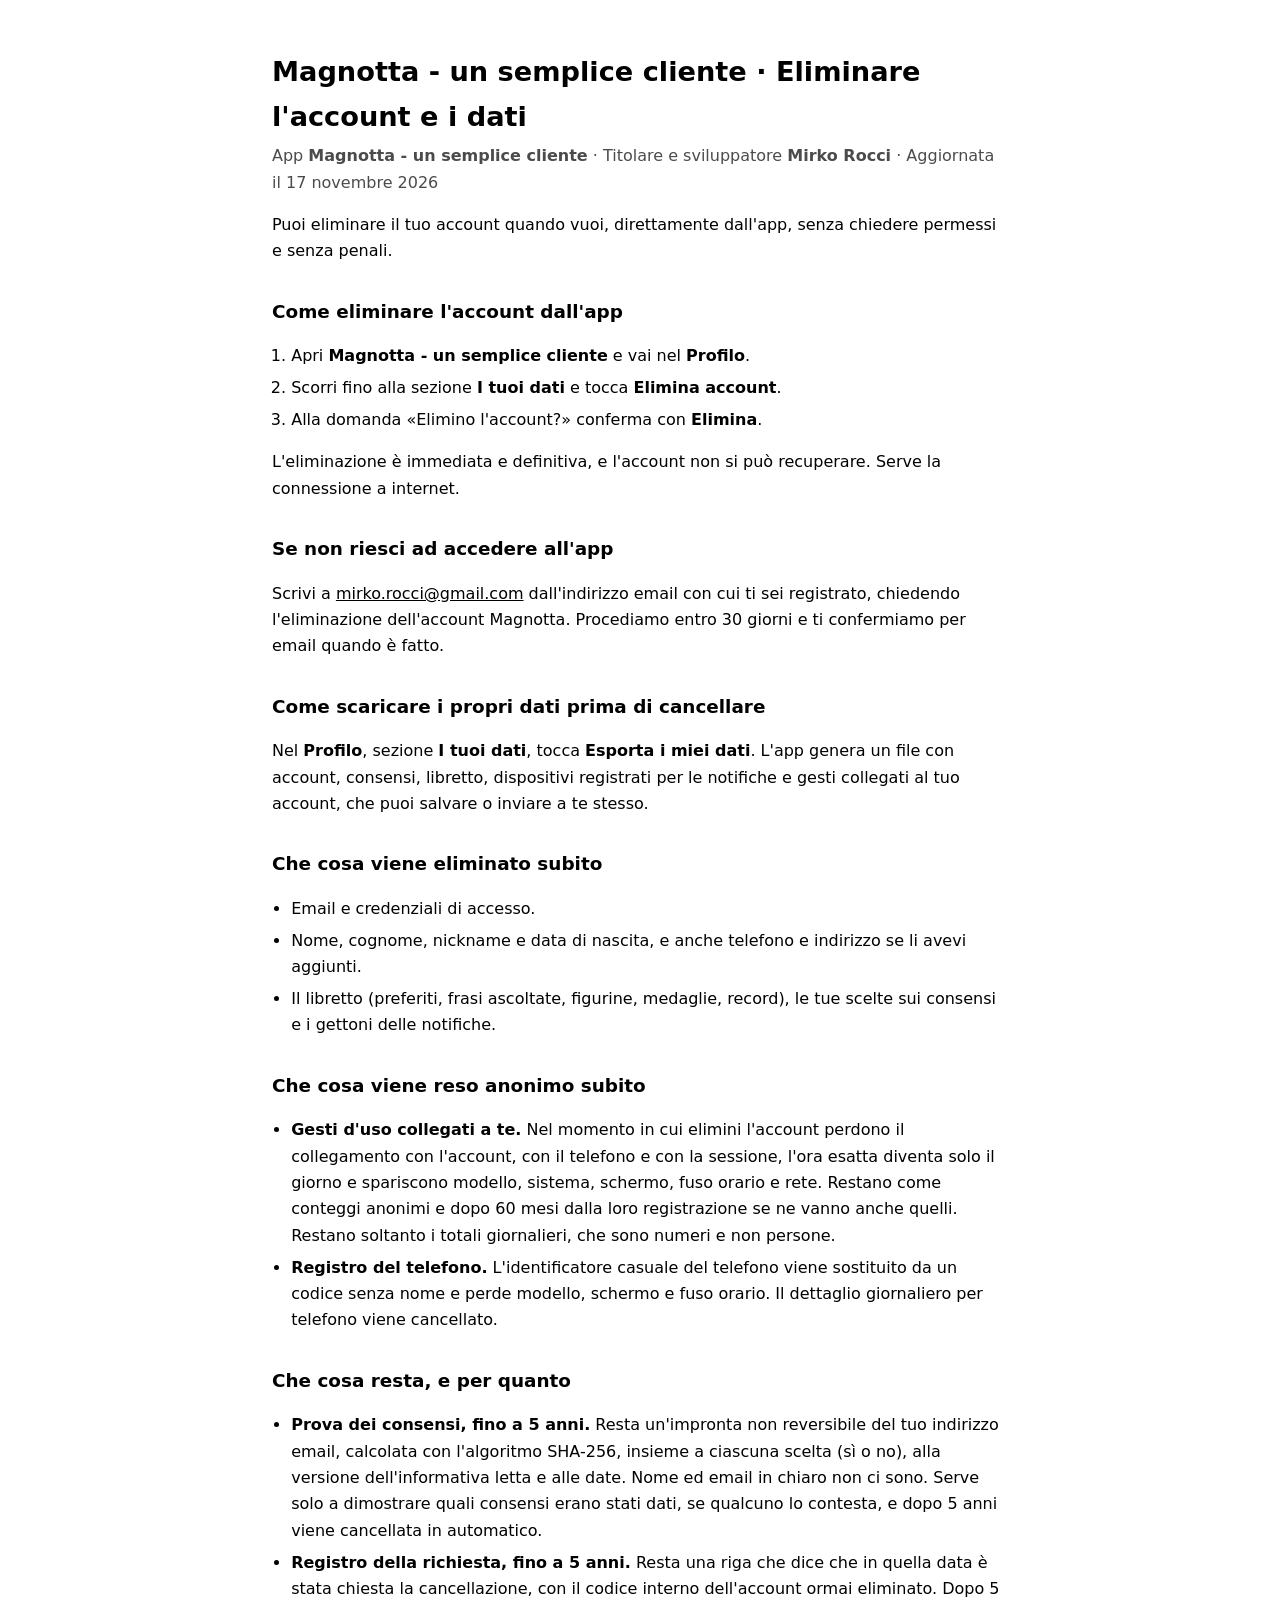
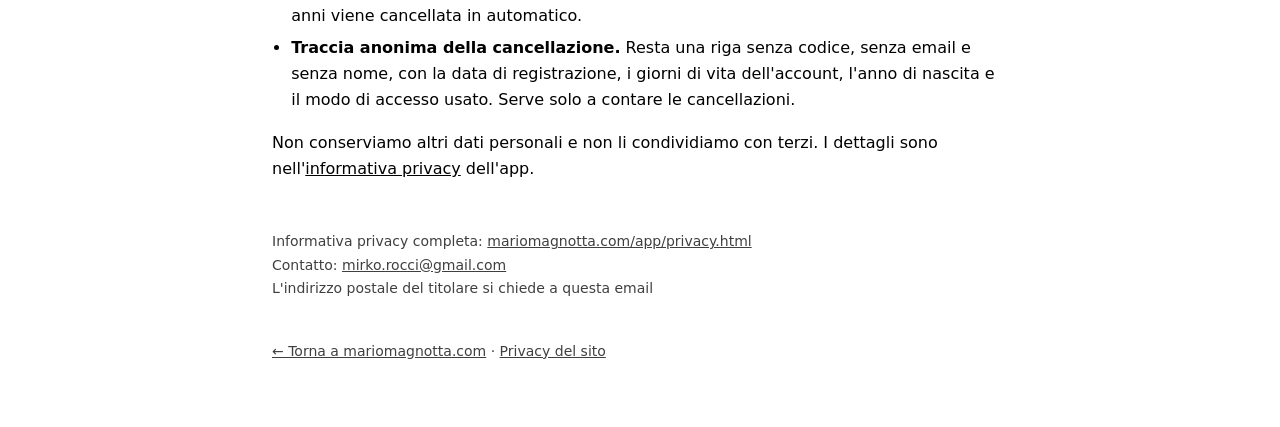
<file: app/elimina-account.html>
<!doctype html>
<html lang="it">
<head>
<meta charset="utf-8">
<meta name="viewport" content="width=device-width, initial-scale=1">
<meta name="theme-color" content="#e63419">
<meta name="robots" content="index, follow">
<link rel="canonical" href="https://mariomagnotta.com/app/elimina-account">
<title>Magnotta - un semplice cliente · Eliminare l'account e i dati</title>
<style>
  :root { color-scheme: light dark; }
  body { max-width: 46rem; margin: 0 auto; padding: 2rem 1.25rem 4rem;
         font: 16px/1.65 system-ui, -apple-system, "Segoe UI", Roboto, sans-serif; }
  h1 { font-size: 1.7rem; margin-bottom: .2rem; }
  h2 { font-size: 1.15rem; margin-top: 2rem; }
  .sub { opacity: .7; margin-top: 0; }
  ol, ul { padding-left: 1.2rem; }
  li { margin: .35rem 0; }
  strong { font-weight: 700; }
  footer { margin-top: 3rem; font-size: .875rem; opacity: .75; }
  a { color: inherit; }
</style>
</head>
<body>
<h1>Magnotta - un semplice cliente · Eliminare l'account e i dati</h1>
<p class="sub">App <strong>Magnotta - un semplice cliente</strong> · Titolare e sviluppatore <strong>Mirko Rocci</strong> · Aggiornata il 17 novembre 2026</p>

<p>Puoi eliminare il tuo account quando vuoi, direttamente dall'app, senza chiedere permessi e senza penali.</p>

<h2>Come eliminare l'account dall'app</h2>
<ol>
  <li>Apri <strong>Magnotta - un semplice cliente</strong> e vai nel <strong>Profilo</strong>.</li>
  <li>Scorri fino alla sezione <strong>I tuoi dati</strong> e tocca <strong>Elimina account</strong>.</li>
  <li>Alla domanda «Elimino l'account?» conferma con <strong>Elimina</strong>.</li>
</ol>
<p>L'eliminazione è immediata e definitiva, e l'account non si può recuperare. Serve la connessione a internet.</p>

<h2>Se non riesci ad accedere all'app</h2>
<p>Scrivi a <a href="mailto:mirko.rocci@gmail.com">mirko.rocci@gmail.com</a> dall'indirizzo email con cui ti sei registrato, chiedendo l'eliminazione dell'account Magnotta. Procediamo entro 30 giorni e ti confermiamo per email quando è fatto.</p>

<h2>Come scaricare i propri dati prima di cancellare</h2>
<p>Nel <strong>Profilo</strong>, sezione <strong>I tuoi dati</strong>, tocca <strong>Esporta i miei dati</strong>. L'app genera un file con account, consensi, libretto, dispositivi registrati per le notifiche e gesti collegati al tuo account, che puoi salvare o inviare a te stesso.</p>

<h2>Che cosa viene eliminato subito</h2>
<ul>
  <li>Email e credenziali di accesso.</li>
  <li>Nome, cognome, nickname e data di nascita, e anche telefono e indirizzo se li avevi aggiunti.</li>
  <li>Il libretto (preferiti, frasi ascoltate, figurine, medaglie, record), le tue scelte sui consensi e i gettoni delle notifiche.</li>
</ul>

<h2>Che cosa viene reso anonimo subito</h2>
<ul>
  <li><strong>Gesti d'uso collegati a te.</strong> Nel momento in cui elimini l'account perdono il collegamento con l'account, con il telefono e con la sessione, l'ora esatta diventa solo il giorno e spariscono modello, sistema, schermo, fuso orario e rete. Restano come conteggi anonimi e dopo 60 mesi dalla loro registrazione se ne vanno anche quelli. Restano soltanto i totali giornalieri, che sono numeri e non persone.</li>
  <li><strong>Registro del telefono.</strong> L'identificatore casuale del telefono viene sostituito da un codice senza nome e perde modello, schermo e fuso orario. Il dettaglio giornaliero per telefono viene cancellato.</li>
</ul>

<h2>Che cosa resta, e per quanto</h2>
<ul>
  <li><strong>Prova dei consensi, fino a 5 anni.</strong> Resta un'impronta non reversibile del tuo indirizzo email, calcolata con l'algoritmo SHA-256, insieme a ciascuna scelta (sì o no), alla versione dell'informativa letta e alle date. Nome ed email in chiaro non ci sono. Serve solo a dimostrare quali consensi erano stati dati, se qualcuno lo contesta, e dopo 5 anni viene cancellata in automatico.</li>
  <li><strong>Registro della richiesta, fino a 5 anni.</strong> Resta una riga che dice che in quella data è stata chiesta la cancellazione, con il codice interno dell'account ormai eliminato. Dopo 5 anni viene cancellata in automatico.</li>
  <li><strong>Traccia anonima della cancellazione.</strong> Resta una riga senza codice, senza email e senza nome, con la data di registrazione, i giorni di vita dell'account, l'anno di nascita e il modo di accesso usato. Serve solo a contare le cancellazioni.</li>
</ul>
<p>Non conserviamo altri dati personali e non li condividiamo con terzi. I dettagli sono nell'<a href="https://mariomagnotta.com/app/privacy.html">informativa privacy</a> dell'app.</p>

<footer>
  Informativa privacy completa: <a href="https://mariomagnotta.com/app/privacy.html">mariomagnotta.com/app/privacy.html</a><br>
  Contatto: <a href="mailto:mirko.rocci@gmail.com">mirko.rocci@gmail.com</a><br>
  L'indirizzo postale del titolare si chiede a questa email
</footer>
<footer style="margin-top:2.5rem;font-size:.875rem"><a href="https://mariomagnotta.com/">&larr; Torna a mariomagnotta.com</a> · <a href="https://mariomagnotta.com/#privacy">Privacy del sito</a></footer>
</body>
</html>
</file>
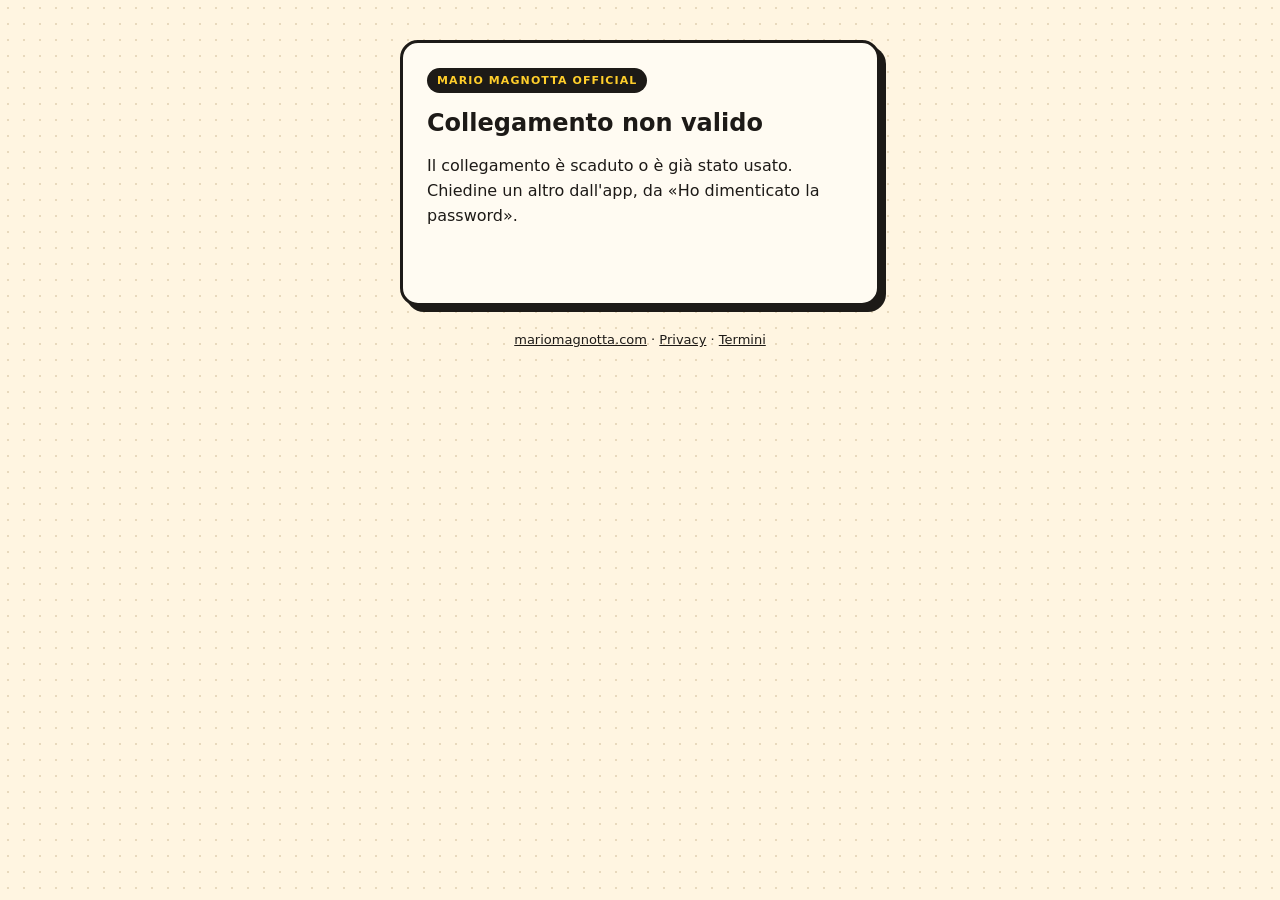
<file: app/entra.html>
<!doctype html>
<html lang="it">
<head>
<meta charset="utf-8">
<meta name="viewport" content="width=device-width, initial-scale=1">
<meta name="theme-color" content="#e63419">
<meta name="robots" content="noindex, nofollow">
<title>Mario Magnotta Official — Accesso all'app</title>
<style>
  :root { --rosso:#e63419; --giallo:#ffce2b; --inchiostro:#1d1a17; --carta:#fffbf2; --crema:#fff5e1; }
  * { box-sizing: border-box; }
  body {
    margin: 0; padding: 2.5rem 1.25rem 4rem;
    background: var(--crema);
    background-image: radial-gradient(#e8d9bd 1px, transparent 1px);
    background-size: 1rem 1rem;
    font: 16px/1.55 system-ui, -apple-system, "Segoe UI", Roboto, sans-serif;
    color: var(--inchiostro);
  }
  .scatola {
    max-width: 30rem; margin: 0 auto; padding: 1.5rem;
    background: var(--carta); border: 3px solid var(--inchiostro);
    border-radius: 1.125rem; box-shadow: 6px 6px 0 var(--inchiostro);
  }
  h1 { font-size: 1.5rem; margin: 0 0 .25rem; }
  .occhiello {
    display: inline-block; margin-bottom: .75rem; padding: .25rem .625rem;
    background: var(--inchiostro); color: var(--giallo); border-radius: 999px;
    font-size: .6875rem; font-weight: 700; letter-spacing: .1em; text-transform: uppercase;
  }
  p { margin: .75rem 0; }
  label { display: block; font-size: .75rem; font-weight: 700; letter-spacing: .06em; text-transform: uppercase; margin-bottom: .25rem; }
  input {
    width: 100%; min-height: 2.875rem; padding: .5rem .75rem; font: inherit;
    background: var(--crema); border: 3px solid var(--inchiostro); border-radius: 1rem;
  }
  button {
    width: 100%; min-height: 3rem; margin-top: 1rem; font: inherit; font-weight: 700;
    color: #fff; background: var(--rosso); border: 3px solid var(--inchiostro);
    border-radius: 1rem; box-shadow: 4px 4px 0 var(--inchiostro); cursor: pointer;
  }
  button.secondario { background: var(--giallo); color: var(--inchiostro); }
  button:disabled { opacity: .55; cursor: default; }
  .esito { margin-top: 1rem; font-weight: 600; min-height: 1.4rem; }
  .esito.no { color: #b3200f; }
  .esito.si { color: #1d7a45; }
  .piede { max-width: 30rem; margin: 1.5rem auto 0; font-size: .8125rem; text-align: center; }
  .piede a { color: var(--inchiostro); }
  [hidden] { display: none !important; }
</style>
</head>
<body>
<main class="scatola">
  <span class="occhiello">Mario Magnotta Official</span>

  <section id="carica">
    <h1>Un attimo…</h1>
    <p>Sto leggendo il collegamento che hai aperto.</p>
  </section>

  <section id="password" hidden>
    <h1>Scegli una nuova password</h1>
    <p>Almeno 8 caratteri. Poi torni nell'app e entri con questa.</p>
    <form id="modulo">
      <label for="p1">Nuova password</label>
      <input id="p1" type="password" autocomplete="new-password" minlength="8" required>
      <label for="p2" style="margin-top:1rem">Ripetila</label>
      <input id="p2" type="password" autocomplete="new-password" minlength="8" required>
      <button type="submit" id="invia">Salva la password</button>
    </form>
  </section>

  <section id="confermata" hidden>
    <h1>Email confermata</h1>
    <p>Tutto a posto: l'indirizzo è verificato. Torna nell'app e accedi.</p>
  </section>

  <section id="guasto" hidden>
    <h1>Collegamento non valido</h1>
    <p>Il collegamento è scaduto o è già stato usato. Chiedine un altro dall'app, da «Ho dimenticato la password».</p>
  </section>

  <p class="esito" id="esito" role="status" aria-live="polite"></p>
  <button class="secondario" id="apri" hidden>Apri l'app</button>
</main>

<p class="piede"><a href="https://mariomagnotta.com/">mariomagnotta.com</a> · <a href="/app/privacy.html">Privacy</a> · <a href="/app/termini.html">Termini</a></p>

<script>
(function () {
  var URL_API = 'https://ikstmmedshpskgnwsmio.supabase.co';
  var CHIAVE = 'sb_publishable_VY5Dw27ra3dNFxdRiQ_5ZQ_MxCHa_PK';

  var $ = function (id) { return document.getElementById(id); };
  function mostra(quale) {
    ['carica', 'password', 'confermata', 'guasto'].forEach(function (s) { $(s).hidden = s !== quale; });
  }
  function dillo(testo, ok) {
    $('esito').textContent = testo || '';
    $('esito').className = 'esito ' + (testo ? (ok ? 'si' : 'no') : '');
  }

  // Supabase mette i gettoni nel frammento: #access_token=…&type=recovery
  var pezzo = (location.hash || '').replace(/^#/, '') || (location.search || '').replace(/^\?/, '');
  var p = new URLSearchParams(pezzo);
  var token = p.get('access_token');
  var tipo = p.get('type') || '';
  var errore = p.get('error_description') || p.get('error');

  if (errore) { mostra('guasto'); dillo(decodeURIComponent(errore.replace(/\+/g, ' ')), false); }
  else if (token && tipo === 'recovery') { mostra('password'); }
  else if (token) { mostra('confermata'); $('apri').hidden = false; }
  else { mostra('guasto'); }

  $('apri').addEventListener('click', function () { location.href = 'magnotta://auth'; });

  $('modulo').addEventListener('submit', function (e) {
    e.preventDefault();
    var a = $('p1').value, b = $('p2').value;
    if (a.length < 8) return dillo('La password deve avere almeno 8 caratteri.', false);
    if (a !== b) return dillo('Le due password non coincidono.', false);
    $('invia').disabled = true;
    dillo('Sto salvando…', true);
    fetch(URL_API + '/auth/v1/user', {
      method: 'PUT',
      headers: { apikey: CHIAVE, Authorization: 'Bearer ' + token, 'Content-Type': 'application/json' },
      body: JSON.stringify({ password: a })
    }).then(function (r) {
      return r.json().then(function (j) { return { ok: r.ok, corpo: j }; });
    }).then(function (r) {
      if (!r.ok) throw new Error((r.corpo && (r.corpo.msg || r.corpo.message)) || 'errore');
      mostra('confermata');
      $('confermata').querySelector('h1').textContent = 'Password cambiata';
      $('confermata').querySelector('p').textContent = 'Ora torna nell’app e accedi con la password nuova.';
      $('apri').hidden = false;
      dillo('Fatto.', true);
    }).catch(function (err) {
      $('invia').disabled = false;
      var m = String(err && err.message || '');
      if (/expired|invalid/i.test(m)) dillo('Il collegamento è scaduto: chiedine un altro dall’app.', false);
      else dillo('Non ci sono riuscito: ' + m, false);
    });
  });
})();
</script>
</body>
</html>
</file>
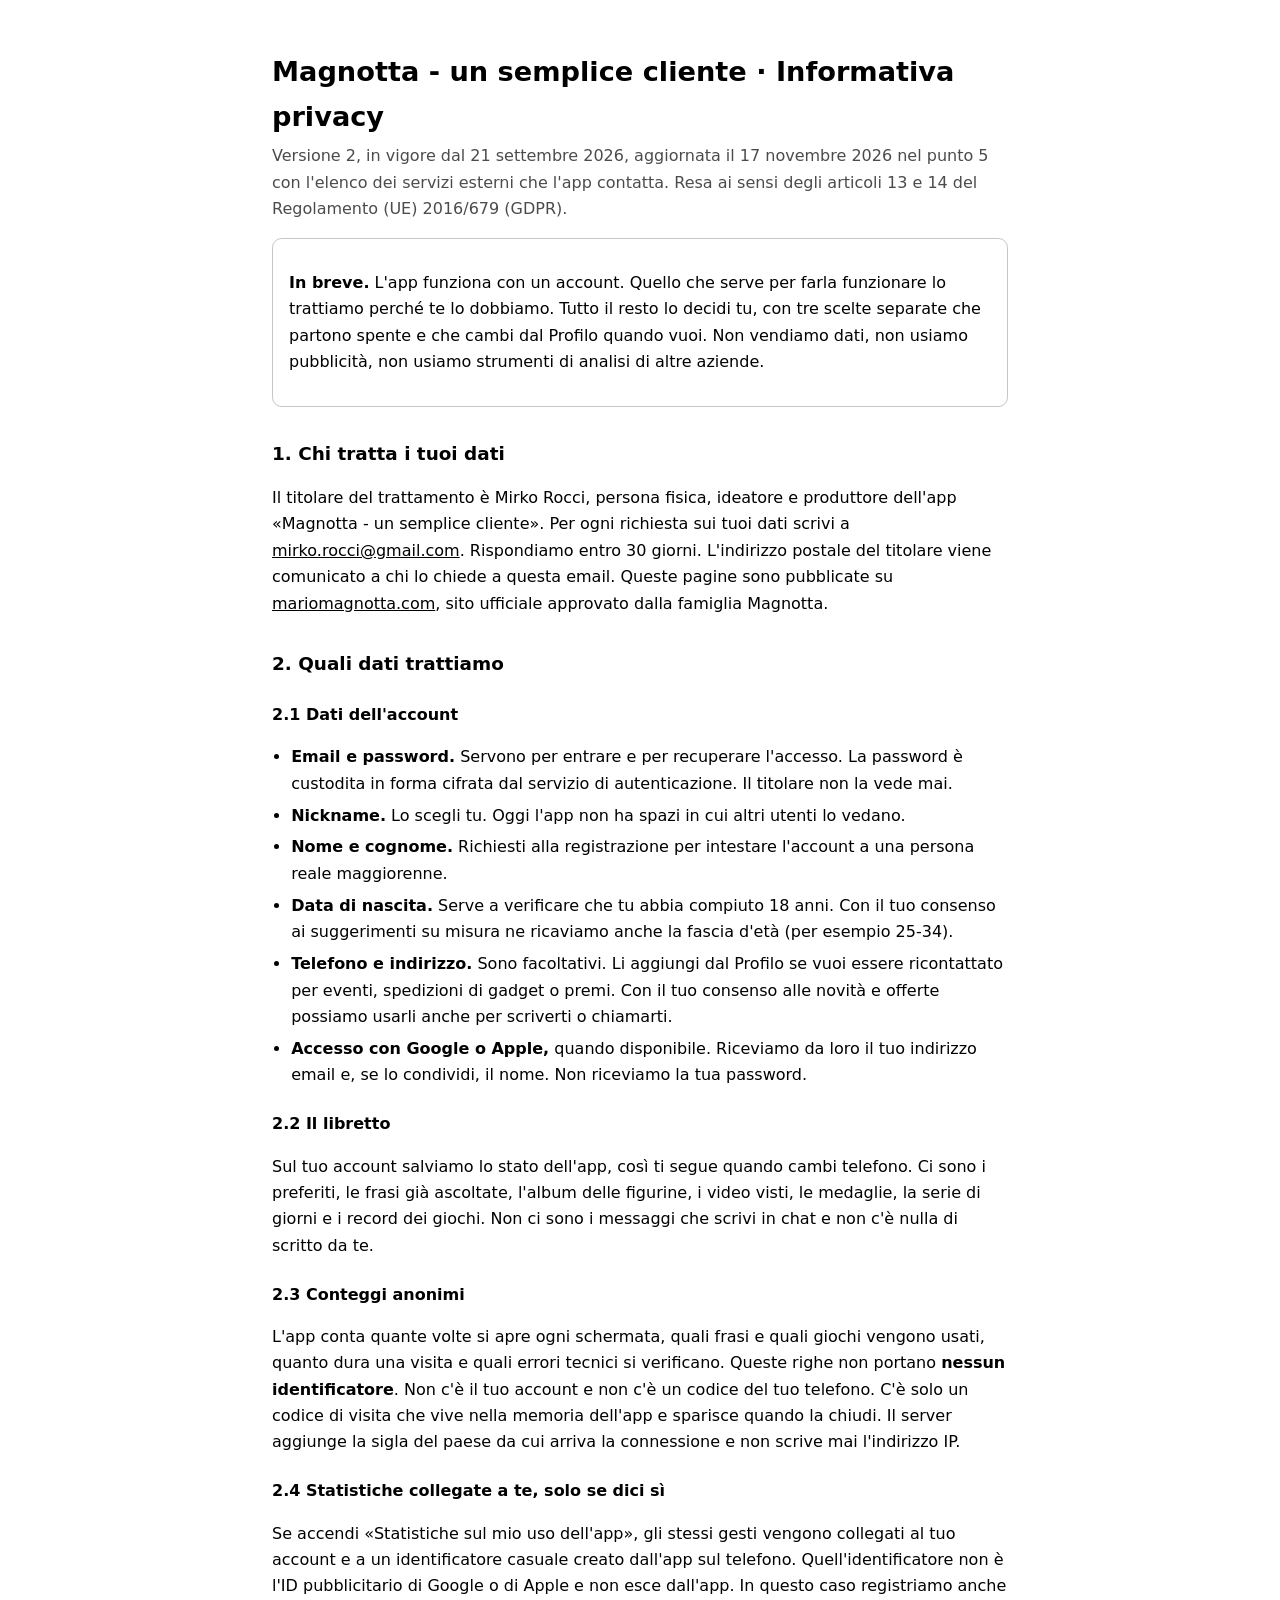
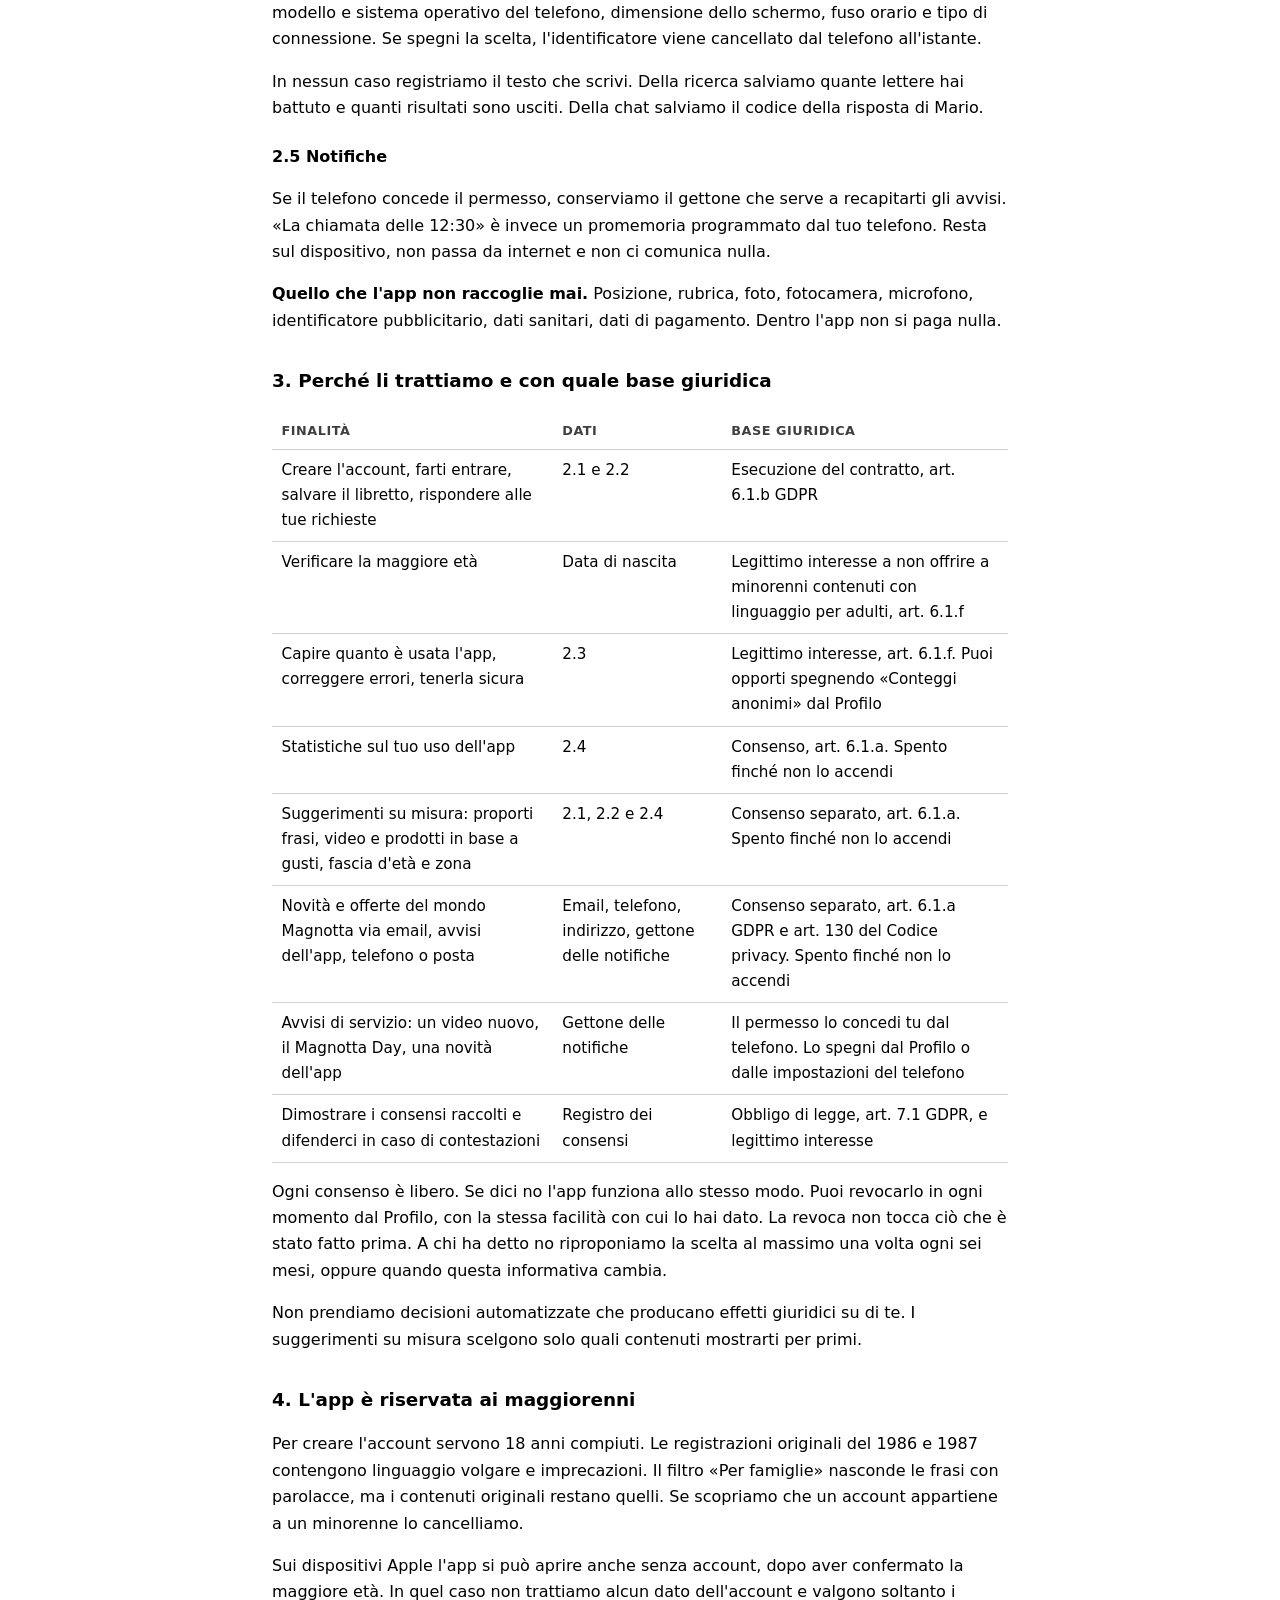
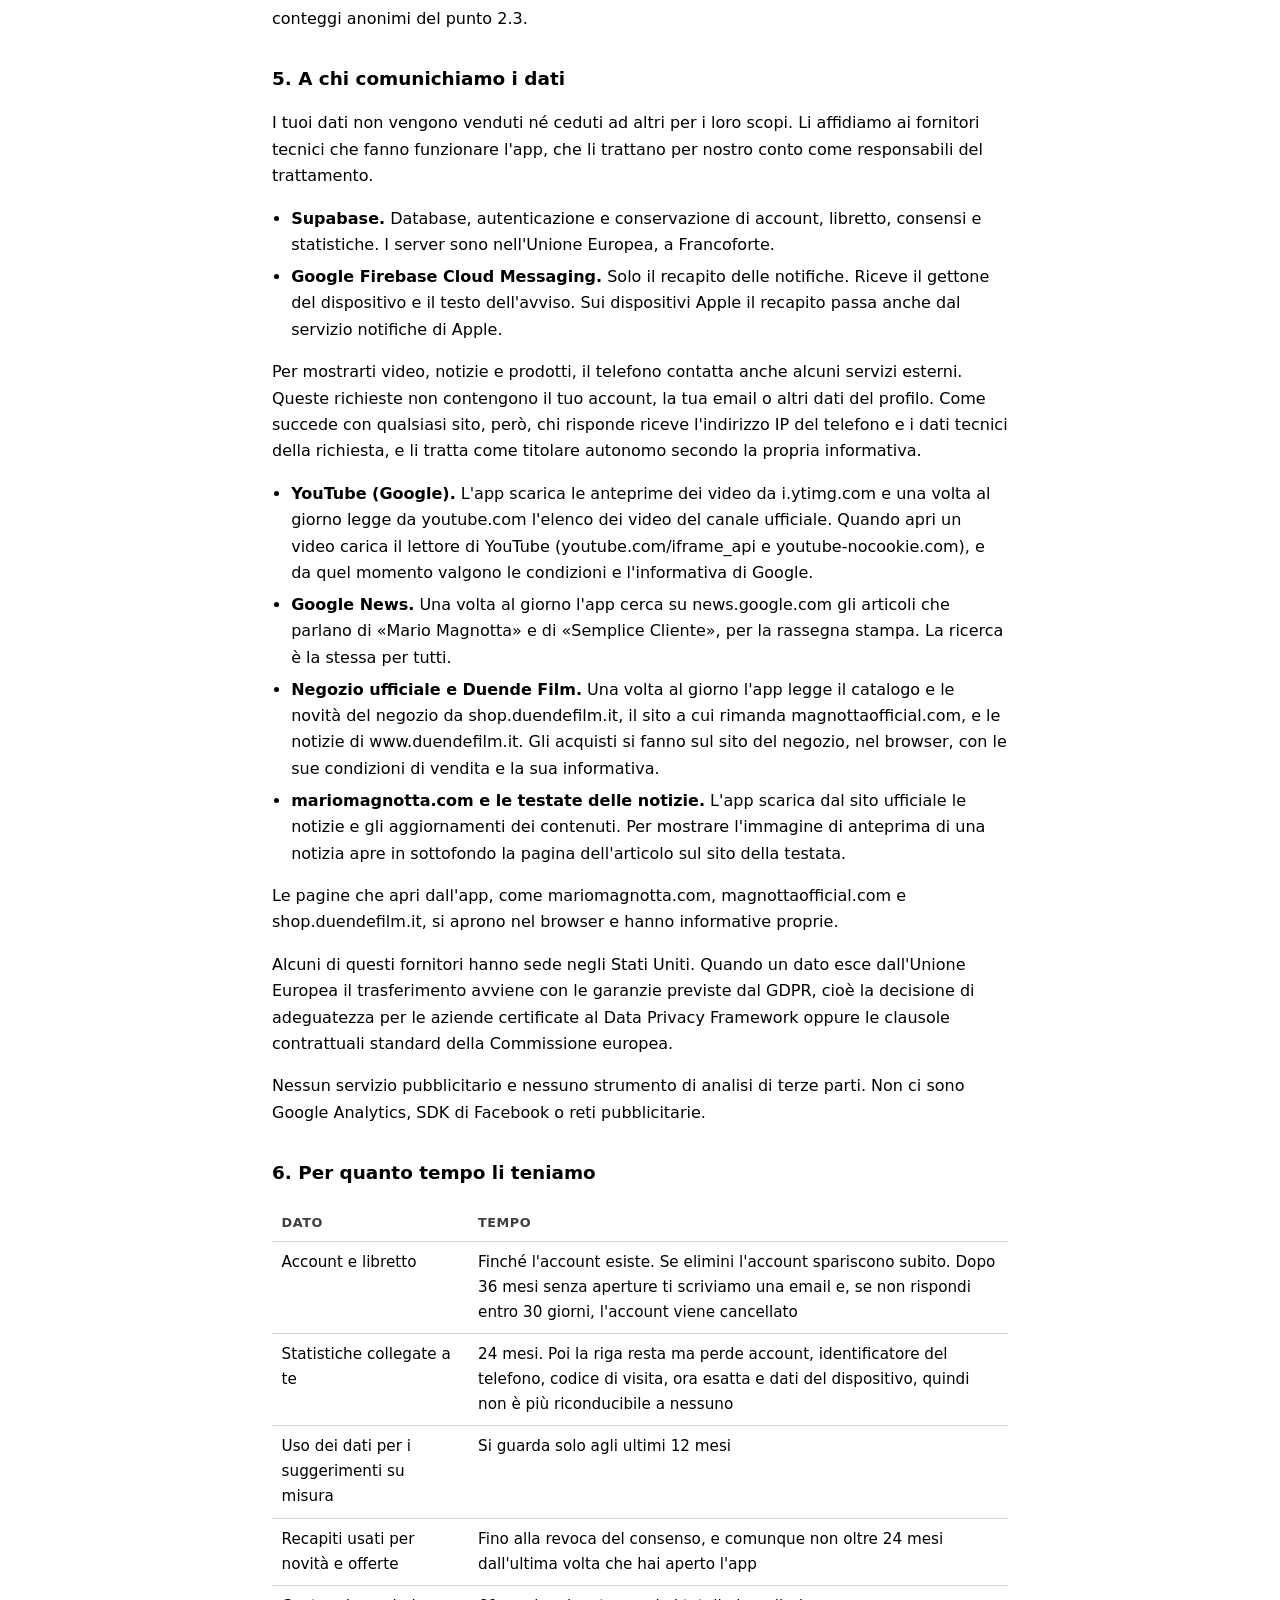
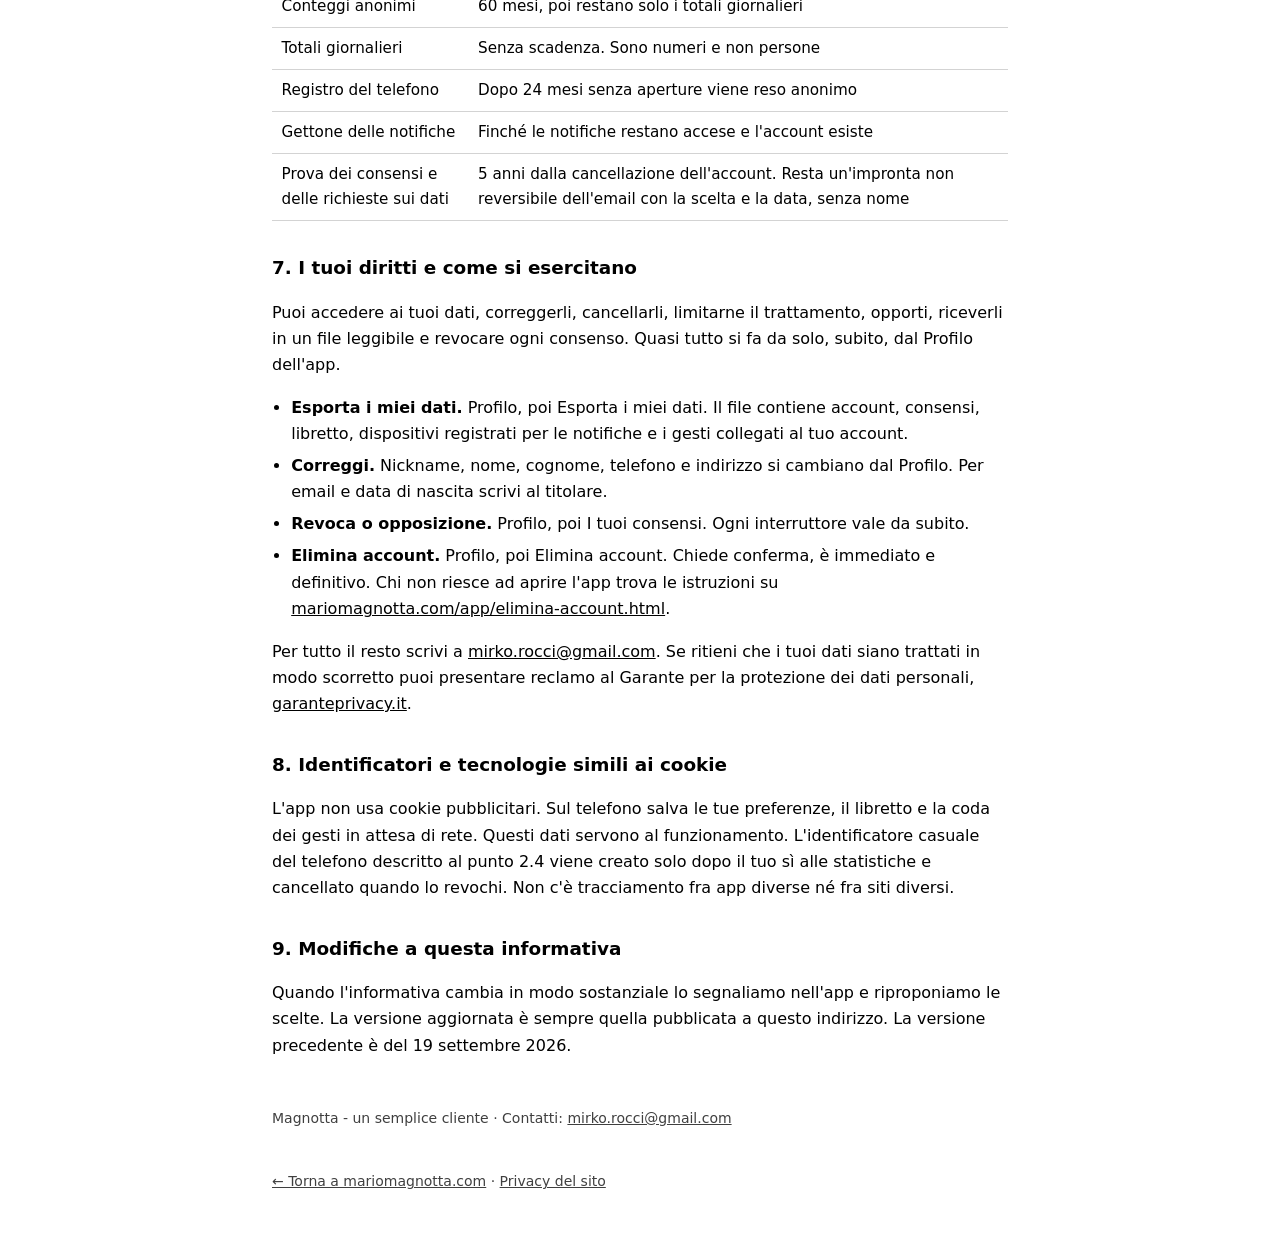
<file: app/privacy.html>
<!doctype html>
<html lang="it">
<head>
<meta charset="utf-8">
<meta name="viewport" content="width=device-width, initial-scale=1">
<meta name="theme-color" content="#e63419">
<meta name="robots" content="index, follow">
<link rel="canonical" href="https://mariomagnotta.com/app/privacy">
<title>Magnotta - un semplice cliente · Informativa privacy</title>
<style>
  :root { color-scheme: light dark; }
  body { max-width: 46rem; margin: 0 auto; padding: 2rem 1.25rem 4rem;
         font: 16px/1.65 system-ui, -apple-system, "Segoe UI", Roboto, sans-serif; }
  h1 { font-size: 1.7rem; margin-bottom: .2rem; }
  h2 { font-size: 1.15rem; margin-top: 2rem; }
  h3 { font-size: 1rem; margin-top: 1.4rem; }
  .sub { opacity: .7; margin-top: 0; }
  ul { padding-left: 1.2rem; }
  li { margin: .35rem 0; }
  strong { font-weight: 700; }
  table { width: 100%; border-collapse: collapse; margin: .75rem 0; font-size: .95rem; }
  th, td { text-align: left; vertical-align: top; padding: .5rem .6rem; border-bottom: 1px solid rgba(128,128,128,.35); }
  th { font-size: .8rem; letter-spacing: .04em; text-transform: uppercase; opacity: .75; }
  .scatola { border: 1px solid rgba(128,128,128,.45); border-radius: .6rem; padding: .9rem 1rem; margin: 1rem 0; }
  footer { margin-top: 3rem; font-size: .875rem; opacity: .75; }
  a { color: inherit; }
</style>
</head>
<body>
<h1>Magnotta - un semplice cliente · Informativa privacy</h1>
<p class="sub">Versione 2, in vigore dal 21 settembre 2026, aggiornata il 17 novembre 2026 nel punto 5 con l'elenco dei servizi esterni che l'app contatta. Resa ai sensi degli articoli 13 e 14 del Regolamento (UE) 2016/679 (GDPR).</p>

<div class="scatola">
<p><strong>In breve.</strong> L'app funziona con un account. Quello che serve per farla funzionare lo trattiamo perché te lo dobbiamo. Tutto il resto lo decidi tu, con tre scelte separate che partono spente e che cambi dal Profilo quando vuoi. Non vendiamo dati, non usiamo pubblicità, non usiamo strumenti di analisi di altre aziende.</p>
</div>

<h2>1. Chi tratta i tuoi dati</h2>
<p>Il titolare del trattamento è Mirko Rocci, persona fisica, ideatore e produttore dell'app «Magnotta - un semplice cliente». Per ogni richiesta sui tuoi dati scrivi a <a href="mailto:mirko.rocci@gmail.com">mirko.rocci@gmail.com</a>. Rispondiamo entro 30 giorni. L'indirizzo postale del titolare viene comunicato a chi lo chiede a questa email. Queste pagine sono pubblicate su <a href="https://mariomagnotta.com">mariomagnotta.com</a>, sito ufficiale approvato dalla famiglia Magnotta.</p>

<h2>2. Quali dati trattiamo</h2>

<h3>2.1 Dati dell'account</h3>
<ul>
  <li><strong>Email e password.</strong> Servono per entrare e per recuperare l'accesso. La password è custodita in forma cifrata dal servizio di autenticazione. Il titolare non la vede mai.</li>
  <li><strong>Nickname.</strong> Lo scegli tu. Oggi l'app non ha spazi in cui altri utenti lo vedano.</li>
  <li><strong>Nome e cognome.</strong> Richiesti alla registrazione per intestare l'account a una persona reale maggiorenne.</li>
  <li><strong>Data di nascita.</strong> Serve a verificare che tu abbia compiuto 18 anni. Con il tuo consenso ai suggerimenti su misura ne ricaviamo anche la fascia d'età (per esempio 25-34).</li>
  <li><strong>Telefono e indirizzo.</strong> Sono facoltativi. Li aggiungi dal Profilo se vuoi essere ricontattato per eventi, spedizioni di gadget o premi. Con il tuo consenso alle novità e offerte possiamo usarli anche per scriverti o chiamarti.</li>
  <li><strong>Accesso con Google o Apple,</strong> quando disponibile. Riceviamo da loro il tuo indirizzo email e, se lo condividi, il nome. Non riceviamo la tua password.</li>
</ul>

<h3>2.2 Il libretto</h3>
<p>Sul tuo account salviamo lo stato dell'app, così ti segue quando cambi telefono. Ci sono i preferiti, le frasi già ascoltate, l'album delle figurine, i video visti, le medaglie, la serie di giorni e i record dei giochi. Non ci sono i messaggi che scrivi in chat e non c'è nulla di scritto da te.</p>

<h3>2.3 Conteggi anonimi</h3>
<p>L'app conta quante volte si apre ogni schermata, quali frasi e quali giochi vengono usati, quanto dura una visita e quali errori tecnici si verificano. Queste righe non portano <strong>nessun identificatore</strong>. Non c'è il tuo account e non c'è un codice del tuo telefono. C'è solo un codice di visita che vive nella memoria dell'app e sparisce quando la chiudi. Il server aggiunge la sigla del paese da cui arriva la connessione e non scrive mai l'indirizzo IP.</p>

<h3>2.4 Statistiche collegate a te, solo se dici sì</h3>
<p>Se accendi «Statistiche sul mio uso dell'app», gli stessi gesti vengono collegati al tuo account e a un identificatore casuale creato dall'app sul telefono. Quell'identificatore non è l'ID pubblicitario di Google o di Apple e non esce dall'app. In questo caso registriamo anche modello e sistema operativo del telefono, dimensione dello schermo, fuso orario e tipo di connessione. Se spegni la scelta, l'identificatore viene cancellato dal telefono all'istante.</p>
<p>In nessun caso registriamo il testo che scrivi. Della ricerca salviamo quante lettere hai battuto e quanti risultati sono usciti. Della chat salviamo il codice della risposta di Mario.</p>

<h3>2.5 Notifiche</h3>
<p>Se il telefono concede il permesso, conserviamo il gettone che serve a recapitarti gli avvisi. «La chiamata delle 12:30» è invece un promemoria programmato dal tuo telefono. Resta sul dispositivo, non passa da internet e non ci comunica nulla.</p>

<p><strong>Quello che l'app non raccoglie mai.</strong> Posizione, rubrica, foto, fotocamera, microfono, identificatore pubblicitario, dati sanitari, dati di pagamento. Dentro l'app non si paga nulla.</p>

<h2>3. Perché li trattiamo e con quale base giuridica</h2>
<table>
  <tr><th>Finalità</th><th>Dati</th><th>Base giuridica</th></tr>
  <tr><td>Creare l'account, farti entrare, salvare il libretto, rispondere alle tue richieste</td><td>2.1 e 2.2</td><td>Esecuzione del contratto, art. 6.1.b GDPR</td></tr>
  <tr><td>Verificare la maggiore età</td><td>Data di nascita</td><td>Legittimo interesse a non offrire a minorenni contenuti con linguaggio per adulti, art. 6.1.f</td></tr>
  <tr><td>Capire quanto è usata l'app, correggere errori, tenerla sicura</td><td>2.3</td><td>Legittimo interesse, art. 6.1.f. Puoi opporti spegnendo «Conteggi anonimi» dal Profilo</td></tr>
  <tr><td>Statistiche sul tuo uso dell'app</td><td>2.4</td><td>Consenso, art. 6.1.a. Spento finché non lo accendi</td></tr>
  <tr><td>Suggerimenti su misura: proporti frasi, video e prodotti in base a gusti, fascia d'età e zona</td><td>2.1, 2.2 e 2.4</td><td>Consenso separato, art. 6.1.a. Spento finché non lo accendi</td></tr>
  <tr><td>Novità e offerte del mondo Magnotta via email, avvisi dell'app, telefono o posta</td><td>Email, telefono, indirizzo, gettone delle notifiche</td><td>Consenso separato, art. 6.1.a GDPR e art. 130 del Codice privacy. Spento finché non lo accendi</td></tr>
  <tr><td>Avvisi di servizio: un video nuovo, il Magnotta Day, una novità dell'app</td><td>Gettone delle notifiche</td><td>Il permesso lo concedi tu dal telefono. Lo spegni dal Profilo o dalle impostazioni del telefono</td></tr>
  <tr><td>Dimostrare i consensi raccolti e difenderci in caso di contestazioni</td><td>Registro dei consensi</td><td>Obbligo di legge, art. 7.1 GDPR, e legittimo interesse</td></tr>
</table>
<p>Ogni consenso è libero. Se dici no l'app funziona allo stesso modo. Puoi revocarlo in ogni momento dal Profilo, con la stessa facilità con cui lo hai dato. La revoca non tocca ciò che è stato fatto prima. A chi ha detto no riproponiamo la scelta al massimo una volta ogni sei mesi, oppure quando questa informativa cambia.</p>
<p>Non prendiamo decisioni automatizzate che producano effetti giuridici su di te. I suggerimenti su misura scelgono solo quali contenuti mostrarti per primi.</p>

<h2>4. L'app è riservata ai maggiorenni</h2>
<p>Per creare l'account servono 18 anni compiuti. Le registrazioni originali del 1986 e 1987 contengono linguaggio volgare e imprecazioni. Il filtro «Per famiglie» nasconde le frasi con parolacce, ma i contenuti originali restano quelli. Se scopriamo che un account appartiene a un minorenne lo cancelliamo.</p>
<p>Sui dispositivi Apple l'app si può aprire anche senza account, dopo aver confermato la maggiore età. In quel caso non trattiamo alcun dato dell'account e valgono soltanto i conteggi anonimi del punto 2.3.</p>

<h2>5. A chi comunichiamo i dati</h2>
<p>I tuoi dati non vengono venduti né ceduti ad altri per i loro scopi. Li affidiamo ai fornitori tecnici che fanno funzionare l'app, che li trattano per nostro conto come responsabili del trattamento.</p>
<ul>
  <li><strong>Supabase.</strong> Database, autenticazione e conservazione di account, libretto, consensi e statistiche. I server sono nell'Unione Europea, a Francoforte.</li>
  <li><strong>Google Firebase Cloud Messaging.</strong> Solo il recapito delle notifiche. Riceve il gettone del dispositivo e il testo dell'avviso. Sui dispositivi Apple il recapito passa anche dal servizio notifiche di Apple.</li>
</ul>
<p>Per mostrarti video, notizie e prodotti, il telefono contatta anche alcuni servizi esterni. Queste richieste non contengono il tuo account, la tua email o altri dati del profilo. Come succede con qualsiasi sito, però, chi risponde riceve l'indirizzo IP del telefono e i dati tecnici della richiesta, e li tratta come titolare autonomo secondo la propria informativa.</p>
<ul>
  <li><strong>YouTube (Google).</strong> L'app scarica le anteprime dei video da i.ytimg.com e una volta al giorno legge da youtube.com l'elenco dei video del canale ufficiale. Quando apri un video carica il lettore di YouTube (youtube.com/iframe_api e youtube-nocookie.com), e da quel momento valgono le condizioni e l'informativa di Google.</li>
  <li><strong>Google News.</strong> Una volta al giorno l'app cerca su news.google.com gli articoli che parlano di «Mario Magnotta» e di «Semplice Cliente», per la rassegna stampa. La ricerca è la stessa per tutti.</li>
  <li><strong>Negozio ufficiale e Duende Film.</strong> Una volta al giorno l'app legge il catalogo e le novità del negozio da shop.duendefilm.it, il sito a cui rimanda magnottaofficial.com, e le notizie di www.duendefilm.it. Gli acquisti si fanno sul sito del negozio, nel browser, con le sue condizioni di vendita e la sua informativa.</li>
  <li><strong>mariomagnotta.com e le testate delle notizie.</strong> L'app scarica dal sito ufficiale le notizie e gli aggiornamenti dei contenuti. Per mostrare l'immagine di anteprima di una notizia apre in sottofondo la pagina dell'articolo sul sito della testata.</li>
</ul>
<p>Le pagine che apri dall'app, come mariomagnotta.com, magnottaofficial.com e shop.duendefilm.it, si aprono nel browser e hanno informative proprie.</p>
<p>Alcuni di questi fornitori hanno sede negli Stati Uniti. Quando un dato esce dall'Unione Europea il trasferimento avviene con le garanzie previste dal GDPR, cioè la decisione di adeguatezza per le aziende certificate al Data Privacy Framework oppure le clausole contrattuali standard della Commissione europea.</p>
<p>Nessun servizio pubblicitario e nessuno strumento di analisi di terze parti. Non ci sono Google Analytics, SDK di Facebook o reti pubblicitarie.</p>

<h2>6. Per quanto tempo li teniamo</h2>
<table>
  <tr><th>Dato</th><th>Tempo</th></tr>
  <tr><td>Account e libretto</td><td>Finché l'account esiste. Se elimini l'account spariscono subito. Dopo 36 mesi senza aperture ti scriviamo una email e, se non rispondi entro 30 giorni, l'account viene cancellato</td></tr>
  <tr><td>Statistiche collegate a te</td><td>24 mesi. Poi la riga resta ma perde account, identificatore del telefono, codice di visita, ora esatta e dati del dispositivo, quindi non è più riconducibile a nessuno</td></tr>
  <tr><td>Uso dei dati per i suggerimenti su misura</td><td>Si guarda solo agli ultimi 12 mesi</td></tr>
  <tr><td>Recapiti usati per novità e offerte</td><td>Fino alla revoca del consenso, e comunque non oltre 24 mesi dall'ultima volta che hai aperto l'app</td></tr>
  <tr><td>Conteggi anonimi</td><td>60 mesi, poi restano solo i totali giornalieri</td></tr>
  <tr><td>Totali giornalieri</td><td>Senza scadenza. Sono numeri e non persone</td></tr>
  <tr><td>Registro del telefono</td><td>Dopo 24 mesi senza aperture viene reso anonimo</td></tr>
  <tr><td>Gettone delle notifiche</td><td>Finché le notifiche restano accese e l'account esiste</td></tr>
  <tr><td>Prova dei consensi e delle richieste sui dati</td><td>5 anni dalla cancellazione dell'account. Resta un'impronta non reversibile dell'email con la scelta e la data, senza nome</td></tr>
</table>

<h2>7. I tuoi diritti e come si esercitano</h2>
<p>Puoi accedere ai tuoi dati, correggerli, cancellarli, limitarne il trattamento, opporti, riceverli in un file leggibile e revocare ogni consenso. Quasi tutto si fa da solo, subito, dal Profilo dell'app.</p>
<ul>
  <li><strong>Esporta i miei dati.</strong> Profilo, poi Esporta i miei dati. Il file contiene account, consensi, libretto, dispositivi registrati per le notifiche e i gesti collegati al tuo account.</li>
  <li><strong>Correggi.</strong> Nickname, nome, cognome, telefono e indirizzo si cambiano dal Profilo. Per email e data di nascita scrivi al titolare.</li>
  <li><strong>Revoca o opposizione.</strong> Profilo, poi I tuoi consensi. Ogni interruttore vale da subito.</li>
  <li><strong>Elimina account.</strong> Profilo, poi Elimina account. Chiede conferma, è immediato e definitivo. Chi non riesce ad aprire l'app trova le istruzioni su <a href="https://mariomagnotta.com/app/elimina-account.html">mariomagnotta.com/app/elimina-account.html</a>.</li>
</ul>
<p>Per tutto il resto scrivi a <a href="mailto:mirko.rocci@gmail.com">mirko.rocci@gmail.com</a>. Se ritieni che i tuoi dati siano trattati in modo scorretto puoi presentare reclamo al Garante per la protezione dei dati personali, <a href="https://www.garanteprivacy.it">garanteprivacy.it</a>.</p>

<h2>8. Identificatori e tecnologie simili ai cookie</h2>
<p>L'app non usa cookie pubblicitari. Sul telefono salva le tue preferenze, il libretto e la coda dei gesti in attesa di rete. Questi dati servono al funzionamento. L'identificatore casuale del telefono descritto al punto 2.4 viene creato solo dopo il tuo sì alle statistiche e cancellato quando lo revochi. Non c'è tracciamento fra app diverse né fra siti diversi.</p>

<h2>9. Modifiche a questa informativa</h2>
<p>Quando l'informativa cambia in modo sostanziale lo segnaliamo nell'app e riproponiamo le scelte. La versione aggiornata è sempre quella pubblicata a questo indirizzo. La versione precedente è del 19 settembre 2026.</p>

<footer>Magnotta - un semplice cliente · Contatti: <a href="mailto:mirko.rocci@gmail.com">mirko.rocci@gmail.com</a></footer>
<footer style="margin-top:2.5rem;font-size:.875rem"><a href="https://mariomagnotta.com/">&larr; Torna a mariomagnotta.com</a> · <a href="https://mariomagnotta.com/#privacy">Privacy del sito</a></footer>
</body>
</html>
</file>
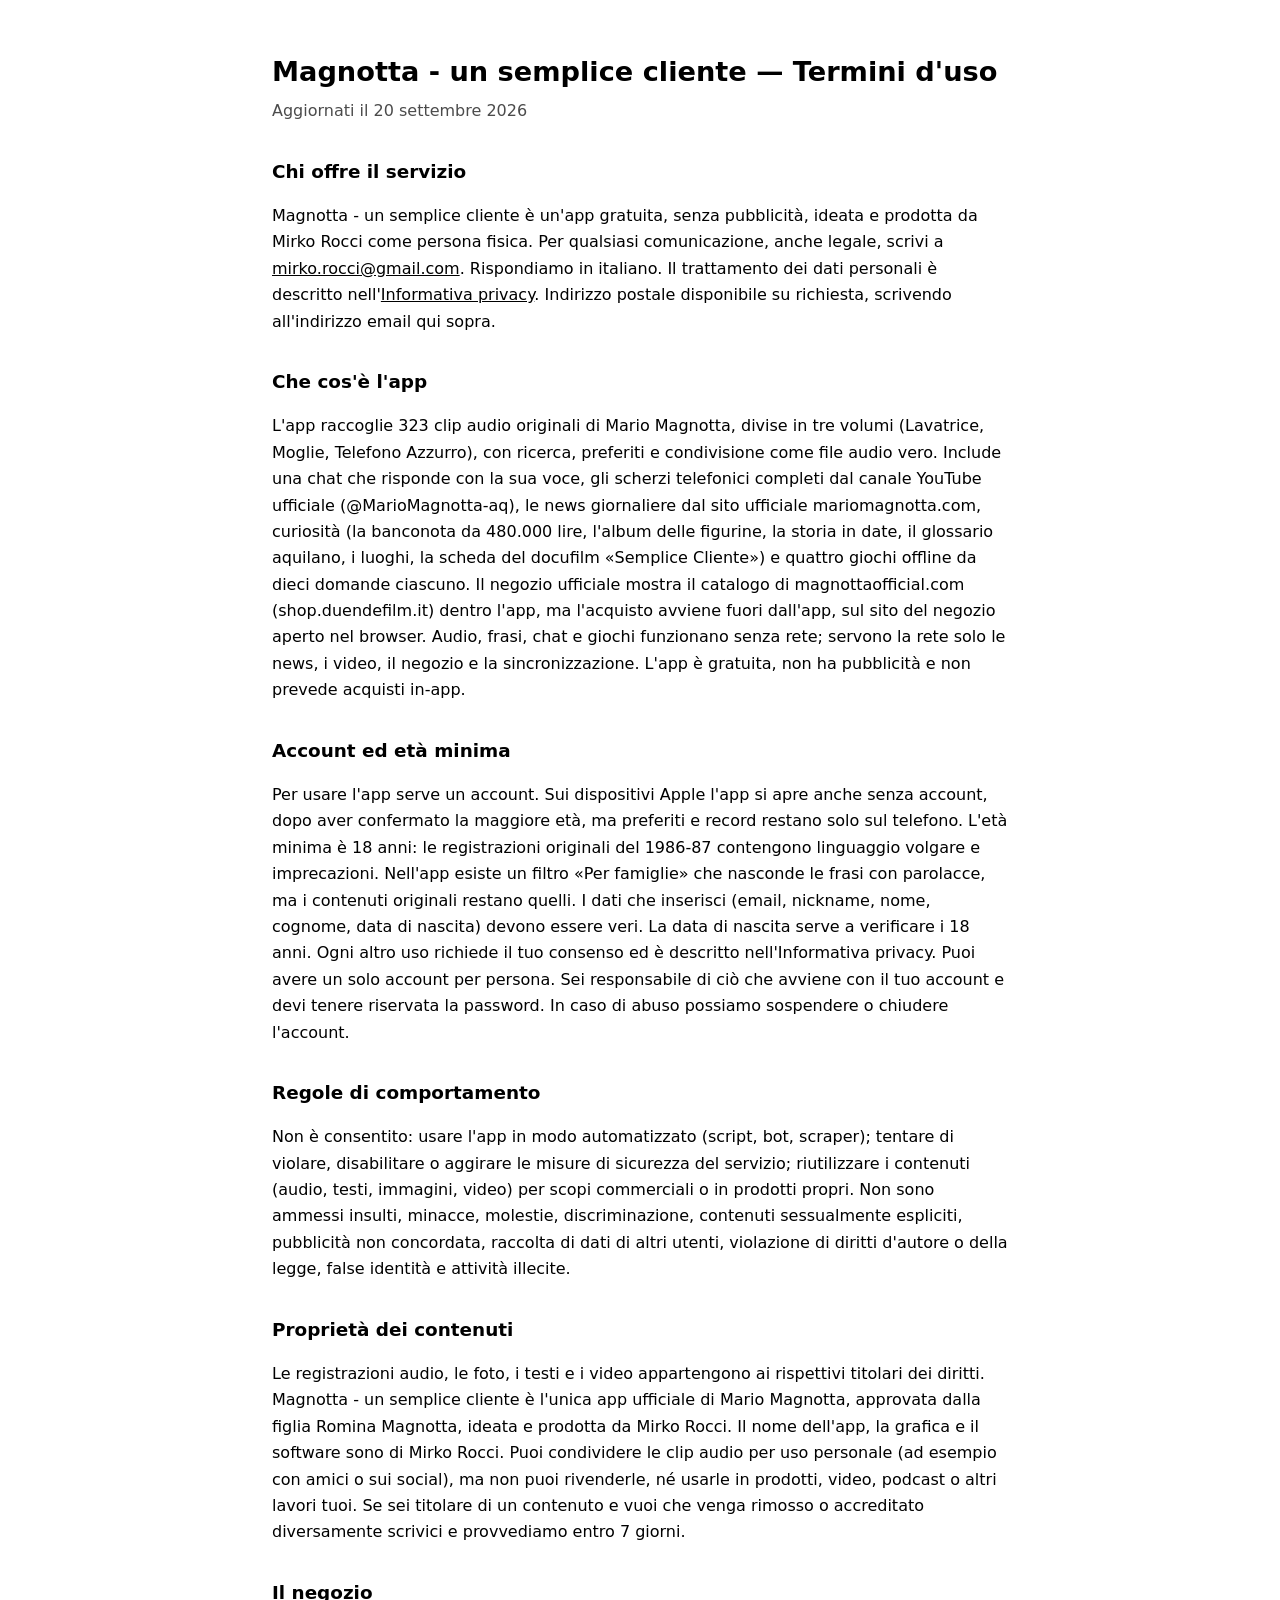
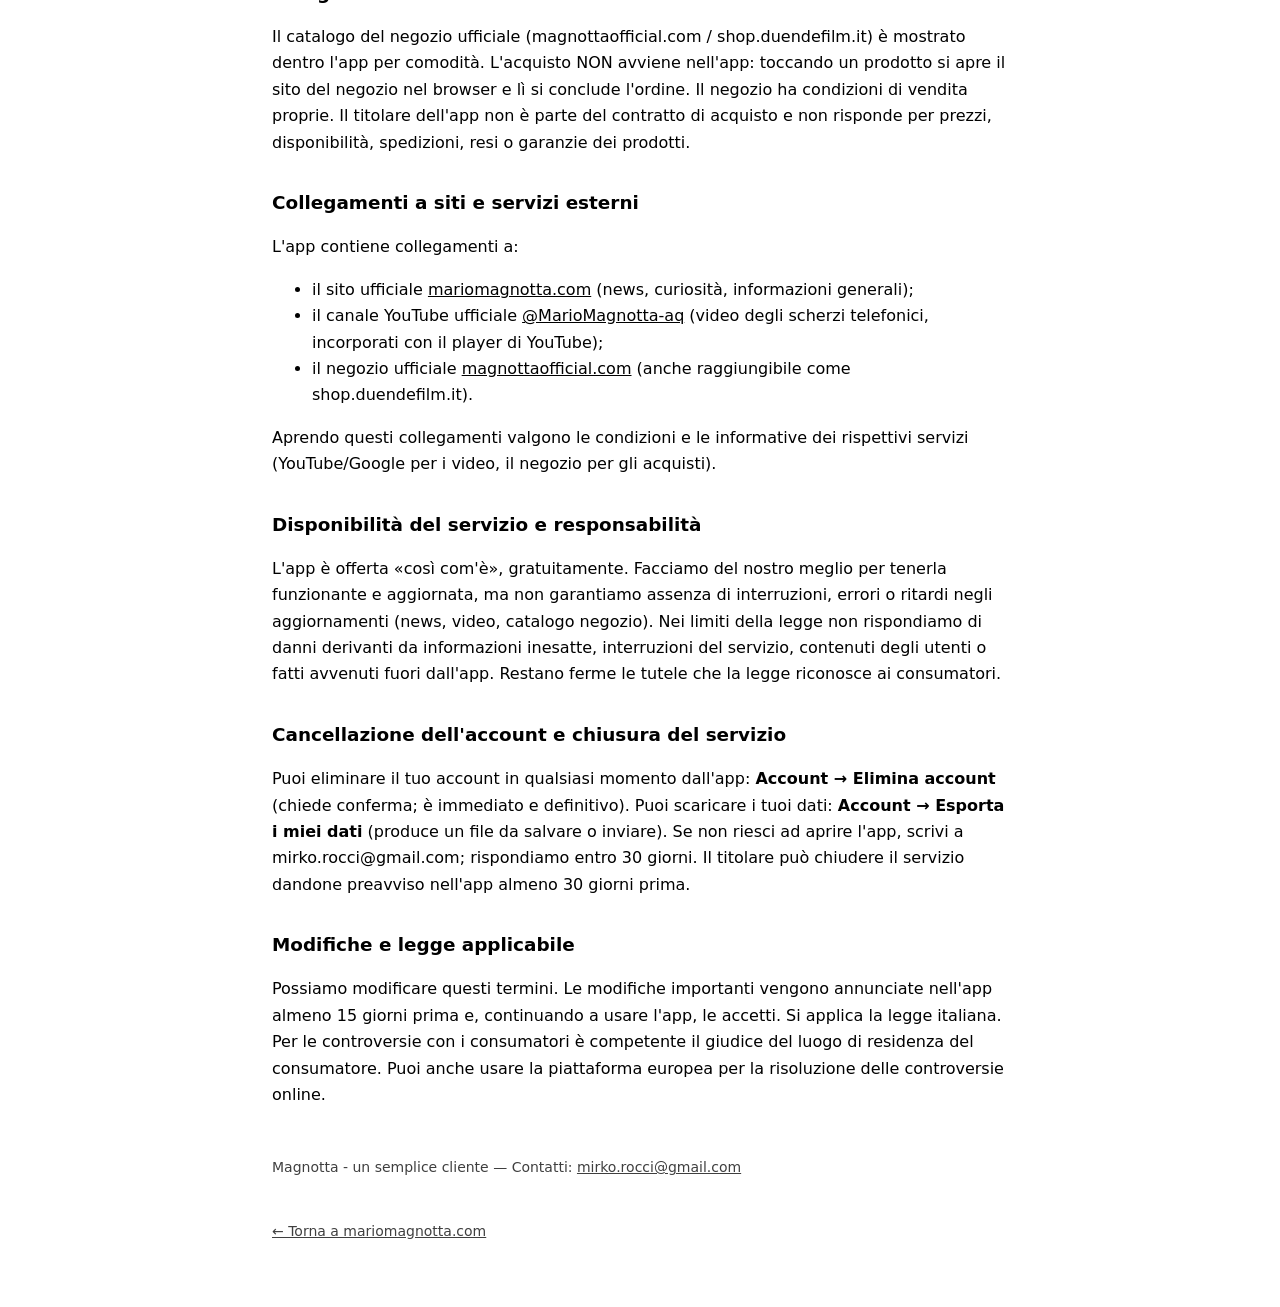
<file: app/termini.html>
<!doctype html>
<html lang="it">
<head>
<meta charset="utf-8">
<meta name="viewport" content="width=device-width, initial-scale=1">
<meta name="theme-color" content="#e63419">
<meta name="robots" content="index, follow">
<link rel="canonical" href="https://mariomagnotta.com/app/termini">
<title>Magnotta - un semplice cliente — Termini d'uso</title>
<style>
  :root { color-scheme: light dark; }
  body { max-width: 46rem; margin: 0 auto; padding: 2rem 1.25rem 4rem;
         font: 16px/1.65 system-ui, -apple-system, "Segoe UI", Roboto, sans-serif; }
  h1 { font-size: 1.7rem; margin-bottom: .2rem; }
  h2 { font-size: 1.15rem; margin-top: 2rem; }
  .sub { opacity: .7; margin-top: 0; }
  footer { margin-top: 3rem; font-size: .875rem; opacity: .75; }
  a { color: inherit; }
</style>
</head>
<body>
<h1>Magnotta - un semplice cliente — Termini d'uso</h1>
<p class="sub">Aggiornati il 20 settembre 2026</p>

<h2>Chi offre il servizio</h2>
<p>Magnotta - un semplice cliente è un'app gratuita, senza pubblicità, ideata e prodotta da Mirko Rocci come persona fisica.
Per qualsiasi comunicazione, anche legale, scrivi a <a href="mailto:mirko.rocci@gmail.com">mirko.rocci@gmail.com</a>.
Rispondiamo in italiano. Il trattamento dei dati personali è descritto
nell'<a href="https://mariomagnotta.com/app/privacy.html">Informativa privacy</a>.
Indirizzo postale disponibile su richiesta, scrivendo all'indirizzo email qui sopra.</p>

<h2>Che cos'è l'app</h2>
<p>L'app raccoglie 323 clip audio originali di Mario Magnotta, divise in tre volumi (Lavatrice, Moglie, Telefono Azzurro), con ricerca, preferiti e condivisione come file audio vero.
Include una chat che risponde con la sua voce, gli scherzi telefonici completi dal canale YouTube ufficiale (@MarioMagnotta-aq), le news giornaliere dal sito ufficiale mariomagnotta.com, curiosità (la banconota da 480.000 lire, l'album delle figurine, la storia in date, il glossario aquilano, i luoghi, la scheda del docufilm «Semplice Cliente») e quattro giochi offline da dieci domande ciascuno.
Il negozio ufficiale mostra il catalogo di magnottaofficial.com (shop.duendefilm.it) dentro l'app, ma l'acquisto avviene fuori dall'app, sul sito del negozio aperto nel browser.
Audio, frasi, chat e giochi funzionano senza rete; servono la rete solo le news, i video, il negozio e la sincronizzazione.
L'app è gratuita, non ha pubblicità e non prevede acquisti in-app.</p>

<h2>Account ed età minima</h2>
<p>Per usare l'app serve un account. Sui dispositivi Apple l'app si apre anche senza account, dopo aver confermato la maggiore età, ma preferiti e record restano solo sul telefono. L'età minima è 18 anni: le registrazioni originali del 1986-87 contengono linguaggio volgare e imprecazioni. Nell'app esiste un filtro «Per famiglie» che nasconde le frasi con parolacce, ma i contenuti originali restano quelli.
I dati che inserisci (email, nickname, nome, cognome, data di nascita) devono essere veri. La data di nascita serve a verificare i 18 anni. Ogni altro uso richiede il tuo consenso ed è descritto nell'Informativa privacy.
Puoi avere un solo account per persona. Sei responsabile di ciò che avviene con il tuo account e devi tenere riservata la password.
In caso di abuso possiamo sospendere o chiudere l'account.</p>

<h2>Regole di comportamento</h2>
<p>Non è consentito: usare l'app in modo automatizzato (script, bot, scraper); tentare di violare, disabilitare o aggirare le misure di sicurezza del servizio; riutilizzare i contenuti (audio, testi, immagini, video) per scopi commerciali o in prodotti propri.
Non sono ammessi insulti, minacce, molestie, discriminazione, contenuti sessualmente espliciti, pubblicità non concordata, raccolta di dati di altri utenti, violazione di diritti d'autore o della legge, false identità e attività illecite.</p>

<h2>Proprietà dei contenuti</h2>
<p>Le registrazioni audio, le foto, i testi e i video appartengono ai rispettivi titolari dei diritti.
Magnotta - un semplice cliente è l'unica app ufficiale di Mario Magnotta, approvata dalla figlia Romina Magnotta, ideata e prodotta da Mirko Rocci.
Il nome dell'app, la grafica e il software sono di Mirko Rocci.
Puoi condividere le clip audio per uso personale (ad esempio con amici o sui social), ma non puoi rivenderle, né usarle in prodotti, video, podcast o altri lavori tuoi.
Se sei titolare di un contenuto e vuoi che venga rimosso o accreditato diversamente scrivici e provvediamo entro 7 giorni.</p>

<h2>Il negozio</h2>
<p>Il catalogo del negozio ufficiale (magnottaofficial.com / shop.duendefilm.it) è mostrato dentro l'app per comodità.
L'acquisto NON avviene nell'app: toccando un prodotto si apre il sito del negozio nel browser e lì si conclude l'ordine.
Il negozio ha condizioni di vendita proprie. Il titolare dell'app non è parte del contratto di acquisto e non risponde per prezzi, disponibilità, spedizioni, resi o garanzie dei prodotti.</p>

<h2>Collegamenti a siti e servizi esterni</h2>
<p>L'app contiene collegamenti a:
<ul>
<li>il sito ufficiale <a href="https://mariomagnotta.com">mariomagnotta.com</a> (news, curiosità, informazioni generali);</li>
<li>il canale YouTube ufficiale <a href="https://www.youtube.com/@MarioMagnotta-aq">@MarioMagnotta-aq</a> (video degli scherzi telefonici, incorporati con il player di YouTube);</li>
<li>il negozio ufficiale <a href="https://magnottaofficial.com">magnottaofficial.com</a> (anche raggiungibile come shop.duendefilm.it).</li>
</ul>
Aprendo questi collegamenti valgono le condizioni e le informative dei rispettivi servizi (YouTube/Google per i video, il negozio per gli acquisti).</p>

<h2>Disponibilità del servizio e responsabilità</h2>
<p>L'app è offerta «così com'è», gratuitamente. Facciamo del nostro meglio per tenerla funzionante e aggiornata, ma non garantiamo assenza di interruzioni, errori o ritardi negli aggiornamenti (news, video, catalogo negozio).
Nei limiti della legge non rispondiamo di danni derivanti da informazioni inesatte, interruzioni del servizio, contenuti degli utenti o fatti avvenuti fuori dall'app.
Restano ferme le tutele che la legge riconosce ai consumatori.</p>

<h2>Cancellazione dell'account e chiusura del servizio</h2>
<p>Puoi eliminare il tuo account in qualsiasi momento dall'app: <strong>Account → Elimina account</strong> (chiede conferma; è immediato e definitivo).
Puoi scaricare i tuoi dati: <strong>Account → Esporta i miei dati</strong> (produce un file da salvare o inviare).
Se non riesci ad aprire l'app, scrivi a mirko.rocci@gmail.com; rispondiamo entro 30 giorni.
Il titolare può chiudere il servizio dandone preavviso nell'app almeno 30 giorni prima.</p>

<h2>Modifiche e legge applicabile</h2>
<p>Possiamo modificare questi termini. Le modifiche importanti vengono annunciate nell'app almeno 15 giorni prima e, continuando a usare l'app, le accetti.
Si applica la legge italiana. Per le controversie con i consumatori è competente il giudice del luogo di residenza del consumatore.
Puoi anche usare la piattaforma europea per la risoluzione delle controversie online.</p>

<footer>Magnotta - un semplice cliente — Contatti: <a href="mailto:mirko.rocci@gmail.com">mirko.rocci@gmail.com</a></footer>
<footer style="margin-top:2.5rem;font-size:.875rem"><a href="https://mariomagnotta.com/">&larr; Torna a mariomagnotta.com</a></footer>
</body>
</html>
</file>
<file: css/style.css>
/* =========================================================
   MARIO MAGNOTTA v2 — stile pop-art retrò, super animato
   ========================================================= */
/* Font ospitati sul sito (niente Google Fonts): woff2 latin di @fontsource 5.3.0,
   gli stessi dell'app. Licenza SIL Open Font License 1.1: assets/fonts/OFL-*.txt */
@font-face{font-family:'Anton';font-style:normal;font-display:swap;font-weight:400;src:url(/assets/fonts/anton-latin-400-normal.woff2) format('woff2')}
@font-face{font-family:'Fredoka';font-style:normal;font-display:swap;font-weight:400;src:url(/assets/fonts/fredoka-latin-400-normal.woff2) format('woff2')}
@font-face{font-family:'Fredoka';font-style:normal;font-display:swap;font-weight:500;src:url(/assets/fonts/fredoka-latin-500-normal.woff2) format('woff2')}
@font-face{font-family:'Fredoka';font-style:normal;font-display:swap;font-weight:600;src:url(/assets/fonts/fredoka-latin-600-normal.woff2) format('woff2')}
@font-face{font-family:'Fredoka';font-style:normal;font-display:swap;font-weight:700;src:url(/assets/fonts/fredoka-latin-700-normal.woff2) format('woff2')}
@font-face{font-family:'Space Mono';font-style:normal;font-display:swap;font-weight:400;src:url(/assets/fonts/space-mono-latin-400-normal.woff2) format('woff2')}
@font-face{font-family:'Space Mono';font-style:normal;font-display:swap;font-weight:700;src:url(/assets/fonts/space-mono-latin-700-normal.woff2) format('woff2')}
:root{
  --cream:#fff5e1;--paper:#fffbf2;--ink:#1d1a17;
  --red:#e63419;--red-dark:#b5240f;--yellow:#ffce2b;
  --teal:#19b3a6;--blue:#2660d4;--pink:#ff5d8f;--purple:#7b4ddb;
  --shadow:6px 6px 0 var(--ink);--shadow-sm:4px 4px 0 var(--ink);--r:18px;
}
*{margin:0;padding:0;box-sizing:border-box}
html{scroll-behavior:smooth;overflow-x:clip}
body{font-family:'Fredoka',system-ui,sans-serif;background:var(--cream);color:var(--ink);overflow-x:clip;line-height:1.55;width:100%}
body.menu-open{overflow:hidden}
h1,h2,h3,h4{font-family:'Anton',Impact,sans-serif;font-weight:400;letter-spacing:.5px;line-height:1}
a{color:inherit;text-decoration:none}
img{max-width:100%;height:auto;display:block}
[hidden]{display:none!important}
.inline-link{color:var(--red);text-decoration:underline;text-underline-offset:2px;font-weight:600}
.light .inline-link{color:var(--yellow)}

/* animated aurora + halftone */
.aurora{position:fixed;inset:-35%;z-index:-3;pointer-events:none;filter:blur(70px);opacity:.5;
  background:
    radial-gradient(40% 40% at 20% 30%, var(--pink), transparent 60%),
    radial-gradient(45% 45% at 80% 20%, var(--yellow), transparent 60%),
    radial-gradient(50% 50% at 70% 80%, var(--teal), transparent 60%),
    radial-gradient(45% 45% at 30% 75%, var(--blue), transparent 60%);
  /* si muove solo con transform: il livello sfocato viene disegnato una volta e poi spostato dalla GPU.
     Animare background-position obbligava il browser a ridisegnare e risfocare tutto a ogni fotogramma. */
  will-change:transform;animation:aurora 26s ease-in-out infinite alternate}
@keyframes aurora{from{transform:translate3d(-3%,-2%,0) scale(1.02)}to{transform:translate3d(3%,2%,0) scale(1.12)}}
.halftone{position:fixed;inset:0;z-index:-2;pointer-events:none;
  background:radial-gradient(circle, rgba(29,26,23,.10) 1.3px, transparent 1.5px) 0 0/22px 22px}
/* floating emojis */
.floaties{position:fixed;inset:0;z-index:-1;pointer-events:none;overflow:hidden;contain:strict}
.floaties span{position:absolute;font-size:2rem;opacity:.10;animation:rise linear infinite}
.floaties span:nth-child(1){left:6%;animation-duration:19s}
.floaties span:nth-child(2){left:18%;animation-duration:24s;animation-delay:-4s;font-size:2.6rem}
.floaties span:nth-child(3){left:33%;animation-duration:21s;animation-delay:-8s}
.floaties span:nth-child(4){left:48%;animation-duration:26s;animation-delay:-2s;font-size:2.4rem}
.floaties span:nth-child(5){left:62%;animation-duration:18s;animation-delay:-10s}
.floaties span:nth-child(6){left:74%;animation-duration:23s;animation-delay:-6s;font-size:2.8rem}
.floaties span:nth-child(7){left:86%;animation-duration:20s;animation-delay:-12s}
.floaties span:nth-child(8){left:94%;animation-duration:25s;animation-delay:-3s}
@keyframes rise{0%{transform:translateY(110vh) rotate(0)}100%{transform:translateY(-20vh) rotate(360deg)}}

#scroll-progress{position:fixed;top:0;left:0;height:5px;width:100%;background:var(--red);z-index:200;transform:scaleX(0);transform-origin:0 50%;will-change:transform}

/* ticker */
.ticker{position:relative;z-index:60;background:var(--ink);color:var(--yellow);border-bottom:3px solid var(--ink);overflow:hidden;font-family:'Space Mono',monospace;font-weight:700;font-size:.8rem;letter-spacing:1px}
.ticker-track{display:inline-flex;gap:1.2rem;align-items:center;white-space:nowrap;padding:.5rem 0;animation:ticker 30s linear infinite}
.ticker-track span:nth-child(even){color:var(--red)}
@keyframes ticker{from{transform:translateX(0)}to{transform:translateX(-50%)}}

/* FLASH NEWS (nastro con le ultime notizie, generato da NEWS) */
.flash{position:relative;z-index:61;display:flex;align-items:stretch;background:var(--red);color:#fff;border-bottom:3px solid var(--ink);font-family:'Space Mono',monospace;font-weight:700;font-size:.82rem}
.flash-label{flex:none;display:flex;align-items:center;padding:.45rem .9rem;background:var(--yellow);color:var(--ink);border-right:3px solid var(--ink);text-transform:uppercase;letter-spacing:1px;text-decoration:none;white-space:nowrap}
.flash-label:hover,.flash-label:focus-visible{background:#fff}
.flash-viewport{flex:1;min-width:0;overflow:hidden;display:flex;align-items:center;-webkit-mask-image:linear-gradient(90deg,transparent,#000 3%,#000 97%,transparent);mask-image:linear-gradient(90deg,transparent,#000 3%,#000 97%,transparent)}
.flash-track{display:flex;width:max-content;animation:flash var(--flash-dur,45s) linear infinite}
.flash:hover .flash-track,.flash:focus-within .flash-track{animation-play-state:paused}
.flash-group{display:flex;align-items:center;gap:1rem;padding:.45rem 1rem .45rem 0;white-space:nowrap}
.flash-item{color:#fff;text-decoration:none}
a.flash-item:hover,a.flash-item:focus-visible{text-decoration:underline;text-underline-offset:3px}
.flash-item b{color:var(--yellow);margin-right:.25rem}
.flash-hot{font-style:normal;background:var(--yellow);color:var(--ink);border-radius:20px;padding:.05rem .5rem;margin-right:.4rem;letter-spacing:.5px;text-transform:uppercase}
.flash-item.hot b{color:#fff}
.flash-sep{color:var(--ink)}
@keyframes flash{from{transform:translateX(0)}to{transform:translateX(-50%)}}
@media (prefers-reduced-motion:reduce){.flash-track{animation:none}.flash-viewport{overflow-x:auto}.flash-group[aria-hidden]{display:none}}
@media (max-width:600px){.flash{font-size:.74rem}.flash-label{padding:.4rem .6rem}}

/* navbar */
#navbar{position:sticky;top:0;z-index:100;display:flex;align-items:center;justify-content:space-between;padding:.7rem clamp(1rem,4vw,2.5rem);background:rgba(255,251,242,.97);border-bottom:3px solid var(--ink)}
.brand{display:flex;align-items:center;gap:.5rem;font-family:'Anton';font-size:1.35rem}
.brand-mark{font-size:1.3rem;transform:rotate(-12deg);animation:ring 4s ease-in-out infinite}
@keyframes ring{0%,92%,100%{transform:rotate(-12deg)}94%{transform:rotate(8deg)}96%{transform:rotate(-8deg)}98%{transform:rotate(6deg)}}
.nav-links{display:flex;gap:.25rem;align-items:center;flex-wrap:wrap}
.nav-links a{font-weight:600;font-size:.92rem;padding:.4rem .6rem;border-radius:10px;transition:.15s}
.nav-links a:hover,.nav-links a.active{background:var(--yellow)}
.nav-cta{background:var(--red);color:#fff;border:2px solid var(--ink);box-shadow:3px 3px 0 var(--ink)}
.nav-cta:hover{background:var(--red-dark)!important;color:#fff!important;transform:translate(-1px,-1px);box-shadow:4px 4px 0 var(--ink)}
.menu-toggle{display:none;flex-direction:column;gap:5px;background:none;border:none;cursor:pointer;padding:6px}
.menu-toggle span{width:26px;height:3px;background:var(--ink);border-radius:3px;transition:.2s}

/* buttons */
.btn{display:inline-flex;align-items:center;gap:.4rem;font-family:'Fredoka';font-weight:600;padding:.8rem 1.4rem;border-radius:14px;border:3px solid var(--ink);cursor:pointer;font-size:1rem;transition:transform .12s,box-shadow .12s;box-shadow:var(--shadow-sm)}
.btn:hover{transform:translate(-2px,-2px);box-shadow:6px 6px 0 var(--ink)}
.btn:active{transform:translate(2px,2px);box-shadow:2px 2px 0 var(--ink)}
.btn-primary{background:var(--red);color:#fff}
.btn-yt{background:#fff;color:var(--ink)}
.btn-ghost{background:transparent;color:var(--ink)}
.btn-big{font-size:1.12rem;padding:1rem 1.7rem}

/* layout */
.section{padding:clamp(3.5rem,8vw,6rem) clamp(1.1rem,5vw,4rem);position:relative;max-width:1200px;margin:0 auto}
.section-head{text-align:center;margin-bottom:2.6rem}
.eyebrow{display:inline-block;font-family:'Space Mono',monospace;font-weight:700;font-size:.8rem;letter-spacing:2px;text-transform:uppercase;background:var(--yellow);color:var(--ink);padding:.3rem .8rem;border:2px solid var(--ink);border-radius:30px;margin-bottom:1rem}
.section-head h2{font-size:clamp(2rem,6vw,3.4rem)}
.hl{color:var(--red)}.hl-y{color:var(--yellow)}
.section-intro{max-width:660px;margin:1rem auto 0;font-size:1.1rem;opacity:.9}
.light{color:var(--cream)}.section-intro.light{opacity:.95}

/* HERO */
#hero{position:relative;padding:clamp(2.5rem,6vw,5rem) clamp(1.1rem,5vw,4rem) 4rem;max-width:1200px;margin:0 auto}
.hero-inner{display:grid;grid-template-columns:1.1fr .9fr;gap:2.5rem;align-items:center}
.hero-kicker{display:inline-block;font-family:'Space Mono',monospace;font-weight:700;color:var(--red);background:#fff;border:2px solid var(--ink);padding:.35rem .8rem;border-radius:30px;font-size:.82rem;letter-spacing:1px;margin-bottom:1.1rem;box-shadow:3px 3px 0 var(--ink)}
.hero-title{font-size:clamp(3.2rem,12vw,7rem);line-height:.86;margin-bottom:1.1rem}
.hero-title .line{display:block}
.hero-title .line:first-child{color:var(--red);text-shadow:4px 4px 0 var(--ink);animation:wob1 6s ease-in-out infinite}
.hero-title .outline{color:var(--yellow);-webkit-text-stroke:3px var(--ink);text-shadow:var(--shadow)}
@keyframes wob1{0%,100%{transform:translateX(0)}50%{transform:translateX(6px)}}
.hero-sub{font-size:1.2rem;max-width:520px;margin-bottom:1.2rem}
.hero-quote{font-family:'Anton';font-size:clamp(1.1rem,3.5vw,1.7rem);background:var(--yellow);border:3px solid var(--ink);border-radius:14px;padding:.6rem 1rem;display:inline-block;margin-bottom:1.5rem;transform:rotate(-2deg);box-shadow:var(--shadow-sm)}
.hero-cta{display:flex;gap:.7rem;flex-wrap:wrap;margin-bottom:1.5rem}
.hero-badges{display:flex;align-items:center;gap:.7rem;flex-wrap:wrap;font-family:'Space Mono';font-weight:700;font-size:.85rem}
.hero-badges i{width:7px;height:7px;background:var(--red);border-radius:50%;display:inline-block}

/* hero portrait stage (3D + duotone + speech) */
.hero-art{perspective:1000px;display:flex;justify-content:center}
.portrait-stage{position:relative;width:min(360px,80vw);transition:transform .15s ease-out;transform-style:preserve-3d}
.portrait-burst{position:absolute;inset:-12%;border-radius:50%;z-index:-1;
  background:conic-gradient(var(--yellow) 0 10%,var(--red) 0 20%,var(--yellow) 0 30%,var(--red) 0 40%,var(--yellow) 0 50%,var(--red) 0 60%,var(--yellow) 0 70%,var(--red) 0 80%,var(--yellow) 0 90%,var(--red) 0 100%);
  animation:spin 28s linear infinite;opacity:.9}
@keyframes spin{to{transform:rotate(360deg)}}
.portrait-frame{position:relative;border:5px solid var(--ink);border-radius:16px;overflow:hidden;box-shadow:10px 10px 0 var(--ink);background:#000;aspect-ratio:383/500}
.portrait-frame img{width:100%;height:100%;object-fit:cover;filter:contrast(1.08) saturate(1.05);animation:kenburns 14s ease-in-out infinite alternate}
@keyframes kenburns{from{transform:scale(1)}to{transform:scale(1.08)}}
.portrait-duotone{position:absolute;inset:0;mix-blend-mode:color;background:linear-gradient(160deg,rgba(230,52,25,.0),rgba(38,96,212,.0));opacity:0;transition:.4s}
.portrait-stage:hover .portrait-duotone{background:linear-gradient(160deg,rgba(230,52,25,.35),rgba(38,96,212,.35));opacity:1}
.speech{position:absolute;top:-26px;left:-30px;max-width:230px;background:#fff;border:3px solid var(--ink);border-radius:16px;padding:.6rem .9rem;font-family:'Fredoka';font-weight:600;font-size:.95rem;box-shadow:var(--shadow-sm);transition:opacity .25s;transform:rotate(-3deg);z-index:3}
.speech::after{content:"";position:absolute;bottom:-14px;left:30px;border:8px solid transparent;border-top-color:var(--ink)}
.phone-float{position:absolute;bottom:-18px;right:-14px;font-size:3.2rem;animation:float 3s ease-in-out infinite;z-index:3}
@keyframes float{0%,100%{transform:translateY(0) rotate(-8deg)}50%{transform:translateY(-14px) rotate(8deg)}}
.star-burst{position:absolute;top:-10px;right:-18px;background:var(--red);color:#fff;font-family:'Anton';font-size:.95rem;width:84px;height:84px;display:flex;align-items:center;justify-content:center;text-align:center;z-index:3;
  clip-path:polygon(50% 0,61% 18%,82% 12%,76% 33%,98% 38%,80% 52%,95% 70%,72% 68%,67% 90%,50% 76%,33% 90%,28% 68%,5% 70%,20% 52%,2% 38%,24% 33%,18% 12%,39% 18%);
  animation:pulse 1.6s ease-in-out infinite}
@keyframes pulse{0%,100%{transform:scale(1) rotate(-6deg)}50%{transform:scale(1.12) rotate(-6deg)}}
.scroll-hint{display:block;text-align:center;margin-top:2.5rem;font-family:'Space Mono';font-weight:700;animation:bob 1.8s ease-in-out infinite}
@keyframes bob{0%,100%{transform:translateY(0)}50%{transform:translateY(8px)}}

/* STATS */
#stats{background:var(--ink);padding:2.2rem clamp(1rem,5vw,4rem)}
.stats-grid{max-width:1100px;margin:0 auto;display:grid;grid-template-columns:repeat(4,1fr);gap:1.2rem}
.stat{text-align:center;color:var(--cream)}
.stat-num{font-family:'Anton';font-size:clamp(1.8rem,5vw,3rem);color:var(--yellow)}
.stat-label{font-size:.9rem;opacity:.85;font-weight:500}

/* STORIA */
.storia-grid{display:grid;grid-template-columns:1.3fr .7fr;gap:2rem;align-items:start}
.storia-lead p{font-size:1.12rem;margin-bottom:1rem}
.storia-lead .btn{margin-top:.5rem}
.storia-facts{list-style:none;background:#fff;border:3px solid var(--ink);border-radius:var(--r);box-shadow:var(--shadow);overflow:hidden}
.storia-facts li{display:flex;justify-content:space-between;gap:1rem;padding:.85rem 1.1rem;border-bottom:2px solid var(--ink)}
.storia-facts li:last-child{border-bottom:none}
.storia-facts li:nth-child(odd){background:var(--cream)}
.fk{font-family:'Space Mono';font-weight:700;font-size:.78rem;text-transform:uppercase;opacity:.7}
.fv{font-weight:600;text-align:right}

/* TIMELINE */
.timeline-wrap{margin-top:4rem}
.timeline-title{text-align:center;font-size:clamp(1.5rem,4vw,2.2rem);margin-bottom:2rem}
.timeline{position:relative;max-width:760px;margin:0 auto;display:flex;flex-direction:column;gap:1.1rem}
.tl-item{display:grid;grid-template-columns:120px 1fr;gap:1rem;align-items:start;background:#fff;border:3px solid var(--ink);border-radius:14px;padding:1rem 1.2rem;box-shadow:var(--shadow-sm);opacity:0;transform:translateY(20px);transition:.5s}
.tl-item.in{opacity:1;transform:none}
.tl-anno{font-family:'Anton';color:var(--red);font-size:1.2rem}
.tl-item h4{font-size:1.15rem;margin-bottom:.25rem}
.tl-item p{font-size:.98rem}

/* TELEFONATE (dark) */
.section-dark{background:linear-gradient(160deg,var(--blue),var(--purple));max-width:none;color:var(--cream)}
.section-dark > *{max-width:1200px;margin-left:auto;margin-right:auto}
.gruppo{margin-bottom:2.6rem}
.gruppo-head{margin-bottom:1.2rem;opacity:0;transform:translateY(16px);transition:.5s}
.gruppo-head.in{opacity:1;transform:none}
.gruppo-head h3{color:#fff;font-size:1.8rem}
.gruppo-head p{color:var(--cream);opacity:.85;font-size:1rem}
.video-grid{display:grid;grid-template-columns:repeat(auto-fill,minmax(320px,1fr));gap:1.4rem}
.vcard{background:#fff;color:var(--ink);border:3px solid var(--ink);border-radius:var(--r);overflow:hidden;box-shadow:var(--shadow);opacity:0;transform:translateY(24px);transition:.5s}
.vcard.in{opacity:1;transform:none}
.vcard:hover{transform:translateY(-4px)}
.vthumb{position:relative;aspect-ratio:16/9;background:#000;cursor:pointer;overflow:hidden}
.vthumb img{width:100%;height:100%;object-fit:cover;transition:.4s}
.vthumb:hover img{transform:scale(1.06)}
.vthumb iframe{width:100%;height:100%;border:0;display:block}
.vplay{position:absolute;inset:0;display:flex;align-items:center;justify-content:center;background:rgba(0,0,0,.18);transition:.2s}
.vplay:hover{background:rgba(0,0,0,.05)}
.vplay span{width:62px;height:62px;border-radius:50%;background:var(--red);color:#fff;border:3px solid #fff;display:flex;align-items:center;justify-content:center;font-size:1.4rem;box-shadow:3px 3px 0 rgba(0,0,0,.4)}
.vbadge{position:absolute;top:10px;left:10px;background:var(--yellow);color:var(--ink);font-family:'Space Mono';font-weight:700;font-size:.72rem;padding:.25rem .55rem;border:2px solid var(--ink);border-radius:20px}
.vbody{padding:1rem 1.1rem}
.vbody h3{font-size:1.4rem;margin-bottom:.2rem}
.vdate{font-family:'Space Mono';font-size:.75rem;color:var(--red);font-weight:700;margin-bottom:.5rem}
.vbody p{font-size:.95rem;margin-bottom:.8rem}

/* AUDIO BAR */
.audiobar{display:flex;align-items:center;gap:.7rem;background:var(--ink);border-radius:12px;padding:.5rem .6rem;border:2px solid var(--ink)}
.ab-play{flex:none;width:38px;height:38px;border-radius:50%;border:2px solid var(--yellow);background:var(--red);color:#fff;font-size:.9rem;cursor:pointer;display:flex;align-items:center;justify-content:center;transition:.15s}
.ab-play:hover{transform:scale(1.08)}
.audiobar.loading .ab-play{animation:blink 1s linear infinite}
@keyframes blink{50%{opacity:.4}}
.ab-mid{flex:1;min-width:0}
.ab-label{font-family:'Space Mono';font-weight:700;font-size:.68rem;color:var(--yellow);margin-bottom:.3rem;letter-spacing:.5px}
.ab-track{height:8px;background:rgba(255,255,255,.18);border-radius:6px;cursor:pointer;overflow:hidden}
.ab-fill{height:100%;width:0;background:linear-gradient(90deg,var(--yellow),var(--red));border-radius:6px}
.ab-time{flex:none;font-family:'Space Mono';font-weight:700;font-size:.7rem;color:var(--cream);opacity:.85;min-width:42px;text-align:right}

.yt-cta{text-align:center;margin-top:1rem;margin-bottom:1rem}
.speciali-title{text-align:center;color:#fff;font-size:1.8rem;margin:2.5rem 0 1.4rem}
.speciali{display:grid;gap:1.4rem}
.scard{display:grid;grid-template-columns:1.1fr 1fr;gap:1.4rem;align-items:center;background:var(--ink);border:3px solid var(--yellow);border-radius:var(--r);padding:1.2rem}
.scard .vthumb{border-radius:12px;border:3px solid #fff}
.scard-text h3{color:var(--yellow);font-size:1.6rem;margin-bottom:.5rem}
.scard-text p{color:var(--cream);margin-bottom:.8rem}

/* GALLERIA */
.gallery{display:grid;grid-template-columns:repeat(auto-fill,minmax(220px,1fr));gap:1.2rem}
.gal-item{margin:0;position:relative;border:3px solid var(--ink);border-radius:var(--r);overflow:hidden;box-shadow:var(--shadow-sm);cursor:pointer;background:#000;opacity:0;transform:translateY(20px) scale(.96);transition:.5s var(--d,0s)}
.gal-item.in{opacity:1;transform:none}
.gal-item img{width:100%;height:240px;object-fit:cover;transition:.5s;filter:grayscale(.1)}
.gal-item:hover img{transform:scale(1.08);filter:grayscale(0) contrast(1.1)}
.gal-item figcaption{position:absolute;left:0;right:0;bottom:0;padding:.7rem .8rem;font-family:'Space Mono';font-weight:700;font-size:.8rem;color:#fff;background:linear-gradient(transparent,rgba(0,0,0,.8));transform:translateY(8px);opacity:.9}
.gal-item:first-child{grid-column:span 2}
.gal-item:first-child img{height:100%;min-height:240px}

/* LIGHTBOX */
.lightbox{position:fixed;inset:0;z-index:300;background:rgba(10,8,6,.92);display:none;align-items:center;justify-content:center;flex-direction:column;gap:1rem;padding:2rem}
.lightbox.open{display:flex;animation:fade .2s}
@keyframes fade{from{opacity:0}to{opacity:1}}
.lightbox img{max-width:90vw;max-height:80vh;border:4px solid #fff;border-radius:10px}
.lb-cap{color:#fff;font-family:'Space Mono';font-weight:700}
.lb-close{position:absolute;top:1.2rem;right:1.4rem;width:46px;height:46px;border-radius:50%;background:var(--red);color:#fff;border:2px solid #fff;font-size:1.1rem;cursor:pointer}

/* FRASI */
.section-cream{background:var(--paper);max-width:none}
.section-cream > *{max-width:1200px;margin-left:auto;margin-right:auto}
.frasi-grid{display:grid;grid-template-columns:repeat(auto-fill,minmax(260px,1fr));gap:1.3rem}
.frase{background:var(--yellow);border:3px solid var(--ink);border-radius:var(--r);padding:1.6rem 1.3rem;box-shadow:var(--shadow);position:relative;transition:transform .15s}
.frase:hover{transform:rotate(-2deg) scale(1.03)}
.frase:nth-child(3n+2){background:var(--teal);color:#fff}
.frase:nth-child(3n+3){background:var(--pink);color:#fff}
.frase .q{font-family:'Anton';font-size:1.5rem;line-height:1.05;margin-bottom:.6rem}
.frase .n{font-family:'Space Mono';font-size:.8rem;font-weight:700;opacity:.85}
.frase::before{content:'\201C';position:absolute;top:-18px;right:14px;font-family:Georgia,serif;font-size:5rem;opacity:.25}

/* CHICCHE */
.chicche-grid{display:grid;grid-template-columns:repeat(auto-fill,minmax(280px,1fr));gap:1.3rem}
.chicca{background:#fff;border:3px solid var(--ink);border-radius:var(--r);padding:1.4rem;box-shadow:var(--shadow-sm);opacity:0;transform:translateY(20px);transition:.5s}
.chicca.in{opacity:1;transform:none}
.chicca:hover{transform:translateY(-4px) rotate(-1deg)}
.chicca-ico{font-size:2.4rem;margin-bottom:.6rem;display:inline-block;transform:rotate(-6deg)}
.chicca h3{font-size:1.3rem;margin-bottom:.4rem;color:var(--red)}
.chicca p{font-size:.97rem}

/* EVENTI */
.eventi-grid{display:grid;gap:1.6rem}
.evento{display:grid;grid-template-columns:160px 1fr;gap:1.5rem;background:#fff;border:3px solid var(--ink);border-radius:var(--r);overflow:hidden;box-shadow:var(--shadow)}
.ev-date{background:var(--red);color:#fff;display:flex;flex-direction:column;align-items:center;justify-content:center;padding:1.4rem;text-align:center}
.ev-badge{font-family:'Space Mono';font-size:.7rem;font-weight:700;text-transform:uppercase;letter-spacing:1px;margin-bottom:.5rem;background:#fff;color:var(--red);padding:.2rem .5rem;border-radius:20px}
.ev-day{font-family:'Anton';font-size:1.4rem;line-height:1.05}
.ev-body{padding:1.4rem 1.4rem 1.4rem 0}
.ev-body h3{font-size:1.5rem;margin-bottom:.4rem}
.ev-meta{font-family:'Space Mono';font-size:.82rem;font-weight:700;color:var(--blue);margin-bottom:.3rem}
.ev-org{font-weight:600;color:var(--red);margin-bottom:.7rem}
.ev-body p{font-size:1rem}

/* FILM */
.section-film{background:var(--ink);max-width:none}
.film-wrap{max-width:1100px;margin:0 auto;display:grid;grid-template-columns:.75fr 1.25fr;gap:2.5rem;align-items:center}
.film-poster{position:relative;display:block;border:5px solid var(--yellow);border-radius:var(--r);overflow:hidden;box-shadow:10px 10px 0 var(--red);transform:rotate(-2deg);transition:.25s}
.film-poster:hover{transform:rotate(0) scale(1.02)}
.film-poster img{width:100%;display:block}
.film-poster-cta{position:absolute;left:0;right:0;bottom:0;text-align:center;padding:.7rem;font-family:'Space Mono';font-weight:700;font-size:.85rem;color:#fff;background:linear-gradient(transparent,rgba(0,0,0,.85))}
.film-text h2{font-size:clamp(2rem,5vw,3rem);margin:.4rem 0 1rem}
.film-text p{margin-bottom:1rem;font-size:1.08rem}
.film-facts{list-style:none;margin:1.4rem 0;display:grid;gap:.6rem}
.film-facts li{display:flex;align-items:center;gap:.7rem;color:var(--cream);font-weight:500}
.film-facts li span{font-size:1.2rem}

/* NEWS */
.news-grid{display:grid;grid-template-columns:repeat(auto-fill,minmax(300px,1fr));gap:1.3rem}
.newscard{background:#fff;border:3px solid var(--ink);border-radius:var(--r);padding:1.3rem;box-shadow:var(--shadow-sm);opacity:0;transform:translateY(20px);transition:.5s}
.newscard.in{opacity:1;transform:none}
.newscard:hover{transform:translateY(-4px)}
.news-top{display:flex;justify-content:space-between;align-items:center;margin-bottom:.7rem}
.news-tags{display:flex;align-items:center;gap:.4rem;flex-wrap:wrap}
.news-hot{background:var(--red);color:#fff;font-family:'Space Mono';font-weight:700;font-size:.72rem;padding:.2rem .6rem;border:2px solid var(--ink);border-radius:20px;text-transform:uppercase}
.newscard.hot{border-color:var(--red);box-shadow:6px 6px 0 var(--red)}
.news-tag{background:var(--teal);color:#fff;font-family:'Space Mono';font-weight:700;font-size:.72rem;padding:.2rem .6rem;border:2px solid var(--ink);border-radius:20px}
.news-date{font-family:'Space Mono';font-size:.78rem;font-weight:700;opacity:.6}
.newscard h3{font-size:1.3rem;margin-bottom:.4rem}
.newscard p{font-size:.97rem}

/* SHOP */
.section-shop{text-align:center}
.shop-wrap{max-width:920px;margin:0 auto}
.shop-mock{display:grid;grid-template-columns:repeat(4,1fr);gap:1rem;margin:2.2rem 0}
.prod-price{display:block;font-family:'Space Mono',monospace;font-weight:700;color:var(--red);font-size:1rem;margin-bottom:.55rem}
.prod{background:#fff;border:3px solid var(--ink);border-radius:var(--r);padding:.8rem .8rem 1rem;box-shadow:var(--shadow-sm);position:relative;transition:transform .15s;color:var(--ink)}
.prod:hover{transform:translateY(-6px)}
.prod-img{display:block;width:100%;height:auto;aspect-ratio:1;object-fit:cover;border:2px solid var(--ink);border-radius:12px;margin-bottom:.7rem;background:#fff}
.prod-name{display:block;font-weight:600;font-size:.9rem;line-height:1.3;margin-bottom:.35rem;min-height:2.6em}
a.prod{display:block;text-decoration:none}
.prod-go{font-family:'Space Mono';font-weight:700;font-size:.72rem;background:var(--yellow);border:2px solid var(--ink);padding:.15rem .55rem;border-radius:20px;display:inline-block}
.shop-cta{margin-top:1.6rem}
.shop-disclaimer{max-width:640px;margin:1.1rem auto 0;font-size:.8rem;line-height:1.45;opacity:.8}

/* FOOTER */
#footer{background:var(--ink);color:var(--cream);padding:3rem clamp(1.1rem,5vw,4rem) 1.5rem}
.foot-grid{max-width:1100px;margin:0 auto;display:grid;grid-template-columns:1.4fr 1fr 1.1fr 1.4fr;gap:2rem}
.foot-brand{font-family:'Anton';font-size:1.5rem;color:var(--yellow)}
.foot-tag{margin-top:.6rem;opacity:.8;font-size:.95rem}
.foot-col h4{font-family:'Anton';color:var(--yellow);margin-bottom:.8rem;font-size:1.1rem;letter-spacing:1px}
.foot-col a{display:block;opacity:.85;margin-bottom:.4rem;transition:.15s;font-size:.95rem}
.foot-col a:hover{opacity:1;color:var(--yellow);transform:translateX(3px)}
.foot-small{opacity:.75;font-size:.88rem}
.foot-small a{color:var(--yellow);text-decoration:underline}
.foot-bottom{max-width:1100px;margin:2.2rem auto 0;padding-top:1.2rem;border-top:2px solid rgba(255,245,225,.2);display:flex;align-items:center;justify-content:space-between;gap:1rem;flex-wrap:wrap;font-size:.85rem;opacity:.85}
.foot-quote{font-family:'Anton';color:var(--yellow)}
.to-top{background:var(--red);color:#fff;border:2px solid var(--cream);width:42px;height:42px;border-radius:50%;cursor:pointer;font-size:1.2rem;transition:.15s}
.to-top:hover{transform:translateY(-4px)}

.reveal-init{opacity:0;transform:translateY(24px)}
.reveal-in{opacity:1;transform:none;transition:.6s}

/* RESPONSIVE */
@media(max-width:920px){
  /* off-canvas con TRANSFORM (non crea overflow orizzontale) */
  .nav-links{position:fixed;top:0;right:0;height:100dvh;width:min(82vw,320px);
    flex-direction:column;align-items:flex-start;gap:.3rem;background:var(--paper);
    border-left:3px solid var(--ink);padding:5.5rem 1.5rem 2rem;
    transform:translateX(100%);transition:transform .28s ease;z-index:95;
    overflow-y:auto;-webkit-overflow-scrolling:touch;will-change:transform}
  .nav-links.open{transform:translateX(0);box-shadow:-10px 0 40px rgba(0,0,0,.25)}
  .nav-links a{width:100%;font-size:1.08rem;padding:.7rem .6rem}
  .nav-backdrop{position:fixed;inset:0;background:rgba(15,12,10,.45);opacity:0;visibility:hidden;
    transition:opacity .28s;z-index:92}
  body.menu-open .nav-backdrop{opacity:1;visibility:visible}
  .menu-toggle{display:flex;z-index:100}
  .menu-toggle.open span:nth-child(1){transform:translateY(8px) rotate(45deg)}
  .menu-toggle.open span:nth-child(2){opacity:0}
  .menu-toggle.open span:nth-child(3){transform:translateY(-8px) rotate(-45deg)}
  .hero-inner{grid-template-columns:1fr;gap:2rem}
  .hero-art{order:-1}
  .stats-grid{grid-template-columns:repeat(2,1fr);gap:1.5rem}
  .storia-grid{grid-template-columns:1fr}
  .scard{grid-template-columns:1fr}
  .film-wrap{grid-template-columns:1fr;gap:1.8rem}
  .film-poster{max-width:340px;margin:0 auto}
  .shop-mock{grid-template-columns:repeat(2,1fr)}
  .foot-grid{grid-template-columns:1fr 1fr}
  .evento{grid-template-columns:1fr}
  .ev-date{flex-direction:row;gap:1rem;justify-content:center}
  .ev-body{padding:1.2rem}
  .tl-item{grid-template-columns:90px 1fr}
  .gal-item:first-child{grid-column:span 1}
}
@media(max-width:480px){
  .foot-grid{grid-template-columns:1fr}
  .shop-mock{grid-template-columns:1fr 1fr}
  .hero-cta .btn{width:100%;justify-content:center}
  .speech{left:0;top:-20px;max-width:180px}
}
@media(prefers-reduced-motion:reduce){*{animation:none!important;transition:none!important}}

/* =========================================================
   v2.1 ADD-ONS — lang switch, cookie, privacy, news links
   ========================================================= */
.nav-tools{display:flex;align-items:center;gap:.6rem}
.lang-switch{display:inline-flex;border:2px solid var(--ink);border-radius:30px;overflow:hidden;box-shadow:2px 2px 0 var(--ink)}
.lang-switch button{font-family:'Space Mono',monospace;font-weight:700;font-size:.78rem;padding:.32rem .55rem;background:#fff;color:var(--ink);border:none;cursor:pointer;transition:.15s;border-right:2px solid var(--ink)}
.lang-switch button:last-child{border-right:none}
.lang-switch button:hover{background:var(--yellow)}
.lang-switch button.active{background:var(--red);color:#fff}

/* small buttons */
.btn-sm{padding:.55rem 1rem;font-size:.9rem;border-radius:11px;box-shadow:3px 3px 0 var(--ink)}
.btn-xs{padding:.35rem .7rem;font-size:.8rem;border-radius:9px;border-width:2px;box-shadow:2px 2px 0 var(--ink)}

/* gallery credit */
.gal-credit{text-align:center;margin-top:1.4rem;font-family:'Space Mono',monospace;font-size:.78rem;opacity:.6}

/* news / event clickable */
a.newscard{display:block;color:inherit;cursor:pointer}
.news-link,.ev-link{display:inline-block;margin-top:.7rem;font-family:'Space Mono',monospace;font-weight:700;font-size:.8rem;color:var(--red)}
a.newscard:hover .news-link{text-decoration:underline}
.ev-link{color:var(--blue)}
.ev-link:hover{text-decoration:underline}

/* consent overlay over video thumb */
.consent-overlay{position:absolute;inset:0;background:rgba(15,12,30,.92);color:#fff;display:flex;flex-direction:column;align-items:center;justify-content:center;gap:.6rem;text-align:center;padding:1rem;z-index:4}
.consent-overlay p{font-size:.9rem;max-width:90%}
.consent-overlay .cv-yt{font-family:'Space Mono',monospace;font-weight:700;font-size:.78rem;color:var(--yellow);text-decoration:underline}

/* audio bar consent prompt */
.ab-consent{display:flex;align-items:center;gap:.6rem;width:100%;margin-top:.4rem;padding-top:.4rem;border-top:1px dashed rgba(255,255,255,.25)}
.ab-consent span{font-size:.72rem;color:var(--cream);opacity:.9;flex:1}
.audiobar.need-consent{flex-wrap:wrap}

/* COOKIE BANNER */
.cookie-banner{position:fixed;left:50%;bottom:18px;transform:translateX(-50%);width:min(680px,94vw);background:var(--paper);border:3px solid var(--ink);border-radius:16px;box-shadow:8px 8px 0 var(--ink);z-index:250;padding:1.1rem 1.2rem;animation:cookiein .4s ease}
@keyframes cookiein{from{transform:translate(-50%,20px);opacity:0}to{transform:translate(-50%,0);opacity:1}}
.cookie-inner{display:grid;gap:.6rem}
.cookie-title{font-family:'Anton';font-size:1.2rem;letter-spacing:1px}
.cookie-inner p{font-size:.92rem}
.cookie-actions{display:flex;gap:.6rem;justify-content:flex-end;flex-wrap:wrap}
/* «Solo necessari» e «Accetta tutto» hanno lo stesso peso visivo (linee guida del Garante, 10/6/2021) */
.cookie-actions .cookie-btn{background:#fff;color:var(--ink)}
.cookie-inner p a{color:var(--red-dark);font-weight:600;text-decoration:underline}
.cookie-x{position:absolute;top:.55rem;right:.55rem;width:38px;height:38px;display:grid;place-items:center;border-radius:50%;background:transparent;color:var(--ink);border:2px solid var(--ink);cursor:pointer;font-size:.95rem;line-height:1}
.cookie-x:hover{background:var(--yellow)}
.cookie-x:focus-visible{outline:3px solid var(--red);outline-offset:2px}
.cookie-title{padding-right:2.6rem}

/* PRIVACY MODAL */
.privacy-modal{position:fixed;inset:0;z-index:300;background:rgba(10,8,6,.85);display:flex;align-items:center;justify-content:center;padding:1.5rem;animation:fade .2s}
.privacy-card{background:var(--paper);border:3px solid var(--ink);border-radius:18px;box-shadow:10px 10px 0 var(--ink);max-width:640px;width:100%;max-height:86vh;overflow:auto;padding:1.8rem;position:relative}
.privacy-card h3{font-size:1.7rem;margin-bottom:1rem;color:var(--red)}
.privacy-body{font-size:.95rem}
.privacy-body p{margin-bottom:.8rem}
.privacy-body code{background:var(--cream);padding:.05rem .3rem;border-radius:4px;font-family:'Space Mono',monospace;font-size:.85em}
.privacy-x{position:absolute;top:1rem;right:1rem;width:40px;height:40px;border-radius:50%;background:var(--red);color:#fff;border:2px solid var(--ink);cursor:pointer;font-size:1rem}
.foot-privacy{cursor:pointer;text-decoration:underline}
.foot-bottom a{color:inherit}
.foot-links{display:inline-flex;gap:.4rem;flex-wrap:wrap;align-items:center}

@media(max-width:920px){
  .nav-tools{gap:.4rem}
  .lang-switch{order:-1}
}

/* event video */
.ev-video{margin-top:1rem;max-width:420px}
.ev-video .vthumb{border-radius:12px;border:3px solid var(--ink);box-shadow:var(--shadow-sm);aspect-ratio:16/9;position:relative;overflow:hidden;cursor:pointer;background:#000}
.ev-video .vthumb img{width:100%;height:100%;object-fit:cover}
.ev-video .vthumb iframe{width:100%;height:100%;border:0;display:block}
.ev-vlabel{display:inline-block;margin-top:.5rem;font-family:'Space Mono',monospace;font-weight:700;font-size:.8rem;color:var(--red)}
.ev-vlabel:hover{text-decoration:underline}

/* RASSEGNA STAMPA */
.press-list{list-style:none;max-width:900px;margin:0 auto;display:flex;flex-direction:column;gap:.7rem}
.press-item a{display:grid;grid-template-columns:108px 1fr auto;align-items:center;gap:1rem;background:#fff;border:3px solid var(--ink);border-radius:14px;padding:.85rem 1.1rem;box-shadow:var(--shadow-sm);transition:transform .14s,box-shadow .14s;color:inherit}
.press-item a:hover{transform:translate(-2px,-2px);box-shadow:6px 6px 0 var(--ink)}
.press-date{font-family:'Space Mono',monospace;font-weight:700;font-size:.78rem;color:var(--red);text-align:center}
.press-main{display:flex;flex-direction:column;gap:.15rem;min-width:0}
.press-outlet{font-family:'Anton';letter-spacing:.5px;font-size:1rem;color:var(--ink)}
.press-title{font-size:.96rem;font-weight:500}
.press-open{font-family:'Space Mono',monospace;font-weight:700;font-size:.78rem;color:var(--blue);white-space:nowrap}
@media(max-width:620px){
  .press-item a{grid-template-columns:1fr;gap:.3rem;text-align:left}
  .press-date{text-align:left}
  .press-open{justify-self:start}
}

/* ============ v4 ADD-ONS ============ */

/* MURALE */
.murale-wrap{display:grid;grid-template-columns:1.3fr .9fr;gap:2rem;align-items:center;max-width:1100px;margin:0 auto}
.murale-img{display:block;border:4px solid var(--ink);border-radius:var(--r);overflow:hidden;box-shadow:8px 8px 0 var(--red);transition:.2s}
.murale-img:hover{transform:translate(-2px,-2px);box-shadow:10px 10px 0 var(--red)}
.murale-img img{width:100%;display:block}
.murale-text p{font-size:1.08rem;margin-bottom:.9rem}
.murale-credit{font-family:'Space Mono',monospace;font-size:.78rem;opacity:.65}
@media(max-width:820px){.murale-wrap{grid-template-columns:1fr}}

/* EVIDENZA (articoli nazionali) */
.evidenza-title{text-align:center;font-size:1.5rem;margin:0 0 1.2rem;color:var(--red)}
.evidenza-grid{display:grid;grid-template-columns:repeat(3,1fr);gap:1.2rem;max-width:1100px;margin:0 auto 2.2rem}
.evidenza-card{display:flex;flex-direction:column;gap:.5rem;background:var(--ink);color:var(--cream);border:3px solid var(--yellow);border-radius:var(--r);padding:1.4rem;box-shadow:6px 6px 0 var(--red);transition:transform .15s,box-shadow .15s;opacity:0;transform:translateY(20px)}
.evidenza-card.in{opacity:1;transform:none}
.evidenza-card:hover{transform:translate(-3px,-3px);box-shadow:9px 9px 0 var(--red)}
.evid-outlet{font-family:'Anton';letter-spacing:.5px;font-size:1.25rem;color:var(--yellow)}
.evidenza-card h3{font-size:1.15rem;line-height:1.1}
.evidenza-card p{font-size:.92rem;opacity:.9;flex:1}
.evid-open{font-family:'Space Mono',monospace;font-weight:700;font-size:.78rem;color:var(--yellow)}
@media(max-width:820px){.evidenza-grid{grid-template-columns:1fr}}

/* ROMINA / eventi esclusivi */
.section-romina{background:linear-gradient(160deg,var(--purple),var(--pink));max-width:none;text-align:center}
.romina-wrap{max-width:760px;margin:0 auto;color:#fff}
.romina-wrap .eyebrow{background:var(--yellow)}
.romina-wrap h2{font-size:clamp(1.8rem,5vw,3rem);margin:.4rem 0 1rem;color:#fff}
.romina-wrap .hl{color:var(--yellow)}
.romina-wrap .section-intro{color:#fff;opacity:.96;margin-bottom:1.6rem}

/* FILM trailer + cta row */
.film-cta-row{display:flex;gap:.7rem;flex-wrap:wrap;margin-top:.4rem}
.film-trailer{margin-top:1.3rem}
.film-trailer iframe{width:100%;aspect-ratio:16/9;border:3px solid var(--yellow);border-radius:12px;display:block}
.trailer-consent{background:var(--ink);border:3px solid var(--yellow);border-radius:12px;padding:1.2rem;text-align:center;color:var(--cream)}
.trailer-consent p{margin-bottom:.7rem}
.trailer-consent .cv-yt{display:inline-block;margin-left:.6rem;font-family:'Space Mono',monospace;font-weight:700;font-size:.8rem;color:var(--yellow)}

/* SHOP coming soon */

/* ============ v5 — SITO UFFICIALE (emphasis) ============ */
:root{ --green:#1aa34a; }

/* barra in cima */
.official-bar{
  position:relative;z-index:70;display:flex;align-items:center;justify-content:center;gap:.55rem;
  background:var(--green);color:#fff;font-family:'Fredoka',sans-serif;font-weight:600;
  font-size:.92rem;text-align:center;padding:.45rem 1rem;border-bottom:3px solid var(--ink);
}
.official-bar strong{font-weight:700}
.official-check{
  flex:none;width:20px;height:20px;border-radius:50%;background:#fff;color:var(--green);
  display:inline-flex;align-items:center;justify-content:center;font-weight:700;font-size:.78rem;
  box-shadow:0 0 0 2px var(--ink);
}

/* badge endorsement nell'hero */
.hero-endorse{display:inline-flex;align-items:center;gap:.45rem;margin-top:1rem;
  background:#fff;border:2px solid var(--ink);border-radius:30px;padding:.35rem .9rem;
  font-weight:600;font-size:.9rem;box-shadow:3px 3px 0 var(--ink)}
.endorse-check{flex:none;width:20px;height:20px;border-radius:50%;background:var(--green);color:#fff;
  display:inline-flex;align-items:center;justify-content:center;font-weight:700;font-size:.72rem}

/* badge UFFICIALE nel brand (navbar) */
.brand{position:relative}
.brand-official{
  font-family:'Space Mono',monospace;font-weight:700;font-size:.6rem;letter-spacing:.5px;
  background:var(--green);color:#fff;padding:.12rem .4rem;border-radius:20px;border:2px solid var(--ink);
  transform:rotate(-4deg);white-space:nowrap;
}
.brand-official::before{content:"✓ "}

/* timbro rettangolare "approvato" — testo orizzontale leggibile */
.official-seal{
  position:absolute;top:-16px;right:-6px;width:172px;z-index:4;
  background:#fff;border:3px solid var(--green);border-radius:12px;
  box-shadow:4px 4px 0 var(--ink);padding:.5rem .6rem;text-align:center;
  transform:rotate(-5deg);animation:sealpop 3.2s ease-in-out infinite;
}
@keyframes sealpop{0%,100%{transform:rotate(-5deg) scale(1)}50%{transform:rotate(-5deg) scale(1.04)}}
.seal-top{display:flex;align-items:center;justify-content:center;gap:.3rem;
  font-family:'Anton',sans-serif;font-size:1.05rem;letter-spacing:1px;color:var(--green);line-height:1}
.seal-check{display:inline-flex;align-items:center;justify-content:center;width:18px;height:18px;border-radius:50%;background:var(--green);color:#fff;font-size:.72rem;font-family:'Fredoka',sans-serif;font-weight:700}
.seal-text{display:block;margin-top:.2rem;font-family:'Fredoka',sans-serif;font-weight:600;font-size:.74rem;line-height:1.1;color:var(--ink)}

/* footer */
.foot-official-badge{
  font-family:'Space Mono',monospace;font-weight:700;font-size:.58rem;letter-spacing:.5px;
  background:var(--green);color:#fff;padding:.1rem .4rem;border-radius:20px;vertical-align:middle;
}
.foot-official-badge::before{content:"✓ "}
.foot-official-note{margin:.6rem 0 .4rem;font-size:.9rem;color:var(--yellow)}

@media(max-width:620px){
  .official-bar{font-size:.78rem;padding:.4rem .6rem}
  .brand-official{display:none}
  .official-seal{width:150px;height:auto;top:-12px;right:0}
  .seal-top{font-size:.95rem}
  .seal-text{font-size:.68rem}
}

@media(max-width:600px){
  /* COOKIE BANNER ancorato ai bordi: niente più tagli */
  .cookie-banner{left:10px;right:10px;bottom:10px;transform:none;width:auto;
    max-height:82vh;overflow-y:auto;padding:1rem}
  .cookie-inner p{font-size:.88rem}
  .cookie-actions{justify-content:stretch}
  .cookie-actions .btn{flex:1 1 auto;justify-content:center;text-align:center}
  .privacy-card{padding:1.3rem;max-height:90vh}
  .phone-float{right:2px}
  .star-burst{right:2px}
}

/* ============ CHATBOT «Chatta con Mario» ============ */
.chat-launcher{
  position:fixed;right:16px;bottom:16px;z-index:240;
  display:flex;align-items:center;gap:.5rem;cursor:pointer;
  background:var(--red);color:#fff;border:3px solid var(--ink);border-radius:40px;
  padding:.65rem 1.1rem;font-family:'Fredoka',sans-serif;font-weight:700;font-size:.95rem;
  box-shadow:4px 4px 0 var(--ink);transition:transform .15s,box-shadow .15s;
  animation:chatring 5s ease-in-out infinite;
}
.chat-launcher:hover{transform:translate(-2px,-2px);box-shadow:6px 6px 0 var(--ink)}
.chat-launcher.hidden{display:none}
.cl-icon{font-size:1.25rem}
@keyframes chatring{0%,90%,100%{rotate:0deg}92%{rotate:6deg}94%{rotate:-6deg}96%{rotate:4deg}98%{rotate:-4deg}}

.chat-panel{
  position:fixed;right:16px;bottom:16px;z-index:245;
  width:min(360px,calc(100vw - 20px));height:min(480px,calc(100dvh - 90px));
  display:flex;flex-direction:column;background:var(--paper);
  border:3px solid var(--ink);border-radius:18px;box-shadow:8px 8px 0 var(--ink);
  overflow:hidden;animation:chatin .25s ease;
}
@keyframes chatin{from{transform:translateY(16px);opacity:0}to{transform:none;opacity:1}}
.chat-head{display:flex;align-items:center;gap:.6rem;background:var(--red);color:#fff;
  padding:.6rem .8rem;border-bottom:3px solid var(--ink)}
.chat-avatar{width:40px;height:40px;border-radius:50%;overflow:hidden;border:2px solid #fff;flex:none}
.chat-avatar img{width:100%;height:100%;object-fit:cover}
.chat-head-txt{flex:1;min-width:0;line-height:1.15}
.chat-head-txt strong{font-family:'Anton',sans-serif;letter-spacing:.5px;font-size:1rem;display:block}
.chat-head-txt small{font-size:.66rem;opacity:.92;display:block}
.chat-trash{flex:none;width:30px;height:30px;border-radius:50%;background:#fff;color:var(--red);
  border:2px solid var(--ink);cursor:pointer;font-size:.85rem}
.chat-close{flex:none;width:30px;height:30px;border-radius:50%;background:#fff;color:var(--red);
  border:2px solid var(--ink);cursor:pointer;font-weight:700}
.chat-body{flex:1;overflow-y:auto;padding:.8rem;display:flex;flex-direction:column;gap:.5rem;
  background:radial-gradient(circle, rgba(29,26,23,.06) 1.2px, transparent 1.4px) 0 0/18px 18px, var(--cream)}
.chat-msg{max-width:84%;padding:.5rem .75rem;border:2px solid var(--ink);border-radius:14px;
  font-size:.92rem;line-height:1.35;box-shadow:2px 2px 0 var(--ink);animation:msgin .18s ease}
@keyframes msgin{from{transform:translateY(6px);opacity:0}to{transform:none;opacity:1}}
.chat-msg.user{align-self:flex-end;background:var(--yellow);border-bottom-right-radius:4px}
.chat-msg.mario{align-self:flex-start;background:#fff;border-bottom-left-radius:4px;
  display:flex;align-items:flex-start;gap:.5rem}
.chat-msg.mario.speaking{border-color:var(--red);box-shadow:2px 2px 0 var(--red),0 0 0 2px var(--red)}
.msg-replay{flex:none;width:26px;height:26px;border-radius:50%;border:2px solid var(--ink);cursor:pointer;
  background:var(--red);color:#fff;font-size:.62rem;display:grid;place-items:center;margin-top:1px}
.chat-msg.typing{display:flex;gap:5px;align-items:center;padding:.7rem .9rem}
.chat-msg.typing i{width:7px;height:7px;border-radius:50%;background:var(--ink);opacity:.4;animation:tdot 1s ease-in-out infinite}
.chat-msg.typing i:nth-child(2){animation-delay:.15s}
.chat-msg.typing i:nth-child(3){animation-delay:.3s}
@keyframes tdot{0%,100%{transform:translateY(0);opacity:.35}50%{transform:translateY(-4px);opacity:1}}
.chat-suggest{display:flex;gap:.4rem;overflow-x:auto;padding:.5rem .6rem;background:var(--paper);border-top:2px solid var(--ink);scrollbar-width:none}
.chat-suggest::-webkit-scrollbar{display:none}
.suggest-chip{flex:0 0 auto;padding:.35rem .7rem;border-radius:999px;border:2px solid var(--ink);cursor:pointer;
  background:#fff;color:var(--ink);font-family:'Fredoka',sans-serif;font-weight:600;font-size:.8rem;white-space:nowrap;transition:.15s}
.suggest-chip:hover{background:var(--yellow)}
.chat-form{display:flex;gap:.5rem;padding:.6rem;border-top:3px solid var(--ink);background:var(--paper)}
.chat-form input{flex:1;min-width:0;font-family:'Fredoka',sans-serif;font-size:.92rem;
  padding:.55rem .8rem;border:2px solid var(--ink);border-radius:999px;background:#fff}
.chat-form input:focus{outline:2px solid var(--red);outline-offset:1px}
.chat-form .btn-xs{flex:none;width:42px;height:42px;border-radius:50%;padding:0;justify-content:center;font-size:1rem}
/* ---- MOBILE: chat a schermo intero + fix tastiera ---- */
@media(max-width:600px){
  /* pannello a tutto schermo: l'altezza viene poi regolata via JS (VisualViewport)
     così quando esce la tastiera la chat si comprime e l'input resta visibile */
  .chat-panel{
    left:0;right:0;top:0;bottom:auto;width:auto;
    height:100dvh;max-height:100dvh;border-radius:0;border-width:0 0 3px 0;
    box-shadow:none;animation:none;
  }
  body.chat-open{overflow:hidden}          /* blocca lo scroll dietro */
  .chat-head{padding:.5rem .7rem}
  .chat-avatar{width:34px;height:34px}
  .chat-head-txt strong{font-size:.95rem}
  .chat-head-txt small{font-size:.6rem}
  .chat-body{padding:.7rem}
  .chat-suggest{padding:.4rem .6rem}
  .chat-form{padding:.5rem;padding-bottom:calc(.5rem + env(safe-area-inset-bottom))}
}
@media(max-width:480px){
  .cl-txt{display:none}
  .chat-launcher{padding:.7rem .8rem}
}

/* immagine opzionale dentro una chicca */
.chicca-img{width:100%;margin-top:.8rem;border:2px solid var(--ink);border-radius:10px;display:block}

/* ===== FAQ (domande frequenti) ===== */
.faq-list{max-width:860px;margin:0 auto}
.faq{background:#fff;border:3px solid var(--ink);border-radius:var(--r);box-shadow:var(--shadow-sm);margin:0 0 .9rem;padding:0 1.2rem}
.faq summary{list-style:none;cursor:pointer;display:flex;justify-content:space-between;align-items:center;gap:1rem;padding:1rem 0}
.faq summary::-webkit-details-marker{display:none}
.faq summary h3{margin:0;font-size:1.08rem;line-height:1.35}
.faq summary::after{content:"+";flex:none;font-size:1.6rem;line-height:1;font-weight:700}
.faq[open] summary::after{content:"–"}
.faq p{margin:0 0 1.1rem;line-height:1.65}

/* Chi ha attivato «riduci animazioni» nel sistema operativo non vede le animazioni decorative */
@media (prefers-reduced-motion:reduce){
  .aurora,.floaties span,.brand-mark,.hero-title .line:first-child,.portrait-frame img,
  .phone-float,.scroll-hint,.seal,.chat-fab,.ticker-track,.flash-track{animation:none!important}
  .newscard,.reveal,.tl-item,.vcard,.chicca,.scard,.stat,.gal-item,.gruppo-head{transition:none!important}
  html{scroll-behavior:auto}
}

/* BANNER VINILE (si apre all'ingresso nel sito) */
.promo{position:fixed;inset:0;z-index:320;background:rgba(10,8,6,.82);display:flex;align-items:center;justify-content:center;padding:1.2rem}
.promo-card{position:relative;width:min(560px,100%);max-height:92vh;overflow:auto;background:var(--paper);border:4px solid var(--ink);border-radius:var(--r);box-shadow:var(--shadow);animation:promoIn .28s ease-out}
@keyframes promoIn{from{opacity:0;transform:translateY(16px) scale(.97)}to{opacity:1;transform:none}}
.promo-x{position:absolute;top:10px;right:10px;z-index:2;width:38px;height:38px;border-radius:50%;background:var(--paper);color:var(--ink);border:3px solid var(--ink);font-size:1rem;font-weight:700;cursor:pointer;box-shadow:3px 3px 0 var(--ink);line-height:1}
.promo-x:hover,.promo-x:focus-visible{background:var(--yellow)}
.promo-img{display:block;width:100%;height:auto;aspect-ratio:1600/651;object-fit:cover;border-bottom:4px solid var(--ink)}
.promo-body{padding:1.3rem 1.4rem 1.5rem;text-align:center}
.promo-badge{display:inline-block;background:var(--red);color:#fff;font-family:'Space Mono',monospace;font-weight:700;font-size:.72rem;letter-spacing:1px;text-transform:uppercase;padding:.2rem .7rem;border:2px solid var(--ink);border-radius:20px;margin-bottom:.7rem}
.promo-card h3{font-size:clamp(1.3rem,4vw,1.7rem);line-height:1.1;margin-bottom:.6rem}
.promo-card p{font-size:.97rem;margin-bottom:1.1rem}
.promo-actions{display:flex;gap:.6rem;justify-content:center;flex-wrap:wrap}
@media (max-width:600px){.promo-body{padding:1.1rem 1rem 1.2rem}.promo-actions .btn{width:100%}}
@media (prefers-reduced-motion:reduce){.promo-card{animation:none}}

/* Evento in arrivo: locandina e risalto */
.evento.prossimo{border-color:var(--red);box-shadow:8px 8px 0 var(--red)}
.evento.prossimo .ev-badge{background:var(--yellow);color:var(--ink)}
.ev-poster{display:block;max-width:340px;margin-top:1rem;text-decoration:none;color:var(--blue);font-family:'Space Mono',monospace;font-weight:700;font-size:.8rem}
.ev-poster img{display:block;width:100%;height:auto;border:3px solid var(--ink);border-radius:12px;box-shadow:var(--shadow-sm);margin-bottom:.4rem}
.ev-poster:hover span{text-decoration:underline}
.ev-media{display:flex;flex-wrap:wrap;gap:1.2rem;align-items:flex-start;margin-top:1rem}
.ev-media .ev-poster{margin-top:0;flex:1 1 240px}
.ev-reel{margin:0;flex:1 1 240px;max-width:300px;font-family:'Space Mono',monospace;font-weight:700;font-size:.8rem;color:var(--blue)}
.ev-reel video{display:block;width:100%;aspect-ratio:9/16;object-fit:cover;background:#2a0406;border:3px solid var(--ink);border-radius:12px;box-shadow:var(--shadow-sm);margin-bottom:.4rem}
/* Pop-up con locandina verticale: affiancata al testo su schermi larghi, sopra il testo sul telefono */
.promo-poster{width:min(820px,100%);display:grid;grid-template-columns:minmax(0,5fr) minmax(0,6fr)}
.promo-poster .promo-img{aspect-ratio:auto;height:100%;max-height:92vh;object-fit:cover;border-bottom:0;border-right:4px solid var(--ink)}
.promo-poster .promo-body{display:flex;flex-direction:column;justify-content:center;align-items:center}
.promo-when{font-family:'Space Mono',monospace;font-weight:700;color:var(--red);font-size:.88rem!important;margin-bottom:.6rem!important}
@media (max-width:700px){
  .promo-poster{display:block}
  .promo-poster .promo-img{height:auto;max-height:46vh;width:100%;object-fit:contain;background:#c4161c;border-right:0;border-bottom:4px solid var(--ink)}
  /* sul telefono la locandina dice gia' tutto: il testo lungo si nasconde e i pulsanti restano a vista */
  .promo-poster .promo-body p:not(.promo-when){display:none}
  .promo-poster .promo-actions{width:100%}
  .promo-poster .promo-actions .btn{text-align:center;justify-content:center}
}

/* =========================================================
   APP UFFICIALE «Magnotta, un semplice cliente»
   Fascia gialla in home (#app) e pagina dedicata /app/.
   Finché l'app non è sugli store i bottoni hanno la classe
   .soon e dicono «In arrivo su»: quando esce diventano <a>.
   ========================================================= */
/* il telefono con la schermata dell'app */
.phone{position:relative;z-index:1;margin:0 auto;width:min(100%,290px);background:var(--ink);border:4px solid var(--ink);border-radius:36px;padding:9px;box-shadow:10px 10px 0 var(--red)}
.phone img{width:100%;height:auto;border-radius:27px;background:var(--paper)}
.phone-tilt{transform:rotate(-4deg)}
/* raggiera dietro al telefono, come nella Home dell'app */
.app-visual{position:relative;padding:1.5rem 0}
.app-visual::before{content:"";position:absolute;inset:-12% -20%;z-index:0;pointer-events:none;
  background:repeating-conic-gradient(from 0deg,rgba(255,255,255,.6) 0 9deg,transparent 9deg 18deg);
  -webkit-mask-image:radial-gradient(closest-side,#000 55%,transparent);mask-image:radial-gradient(closest-side,#000 55%,transparent)}
.app-float{position:absolute;z-index:2;font-weight:700;font-size:.92rem;white-space:nowrap;background:#fff;border:3px solid var(--ink);border-radius:14px;padding:.45rem .8rem;box-shadow:var(--shadow-sm)}
.app-float.f1{top:9%;left:0;transform:rotate(-6deg);background:var(--red);color:#fff}
.app-float.f2{top:46%;right:0;transform:rotate(5deg);background:var(--yellow)}
.app-float.f3{bottom:6%;left:4%;transform:rotate(-3deg)}

/* bottoni degli store */
.app-stores{display:flex;flex-wrap:wrap;gap:.7rem}
.store-badge{display:inline-flex;align-items:center;gap:.65rem;min-width:196px;padding:.55rem 1.1rem;border-radius:14px;background:var(--ink);color:#fff;border:3px solid var(--ink);box-shadow:var(--shadow-sm);transition:transform .12s,box-shadow .12s}
.store-badge svg{width:26px;height:26px;flex:none;fill:currentColor}
.store-badge small{display:block;font-family:'Space Mono',monospace;font-weight:700;font-size:.66rem;letter-spacing:1px;text-transform:uppercase;line-height:1.3;opacity:.85}
.store-badge b{display:block;font-weight:600;font-size:1.15rem;line-height:1.15}
a.store-badge:hover{transform:translate(-2px,-2px);box-shadow:6px 6px 0 var(--ink)}
.store-badge.soon{background:var(--paper);color:var(--ink);cursor:default}
.store-badge.soon small{color:var(--red);opacity:1}

/* fascia in home */
.section-app{background:var(--yellow);max-width:none;border-top:3px solid var(--ink);border-bottom:3px solid var(--ink);overflow:hidden}
.app-band{max-width:1100px;margin:0 auto;display:grid;grid-template-columns:.8fr 1.2fr;gap:3rem;align-items:center}
.app-band .eyebrow{background:#fff}
.app-band h2{font-size:clamp(2.2rem,6vw,3.6rem);margin:.4rem 0 1rem}
.app-band p{font-size:1.1rem;max-width:560px;margin-bottom:1.2rem}
.app-chips{display:flex;flex-wrap:wrap;gap:.5rem;list-style:none;margin:0 0 1.4rem}
.app-chips li{font-weight:600;font-size:.92rem;background:var(--paper);border:2px solid var(--ink);border-radius:30px;padding:.32rem .8rem;box-shadow:2px 2px 0 var(--ink)}
.app-band .app-stores{margin-bottom:1.3rem}

/* pagina /app/ */
.app-hero{padding-top:clamp(2rem,5vw,3.5rem)}
.app-hero-grid{max-width:1150px;margin:0 auto;display:grid;grid-template-columns:1.1fr .9fr;gap:3rem;align-items:center}
.crumbs{display:flex;flex-wrap:wrap;gap:.45rem;font-family:'Space Mono',monospace;font-weight:700;font-size:.8rem;margin-bottom:1.1rem}
.crumbs a{text-decoration:underline;text-underline-offset:2px}
.app-title{display:block;font-size:clamp(3.4rem,11vw,6.6rem);line-height:.86;color:var(--red);text-shadow:4px 4px 0 var(--ink);margin-bottom:.2rem}
.app-title-sub{display:block;font-family:'Anton',Impact,sans-serif;font-size:clamp(1.5rem,4.4vw,2.6rem);line-height:1;letter-spacing:1px;text-transform:uppercase;color:var(--yellow);-webkit-text-stroke:2px var(--ink);text-shadow:3px 3px 0 var(--ink);margin-bottom:1.1rem}
.app-lead{font-size:1.15rem;max-width:560px;margin-bottom:1.2rem}
.app-hero .app-chips li{background:#fff}
.app-note{font-size:.92rem;max-width:520px;margin-top:.9rem;opacity:.85}
.feat-grid{display:grid;grid-template-columns:repeat(4,1fr);gap:1.1rem}
.feat{background:var(--paper);border:3px solid var(--ink);border-radius:var(--r);padding:1.3rem 1.2rem;box-shadow:var(--shadow-sm)}
.feat-ico{display:grid;place-items:center;width:3.3rem;height:3.3rem;font-size:1.7rem;background:var(--yellow);border:3px solid var(--ink);border-radius:14px;margin-bottom:.85rem}
.feat:nth-child(4n+2) .feat-ico{background:var(--pink)}
.feat:nth-child(4n+3) .feat-ico{background:var(--teal)}
.feat:nth-child(4n+4) .feat-ico{background:var(--blue)}
.feat h3{font-size:1.35rem;margin-bottom:.45rem}
.feat p{font-size:.98rem;opacity:.9}
.shots{display:grid;grid-template-columns:repeat(4,1fr);gap:1.6rem;align-items:start}
.shot .phone{border-radius:30px;padding:7px;box-shadow:8px 8px 0 var(--ink)}
.shot .phone img{border-radius:22px}
.shot:nth-child(odd) .phone{transform:rotate(-2deg)}
.shot:nth-child(even) .phone{transform:rotate(2deg)}
.shot figcaption{text-align:center;font-family:'Space Mono',monospace;font-weight:700;font-size:.85rem;letter-spacing:1px;text-transform:uppercase;margin-top:1.1rem}
.app-steps-wrap{max-width:1050px;margin:0 auto;display:grid;grid-template-columns:.8fr 1.2fr;gap:3rem;align-items:center}
.app-steps-wrap h2{font-size:clamp(2rem,5vw,3rem);margin:.4rem 0 0}
.app-steps{list-style:none;display:grid;gap:1rem;margin-top:1.5rem}
.app-steps li{display:grid;grid-template-columns:3rem 1fr;gap:1rem;align-items:start;background:var(--paper);border:3px solid var(--ink);border-radius:var(--r);padding:1rem 1.1rem;box-shadow:var(--shadow-sm)}
.app-steps b{display:grid;place-items:center;width:3rem;height:3rem;font-family:'Anton';font-weight:400;font-size:1.5rem;background:var(--red);color:#fff;border:3px solid var(--ink);border-radius:50%}
.app-steps h3{font-size:1.3rem;margin-bottom:.25rem}
.app-off{max-width:960px;margin:0 auto;text-align:center}
.app-off h2{font-size:clamp(2rem,5vw,3.2rem);margin:.4rem 0 1rem;color:var(--cream)}
.app-off h2 .hl{color:var(--yellow)}
.app-off .section-intro{color:var(--cream)}
.app-facts{list-style:none;display:grid;grid-template-columns:repeat(3,1fr);gap:1rem;margin-top:2.2rem;text-align:left}
.app-facts li{color:var(--cream);background:rgba(255,245,225,.06);border:2px solid rgba(255,245,225,.28);border-radius:var(--r);padding:1.15rem}
.app-facts strong{display:block;font-family:'Anton';font-weight:400;font-size:1.3rem;letter-spacing:.5px;color:var(--yellow);margin-bottom:.35rem}
.app-cta{max-width:760px;margin:0 auto;text-align:center;background:var(--paper);border:3px solid var(--ink);border-radius:26px;padding:2.4rem clamp(1rem,4vw,2.5rem);box-shadow:var(--shadow)}
.app-cta-ico{width:96px;height:96px;margin:0 auto 1rem;border:3px solid var(--ink);border-radius:24px;box-shadow:var(--shadow-sm)}
.app-cta h2{font-size:clamp(2.2rem,6vw,3.2rem);margin-bottom:.6rem}
.app-cta .app-stores{justify-content:center;margin:1.4rem 0 .3rem}
.app-cta .app-note{margin-left:auto;margin-right:auto}
.app-legal{display:flex;flex-wrap:wrap;justify-content:center;gap:.4rem 1.3rem;margin-top:1.4rem;font-size:.9rem}
.app-legal a{text-decoration:underline;text-underline-offset:2px}
@media(max-width:920px){
  .app-band,.app-hero-grid,.app-steps-wrap{grid-template-columns:1fr;gap:2.2rem}
  .app-band .app-visual{max-width:300px;margin:0 auto}
  .feat-grid{grid-template-columns:repeat(2,1fr)}
  .shots{grid-template-columns:repeat(2,1fr)}
  .app-facts{grid-template-columns:1fr}
  .app-steps-visual{order:2}
}
@media(max-width:560px){
  .feat-grid{grid-template-columns:1fr}
  .phone{width:min(100%,250px)}
  .app-float{font-size:.8rem}
  .store-badge{flex:1 1 100%}
  .app-band .btn-big{width:100%;justify-content:center}
}

/* Pop-up delle novità: reel a sinistra su schermi larghi, foto del vinile in testa sul telefono */
.promo-news{overflow-x:hidden;width:min(860px,100%);display:grid;grid-template-columns:minmax(0,300px) minmax(0,1fr);border-color:var(--ink);box-shadow:10px 10px 0 var(--red)}
.pn-media{position:relative;background:#2a0406;border-right:4px solid var(--ink);display:flex;min-height:460px}
.pn-foto{position:absolute;inset:0;width:100%;height:100%;object-fit:cover;object-position:50% 40%;transition:opacity .9s ease}
.pn-foto.off{opacity:0}
.pn-reel{display:block;width:100%;height:100%;max-height:88vh;object-fit:cover}
.pn-body{text-align:left;display:flex;flex-direction:column;justify-content:center;padding:1.6rem 1.6rem 1.3rem}
.pn-body .promo-badge{align-self:flex-start;animation:pnPulse 1.8s ease-in-out infinite}
@keyframes pnPulse{0%,100%{transform:scale(1)}50%{transform:scale(1.08)}}
.promo-news h3{font-size:clamp(1.8rem,4.6vw,2.6rem);margin:0 0 .15rem;color:var(--red)}
.pn-sub{font-family:'Space Mono',monospace;font-weight:700;font-size:.9rem!important;margin-bottom:.9rem!important}
.pn-list{list-style:none;margin:0 0 1.1rem;padding:0;display:grid;gap:.55rem}
.pn-list li{display:flex;gap:.6rem;align-items:flex-start;font-size:.93rem;line-height:1.4;background:#fff;border:2px solid var(--ink);border-radius:12px;padding:.5rem .7rem}
.pn-ico{font-size:1.25rem;line-height:1.1}
.pn-body .promo-actions{justify-content:flex-start}
.pn-close{align-self:center;margin-top:.7rem;background:none;border:0;font-family:'Space Mono',monospace;font-weight:700;font-size:.8rem;color:var(--ink);opacity:.7;text-decoration:underline;cursor:pointer}
.pn-close:hover{opacity:1}
@media (max-width:700px){
  .promo-news{display:block}
  .pn-media{border-right:0;border-bottom:4px solid var(--ink)}
  .pn-media{min-height:0}
  .pn-reel{display:none}
  .pn-foto{position:static;display:block;width:100%;height:auto;aspect-ratio:4/3;object-position:50% 49%}
  /* sul telefono i pulsanti salgono sotto il titolo, così si vedono senza scorrere */
  .pn-body .promo-badge{order:1}.promo-news h3{order:2}.pn-sub{display:none}
  .pn-body .promo-actions{order:3;margin-bottom:.8rem}
  .pn-list{order:4}.pn-close{order:5}
  .pn-foto{max-height:34vh}
  .pn-body{padding:1rem 1rem .9rem}
  .pn-list{gap:.4rem;margin-bottom:.8rem}
  .pn-list li{font-size:.85rem;padding:.4rem .55rem}
  .pn-body .promo-actions .btn{width:100%;text-align:center;justify-content:center}
}
@media (prefers-reduced-motion:reduce){.pn-body .promo-badge{animation:none}}

/* Pop-up: app su entrambi gli store */
.pn-body .promo-actions{flex-direction:column;align-items:stretch;gap:.5rem}
.pn-scarica{font-family:'Space Mono',monospace;font-weight:700;font-size:.82rem!important;margin:0!important;color:var(--red);text-transform:uppercase;letter-spacing:.5px}
.pn-stores{display:flex;gap:.5rem}
.pn-store{flex:1 1 0;min-width:0;justify-content:center;text-align:center;font-size:1rem;white-space:nowrap}
.pn-body .promo-actions #promo-cta2{align-self:flex-start}
@media (max-width:700px){.pn-body .promo-actions #promo-cta2{align-self:stretch}}
</file>
